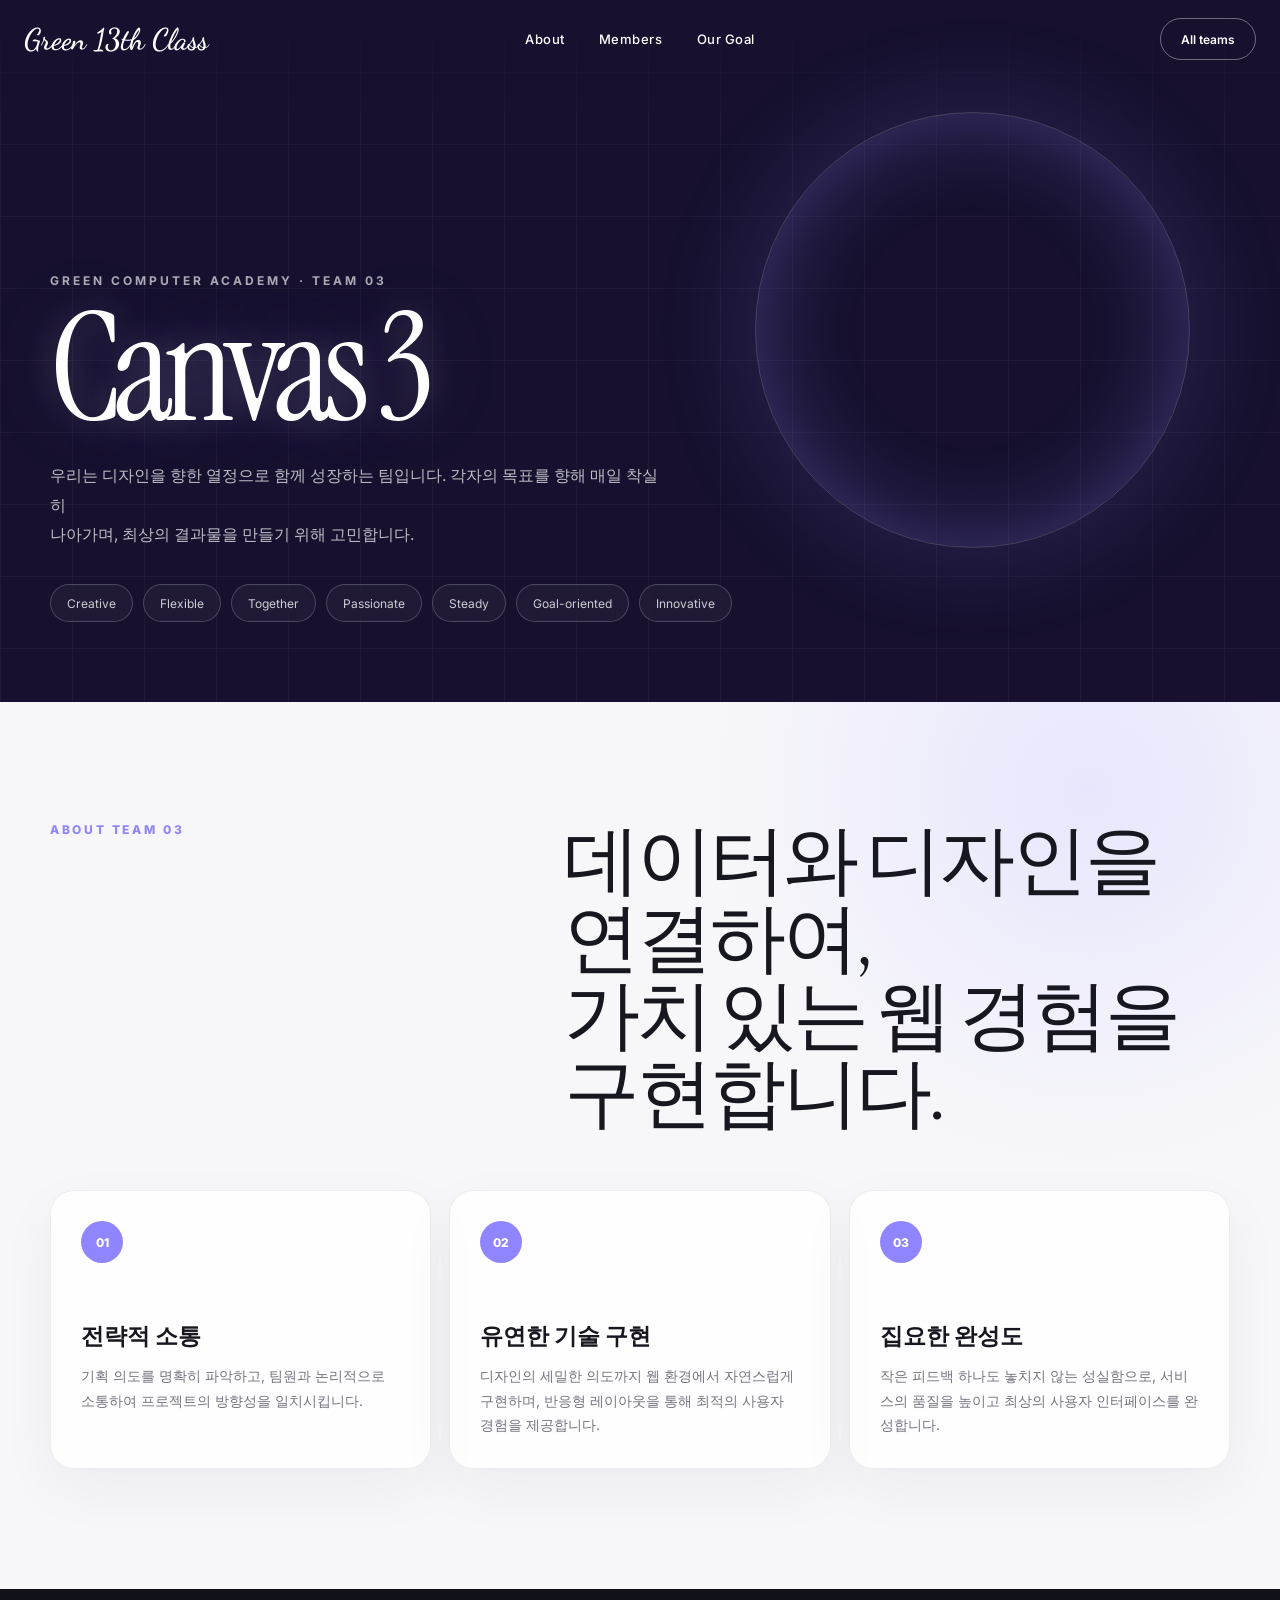
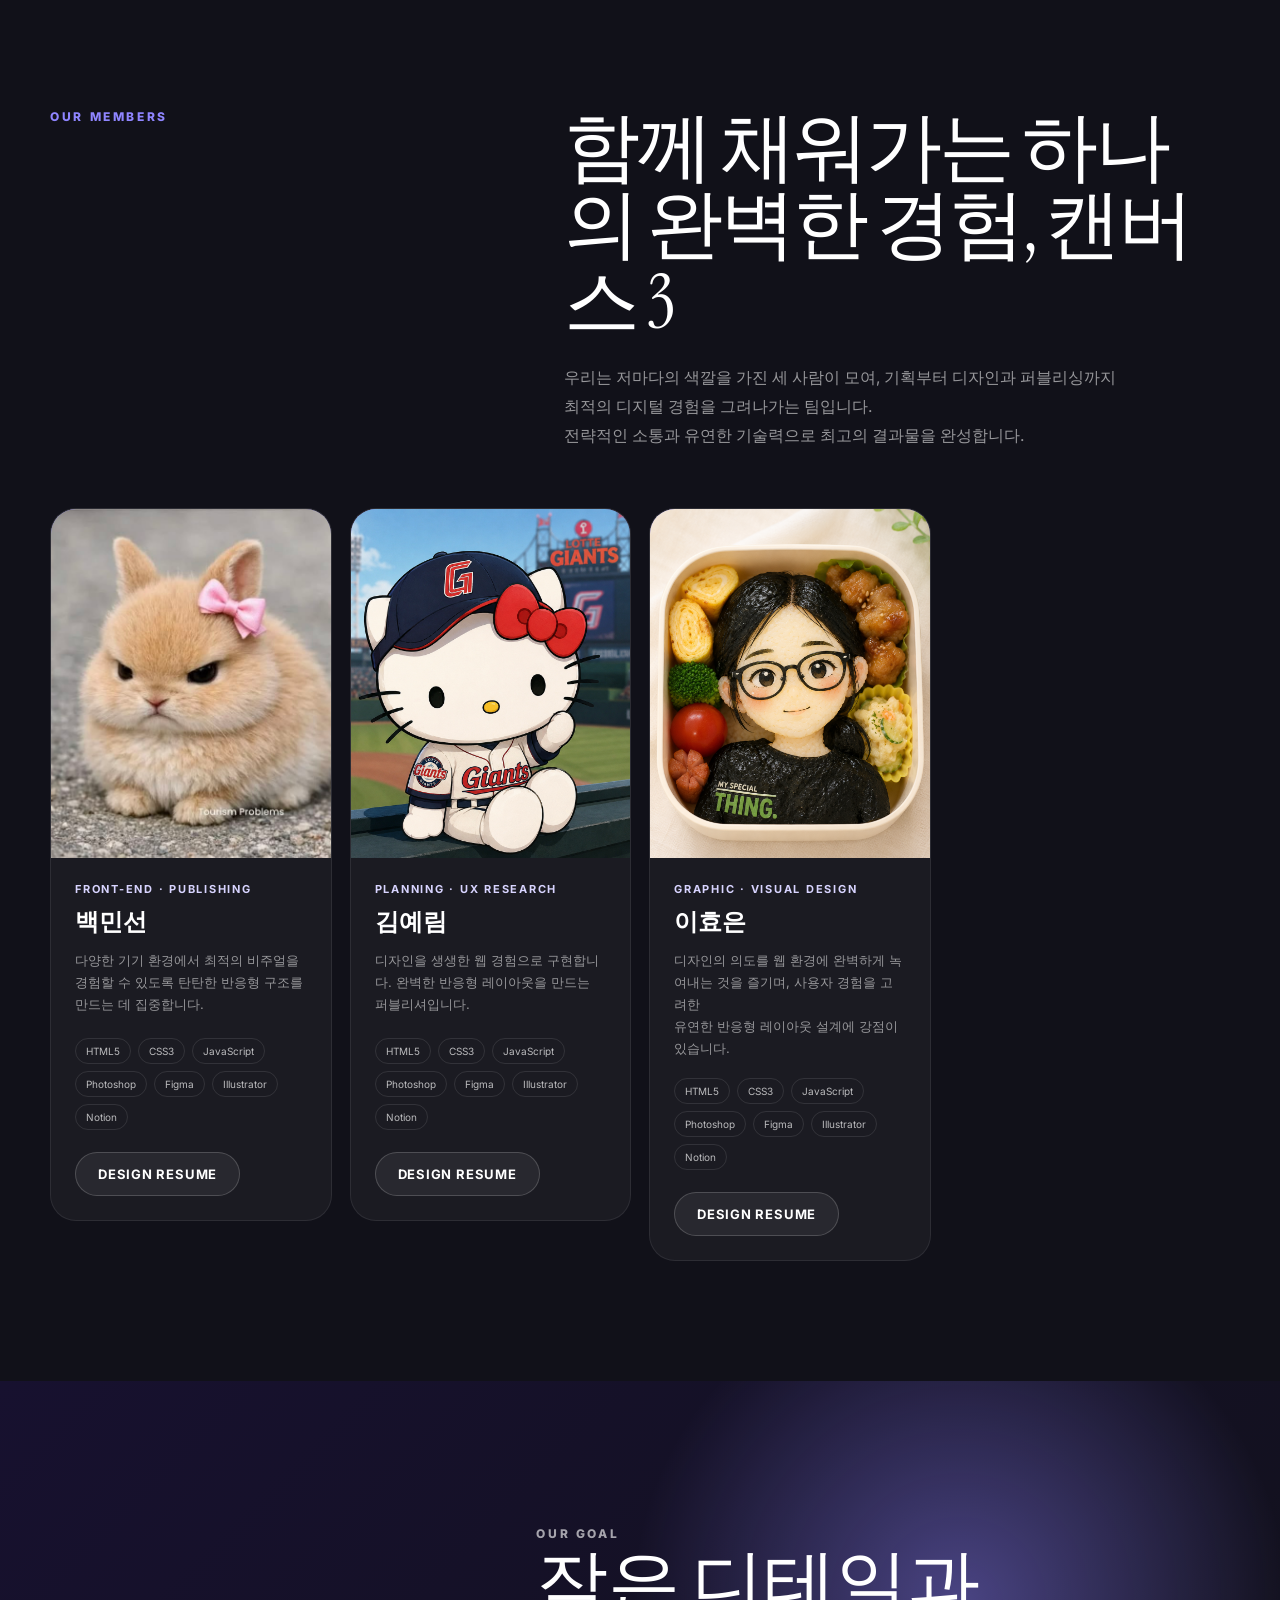
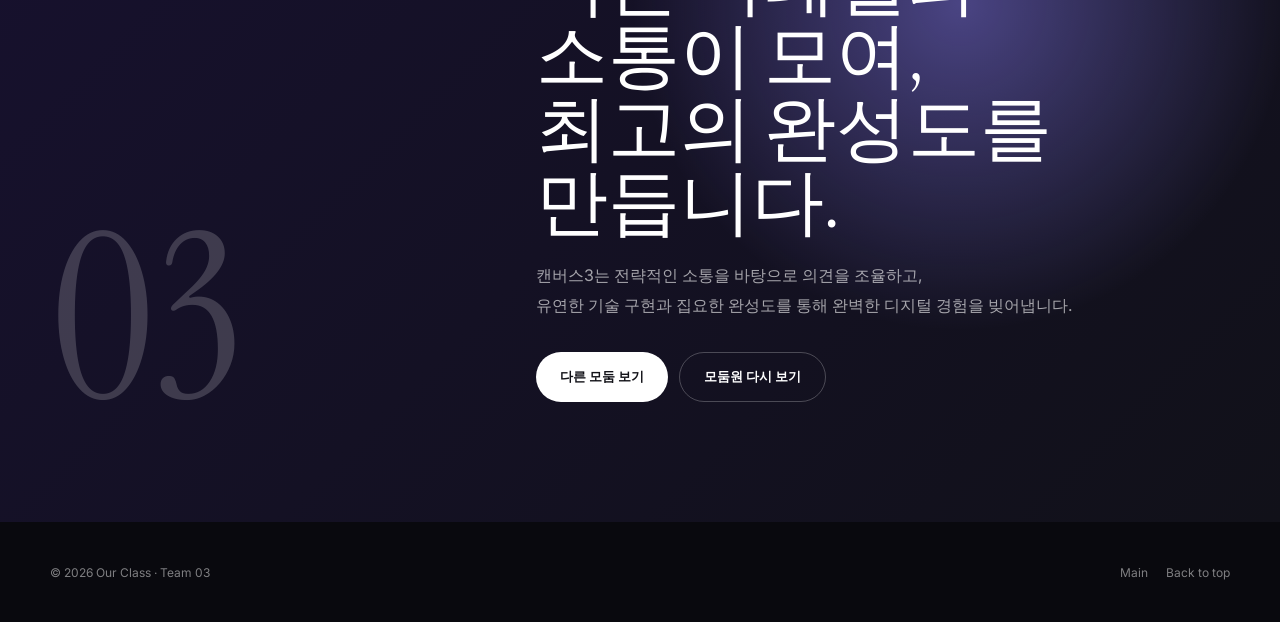
<file: team3/index.html>
<!DOCTYPE html>
<html lang="ko">
<head>
  <meta charset="UTF-8">
  <meta name="viewport" content="width=device-width, initial-scale=1.0">

  <meta
    name="description"
    content="3모둠의 구성원과 프로젝트 방향을 소개하는 페이지입니다."
  >

  <title>3모둠 소개 | Our Class</title>

  <link rel="preconnect" href="https://fonts.googleapis.com">
  <link rel="preconnect" href="https://fonts.gstatic.com" crossorigin>
  <link
    href="https://fonts.googleapis.com/css2?family=Dancing+Script:wght@400;500;600;700&family=Instrument+Serif:ital@0;1&family=Inter:wght@300;400;500;600;700;800;900&display=swap"
    rel="stylesheet"
  >

  <!-- 루트 공통 스타일 -->
  <link rel="stylesheet" href="../css/reset.css">
  <link rel="stylesheet" href="../css/style.css">
  <link rel="stylesheet" href="../css/team-common.css">

  <!-- 1모둠 개별 스타일 -->
  <link rel="stylesheet" href="./css/team3.css">
  <script src="../js/team.js" defer></script>
</head>

<body class="team-page team3-page">
  <!-- 공통 헤더 -->
  <header class="team-header">
    <div class="team-header-inner">
      <a href="../index.html" class="team-brand">
        Green 13th Class
      </a>

      <nav class="team-nav" aria-label="3모둠 주요 메뉴">
        <a href="#about">About</a>
        <a href="#members">Members</a>
        <a href="#goal">Our Goal</a>
      </nav>

      <a href="../index.html#teams" class="home-button">
        All teams
      </a>

      <button
        type="button"
        class="team-menu-button"
        aria-label="모바일 메뉴 열기"
        aria-expanded="false"
      >
        <span></span>
        <span></span>
        <span></span>
      </button>
    </div>
  </header>

  <div class="team-menu-overlay" aria-hidden="true"></div>

  <aside class="team-mobile-menu" aria-hidden="true">
    <a href="#about">About</a>
    <a href="#members">Members</a>
    <a href="#goal">Our Goal</a>
    <a href="../index.html#teams">All teams</a>
  </aside>

  <main>
    <!-- 히어로 배너 -->
    <section class="team-hero">
      <video class="team-hero-video" src="./video/team3.mov" autoplay muted loop playsinline aria-hidden="true"></video>
      <div class="team-inner">
        <div class="team-hero-content">
          <p class="team-eyebrow">
            GREEN COMPUTER ACADEMY · TEAM 03
          </p>

          <h1 class="team-hero-title">
            Canvas 3
          </h1>

          <p class="team-hero-copy">
            우리는 디자인을 향한 열정으로 함께 성장하는 팀입니다. 각자의 목표를 향해 매일 착실히 <br> 나아가며, 최상의 결과물을 만들기 위해 고민합니다.
          </p>

          <div class="team-hero-meta" aria-label="모둠 키워드">
            <span>Creative</span>
            <span>Flexible</span>
            <span>Together</span>
            <span>Passionate</span>
            <span>Steady</span>
            <span>Goal-oriented</span>
            <span>Innovative</span>
          </div>
        </div>
      </div>
    </section>

    <!-- 모둠 소개 -->
    <section class="team-section team-intro" id="about">
      <div class="team-inner">
        <div class="team-section-heading team-reveal">
          <p class="team-section-label">ABOUT TEAM 03</p>

          <div>
            <h2 class="team-section-title 1">
              데이터와 디자인을 <br> 연결하여, <br> 가치 있는 웹 경험을 <br> 구현합니다.
            </h2>

          
          </div>
        </div>

        <div class="team-intro-grid">
          <article class="team-value-card team-reveal">
            <span class="team-value-number">01</span>
            <h3>전략적 소통</h3>
            <p>
              기획 의도를 명확히 파악하고, 팀원과 논리적으로 소통하여 프로젝트의 방향성을 일치시킵니다.
            </p>
          </article>

          <article class="team-value-card team-reveal">
            <span class="team-value-number">02</span>
            <h3>유연한 기술 구현</h3>
            <p>
              디자인의 세밀한 의도까지 웹 환경에서 자연스럽게 구현하며, 반응형 레이아웃을 통해 최적의 사용자 경험을 제공합니다.
            </p>
          </article>

          <article class="team-value-card team-reveal">
            <span class="team-value-number">03</span>
            <h3>집요한 완성도</h3>
            <p>
              작은 피드백 하나도 놓치지 않는 성실함으로, 서비스의 품질을 높이고 최상의 사용자 인터페이스를 완성합니다.
            </p>
          </article>
        </div>
      </div>
    </section>

    <!-- 모둠원 소개 -->
    <section class="team-section members-section" id="members">
      <div class="team-inner">
        <div class="team-section-heading team-reveal">
          <p class="team-section-label">OUR MEMBERS</p>

          <div>
            <h2 class="team-section-title">
              함께 채워가는 하나의 완벽한 경험, 캔버스 3
            </h2>

            <p class="team-section-description">
              우리는 저마다의 색깔을 가진 세 사람이 모여, 기획부터 디자인과 퍼블리싱까지 <br> 최적의  디지털 경험을  그려나가는 팀입니다. <br> 전략적인 소통과 유연한 기술력으로 최고의 결과물을 완성합니다.
              
            </p>
          </div>
        </div>

        <div class="member-grid">

          
   

              <a class="member-card-link" href="./members/index.html#bms" aria-label="백민선 소개 페이지로 이동">
            <article class="member-card team-reveal">
              <div class="member-photo">
                <img src="./images/bms.jpg" alt="백민선">
                <!-- 예: <img src="./images/member2.jpg" alt="이코딩 프로필 사진"> -->
              </div>

              <div class="member-info">
                <p class="member-role">FRONT-END · PUBLISHING</p>
                <h3 class="member-name">백민선</h3>
                <p class="member-copy">
                     다양한 기기 환경에서 최적의 비주얼을 <br> 경험할 수 있도록 탄탄한 반응형 구조를 <br>만드는 데 집중합니다.

                </p>
                <div class="member-skills">
                 <span>HTML5</span>
                <span>CSS3</span>
                <span>JavaScript</span>
                <span>Photoshop</span>
                <span>Figma</span>
                <span>Illustrator</span>
                <span>Notion</span>
                </div>
                <span class="member-resume-link">Design Resume</span>
              </div>
            </article>
          </a>

          <a class="member-card-link" href="./members/index.html#kyr" aria-label="김예림 소개 페이지로 이동">
            <article class="member-card team-reveal">
              <div class="member-photo">
                <img src="./images/kyr.png" alt="김예림">
                <!-- 예: <img src="./images/member3.jpg" alt="박기획 프로필 사진"> -->
              </div>

              <div class="member-info">
                <p class="member-role">PLANNING · UX RESEARCH</p>
                <h3 class="member-name">김예림</h3>
                <p class="member-copy">
                    디자인을 생생한 웹 경험으로 구현합니다. 완벽한 반응형 레이아웃을 만드는 퍼블리셔입니다.

                </p>
                <div class="member-skills">
                <span>HTML5</span>
                <span>CSS3</span>
                <span>JavaScript</span>
                <span>Photoshop</span>
                <span>Figma</span>
                <span>Illustrator</span>
                <span>Notion</span>
                </div>
                <span class="member-resume-link">Design Resume</span>
              </div>
            </article>
          </a>

          <a class="member-card-link" href="./members/index2.html#lhy" aria-label="이효은 소개 페이지로 이동">
            <article class="member-card team-reveal">
              <div class="member-photo">
                <img src="./images/lhe.png" alt="이효은">
                <!-- 예: <img src="./images/member4.jpg" alt="최그래픽 프로필 사진"> -->
              </div>

              <div class="member-info">
                <p class="member-role">GRAPHIC · VISUAL DESIGN</p>
                <h3 class="member-name">이효은</h3>
                <p class="member-copy">
                  디자인의 의도를 웹 환경에 완벽하게 녹여내는 것을 즐기며, 사용자 경험을 고려한 <br> 유연한 반응형 레이아웃 설계에 강점이 있습니다.
                </p>
                <div class="member-skills">
                  <span>HTML5</span>
                <span>CSS3</span>
                <span>JavaScript</span>
                <span>Photoshop</span>
                <span>Figma</span>
                <span>Illustrator</span>
                <span>Notion</span>
                </div>
                <span class="member-resume-link">Design Resume</span>
              </div>
            </article>
          </a>


<!--         
          <article class="member-card team-reveal">
            <div class="member-photo">
              <img src="./images/bms.jpg" alt="백민선 프로필 사진">
            </div>

            <div class="member-info">
              <p class="member-role"> VISUAL DESIGN · PUBLISHING</p>
              <h3 class="member-name">백민선</h3>
              <p class="member-copy">
                기획한 디자인을 웹상에서 가장 자연스럽게 구현하는 과정을 즐깁니다. <br> 다양한 기기 환경에서 최적의 비주얼을 <br> 경험할 수 있도록 탄탄한 반응형 구조를 <br>만드는 데 집중합니다.
              </p>
              <div class="member-skills">
                <span>HTML5</span>
                <span>CSS3</span>
                <span>JavaScript</span>
                <span>Photoshop</span>
                <span>Figma</span>
                <span>Illustrator</span>
                <span>Notion</span>
              </div>
            </div>
          </article> -->

          <!-- <article class="member-card team-reveal">
            <div class="member-photo">
              <img src="./images/kyr.png" alt="김예림 프로필 사진">
            </div>

            <div class="member-info">
              <p class="member-role">PLANNING · UIUX RESEARCH</p>
              <h3 class="member-name">김예림</h3>
              <p class="member-copy">
                디자인을 생생한 웹 경험으로 구현합니다. 완벽한 반응형 레이아웃을 만드는 퍼블리셔입니다.
              </p>
              <div class="member-skills">
                <span>HTML5</span>
                <span>CSS3</span>
                <span>JavaScript</span>
                <span>Photoshop</span>
                <span>Figma</span>
                <span>Illustrator</span>
                <span>Notion</span>
              </div>
            </div>
          </article>

          <article class="member-card team-reveal">
            <div class="member-photo">
              <img src="./images/lhe.png" alt="이효은 프로필 사진">
            </div>

            <div class="member-info">
              <p class="member-role">GRAPHIC · VISUAL DESIGN</p>
              <h3 class="member-name">이효은</h3>
              <p class="member-copy">
                디자인의 의도를 웹 환경에 완벽하게 녹여내는 것을 즐기며, 사용자 경험을 고려한 <br> 유연한 반응형 레이아웃 설계에 강점이 있습니다.
              </p>
              <div class="member-skills">
                 <span>HTML5</span>
                <span>CSS3</span>
                <span>JavaScript</span>
                <span>Photoshop</span>
                <span>Figma</span>
                <span>Illustrator</span>
                <span>Notion</span>
              </div>
            </div>
          </article> -->
        </div>
      </div>
    </section>

    <!-- 모둠 목표 -->
    <section class="team-section goal-section" id="goal">
      <div class="team-inner goal-box">
        <p class="goal-number team-reveal">03</p>

        <div class="goal-content team-reveal">
          <p class="team-section-label">OUR GOAL</p>

          <h2>
            작은 디테일과 <br>소통이 모여, <br> 최고의 완성도를 <br> 만듭니다.
          </h2>

          <p>
            캔버스3는 전략적인 소통을 바탕으로 의견을 조율하고, <br> 유연한 기술 구현과 집요한 완성도를 통해 완벽한 디지털 경험을 빚어냅니다.
           
          </p>

          <div class="goal-actions">
            <a href="../index.html#teams" class="primary-link">
              다른 모둠 보기
            </a>
            <a href="#members" class="line-link">
              모둠원 다시 보기
            </a>
          </div>
        </div>
      </div>
    </section>
  </main>

  <footer class="team-footer">
    <p>© 2026 Our Class · Team 03</p>

    <div class="team-footer-links">
      <a href="../index.html">Main</a>
      <a href="#top" onclick="window.scrollTo({ top: 0, behavior: 'smooth' }); return false;">
        Back to top
      </a>
    </div>
  </footer>
</body>
</html>
</file>
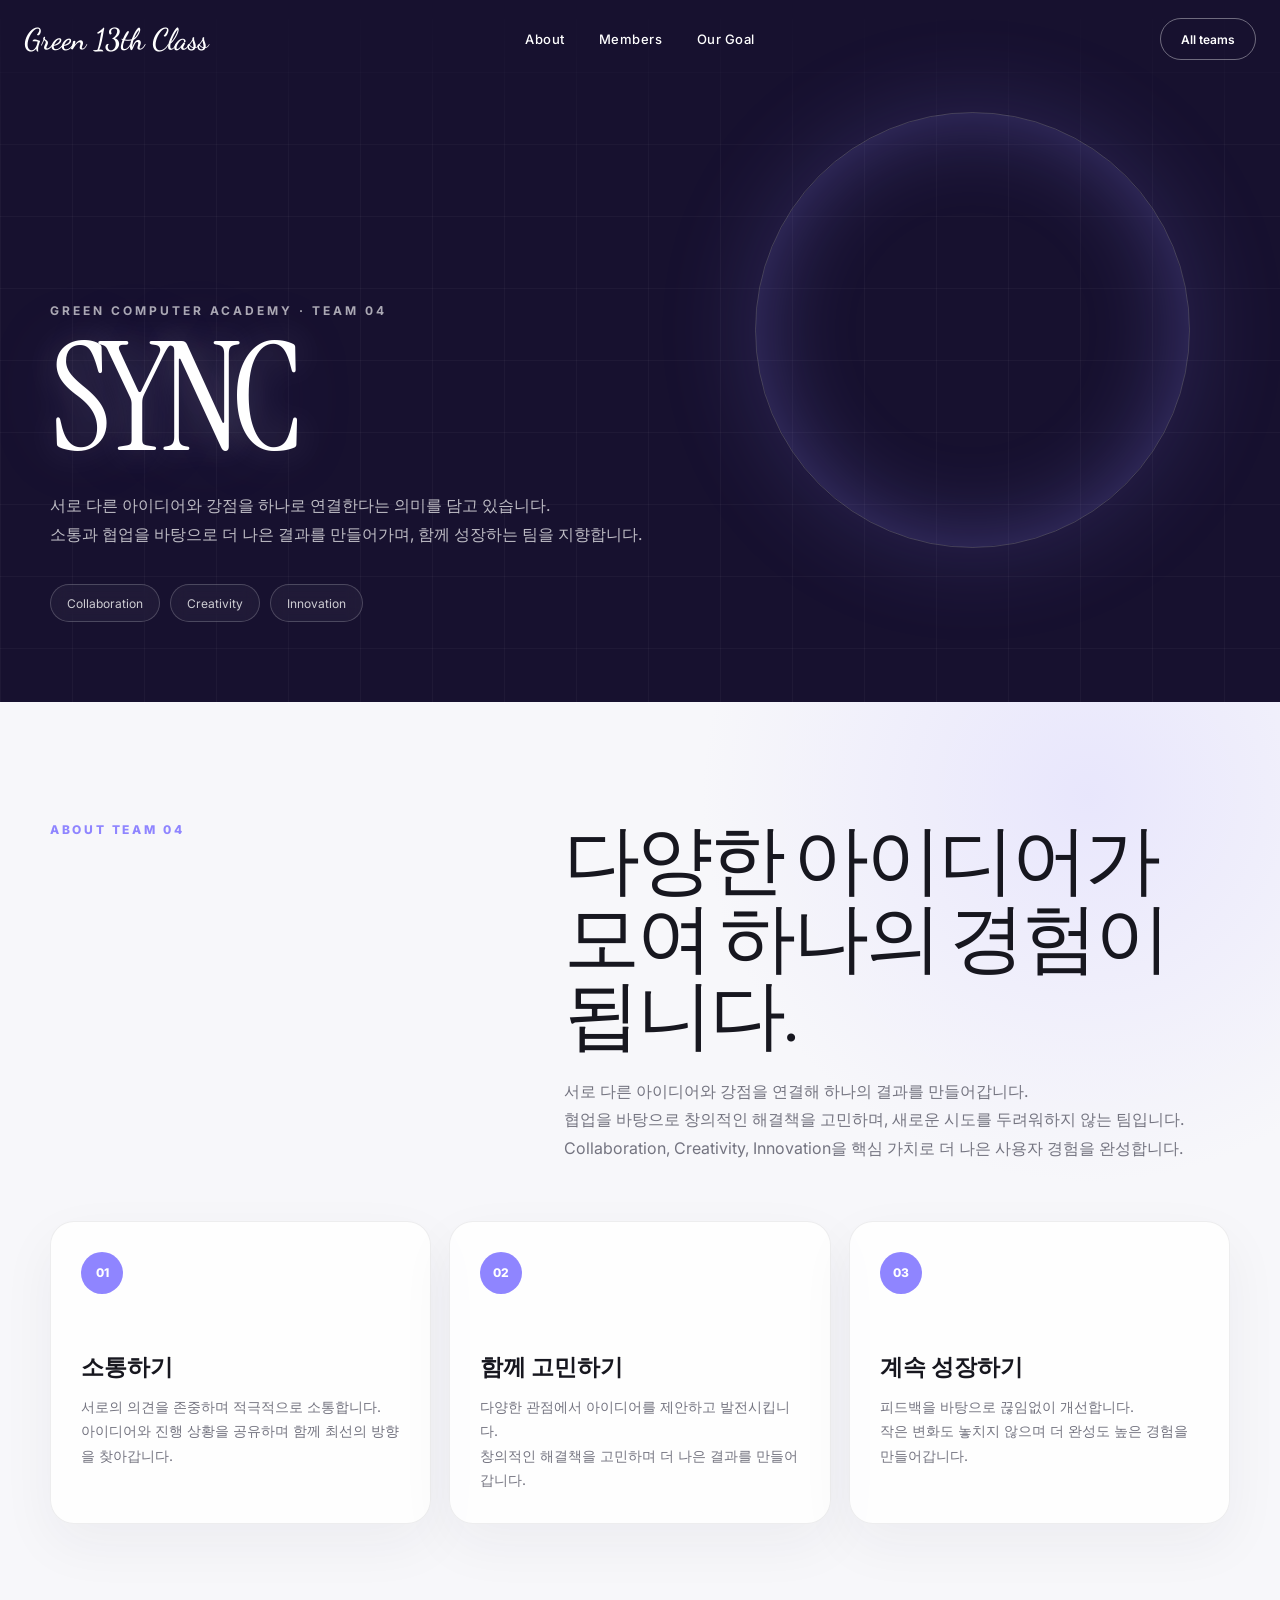
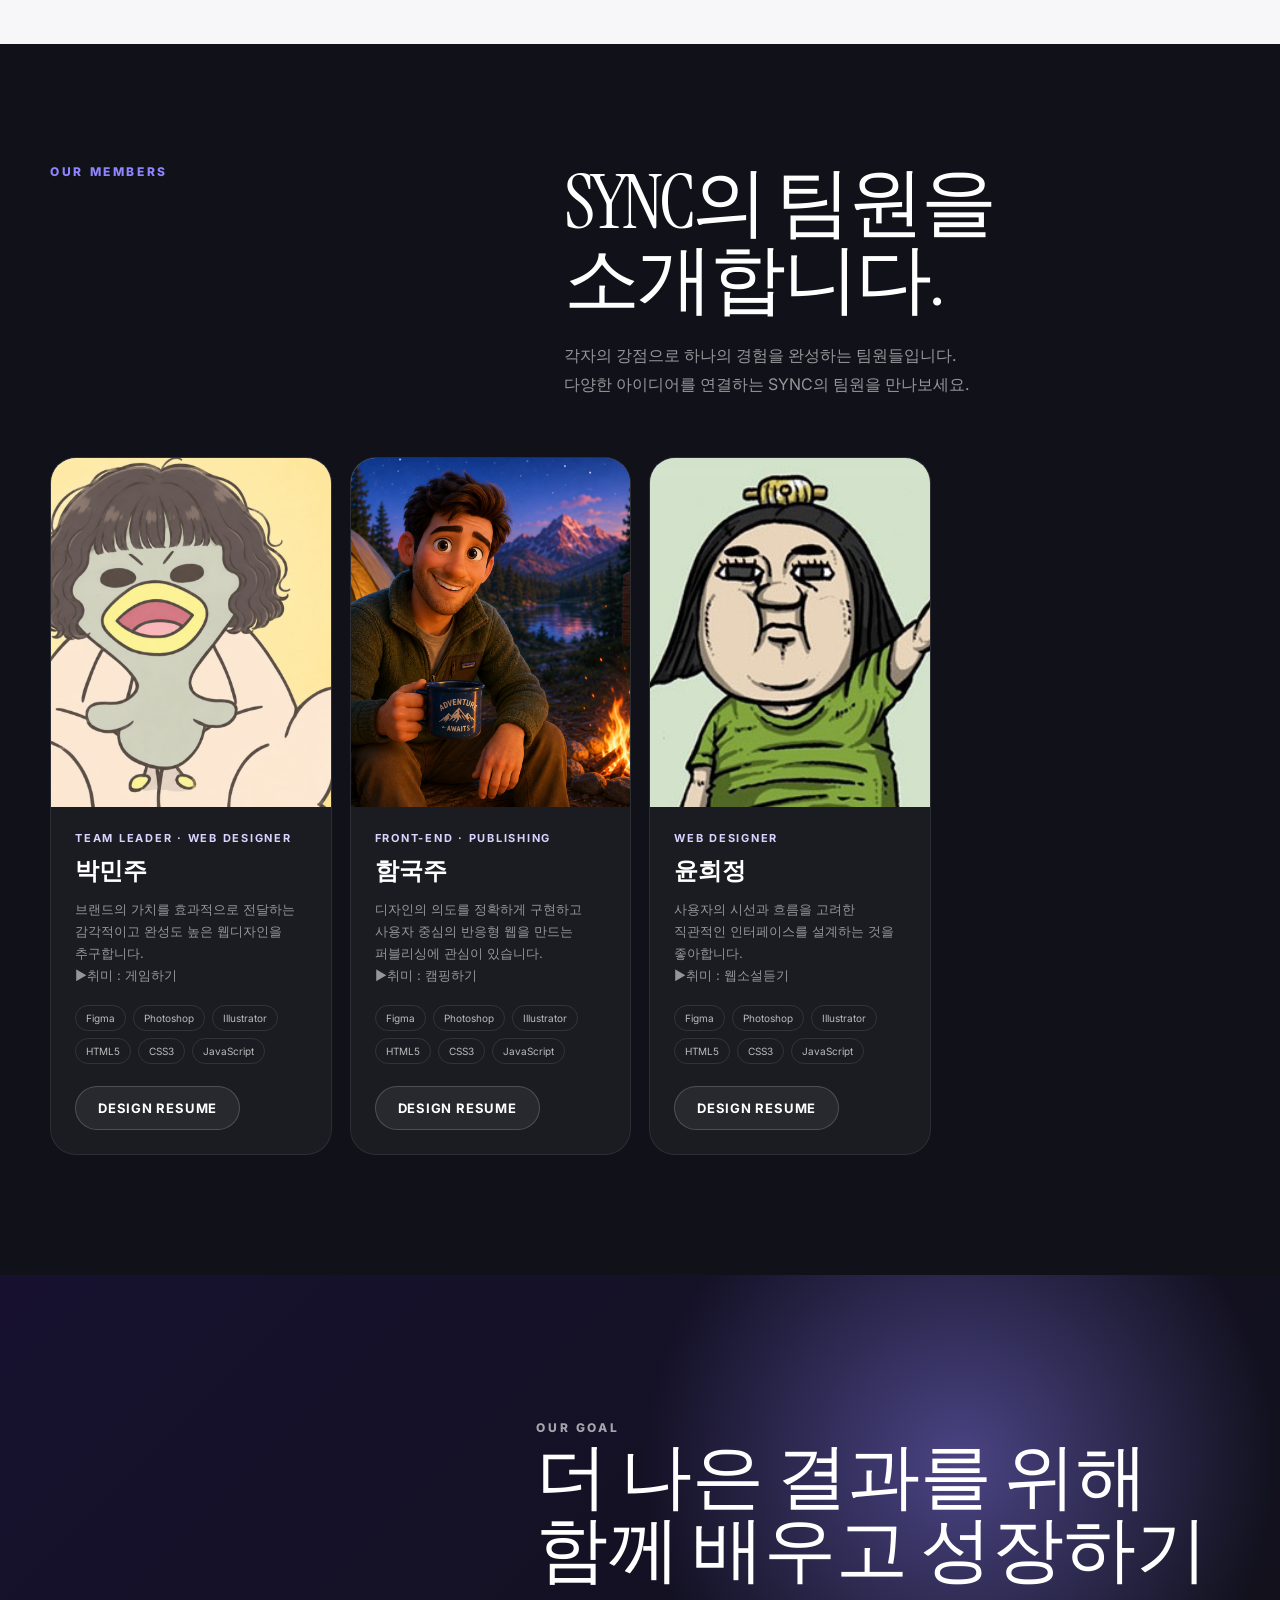
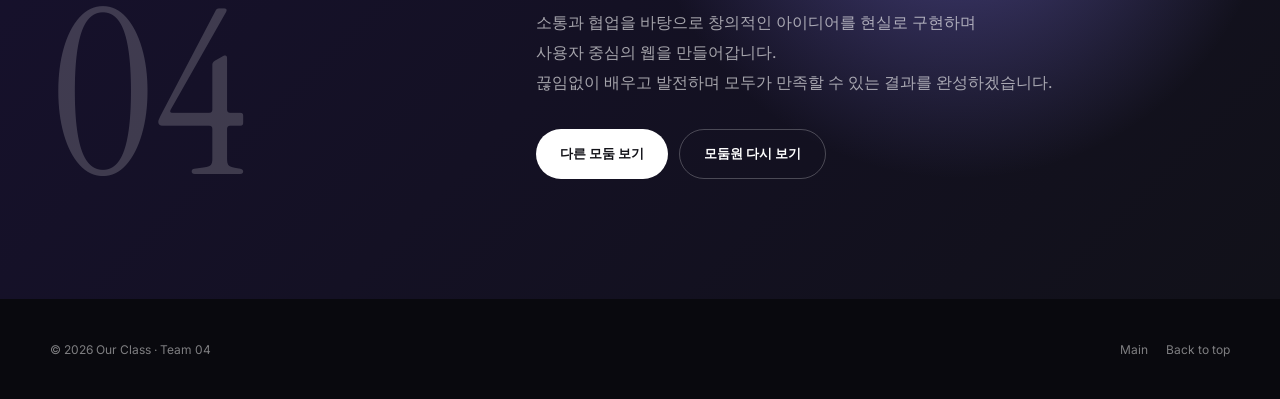
<file: team4/index.html>
<!DOCTYPE html>
<html lang="ko">
<head>
  <meta charset="UTF-8">
  <meta name="viewport" content="width=device-width, initial-scale=1.0">

  <meta
    name="description"
    content="4모둠의 구성원과 프로젝트 방향을 소개하는 페이지입니다."
  >

  <title>4모둠 소개 | Our Class</title>

  <link rel="preconnect" href="https://fonts.googleapis.com">
  <link rel="preconnect" href="https://fonts.gstatic.com" crossorigin>
  <link
    href="https://fonts.googleapis.com/css2?family=Dancing+Script:wght@400;500;600;700&family=Instrument+Serif:ital@0;1&family=Inter:wght@300;400;500;600;700;800;900&display=swap"
    rel="stylesheet"
  >

  <!-- 루트 공통 스타일 -->
  <link rel="stylesheet" href="../css/reset.css">
  <link rel="stylesheet" href="../css/style.css">
  <link rel="stylesheet" href="../css/team-common.css">

  <!-- 4모둠 개별 스타일 -->
  <link rel="stylesheet" href="./css/team4.css">

  <script src="../js/team.js" defer></script>
</head>

<body class="team-page team1-page">
  <!-- 공통 헤더 -->
  <header class="team-header">
    <div class="team-header-inner">
      <a href="../index.html" class="team-brand">
        Green 13th Class
      </a>

      <nav class="team-nav" aria-label="4모둠 주요 메뉴">
        <a href="#about">About</a>
        <a href="#members">Members</a>
        <a href="#goal">Our Goal</a>
      </nav>

      <a href="../index.html#teams" class="home-button">
        All teams
      </a>

      <button
        type="button"
        class="team-menu-button"
        aria-label="모바일 메뉴 열기"
        aria-expanded="false"
      >
        <span></span>
        <span></span>
        <span></span>
      </button>
    </div>
  </header>

  <div class="team-menu-overlay" aria-hidden="true"></div>

  <aside class="team-mobile-menu" aria-hidden="true">
    <a href="#about">About</a>
    <a href="#members">Members</a>
    <a href="#goal">Our Goal</a>
    <a href="../index.html#teams">All teams</a>
  </aside>

  <main>
    <!-- 히어로 배너 -->
    <section class="team-hero">
      <video
        class="team-hero-video"
        src="./video/IMG_6874.mov"
        autoplay
        muted
        playsinline
        preload="auto"
        aria-hidden="true"
      ></video>

      <div class="team-inner">
        <div class="team-hero-content">
          <p class="team-eyebrow">
            GREEN COMPUTER ACADEMY · TEAM 04
          </p>

          <h1 class="team-hero-title">
            SYNC
          </h1>

          <p class="team-hero-copy">
            서로 다른 아이디어와 강점을 하나로 연결한다는 의미를 담고 있습니다. <br>
            소통과 협업을 바탕으로 더 나은 결과를 만들어가며, 함께 성장하는 팀을 지향합니다.
          </p>

          <div class="team-hero-meta" aria-label="모둠 키워드">
            <span>Collaboration</span>
            <span>Creativity</span>
            <span>Innovation</span>
          </div>
        </div>
      </div>
    </section>

    <!-- 모둠 소개 -->
    <section class="team-section team-intro" id="about">
      <div class="team-inner">
        <div class="team-section-heading team-reveal">
          <p class="team-section-label">ABOUT TEAM 04</p>

          <div>
            <h2 class="team-section-title">
              다양한 아이디어가<br> 모여
              하나의 경험이<br> 됩니다.
            </h2>

            <p class="team-section-description">
              서로 다른 아이디어와 강점을 연결해 하나의 결과를 만들어갑니다. <br>
              협업을 바탕으로 창의적인 해결책을 고민하며, 새로운 시도를 두려워하지 않는 팀입니다. <br>
              Collaboration, Creativity, Innovation을 핵심 가치로 더 나은 사용자 경험을 완성합니다.
            </p>
          </div>
        </div>

        <div class="team-intro-grid">
          <article class="team-value-card team-reveal">
            <span class="team-value-number">01</span>
            <h3>소통하기</h3>
            <p>
              서로의 의견을 존중하며 적극적으로 소통합니다. <br>
              아이디어와 진행 상황을 공유하며 함께 최선의 방향을 찾아갑니다.
            </p>
          </article>

          <article class="team-value-card team-reveal">
            <span class="team-value-number">02</span>
            <h3>함께 고민하기</h3>
            <p>
              다양한 관점에서 아이디어를 제안하고 발전시킵니다. <br>
              창의적인 해결책을 고민하며 더 나은 결과를 만들어갑니다.
            </p>
          </article>

          <article class="team-value-card team-reveal">
            <span class="team-value-number">03</span>
            <h3>계속 성장하기</h3>
            <p>
              피드백을 바탕으로 끊임없이 개선합니다. <br>
              작은 변화도 놓치지 않으며 더 완성도 높은 경험을 만들어갑니다.
            </p>
          </article>
        </div>
      </div>
    </section>

    <!-- 모둠원 소개 -->
    <section class="team-section members-section" id="members">
      <div class="team-inner">
        <div class="team-section-heading team-reveal">
          <p class="team-section-label">OUR MEMBERS</p>

          <div>
            <h2 class="team-section-title">
              SYNC의 팀원을<br> 소개합니다.
            </h2>

            <p class="team-section-description">
              각자의 강점으로 하나의 경험을 완성하는 팀원들입니다. <br>
              다양한 아이디어를 연결하는 SYNC의 팀원을 만나보세요.
            </p>
          </div>
        </div>

        <div class="member-grid">
          <article class="member-card team-reveal">
            <div class="member-photo">
              <img src="./images/member1.jpg" alt="박민주 프로필 사진">
            </div>

            <div class="member-info">
              <p class="member-role">TEAM LEADER · WEB DESIGNER</p>
              <h3 class="member-name">박민주</h3>
              <p class="member-copy">
                브랜드의 가치를 효과적으로 전달하는<br>
                감각적이고 완성도 높은 웹디자인을 <br>추구합니다. <br>
                ▶취미 : 게임하기
              </p>
              <div class="member-skills">
                <span>Figma</span>
                <span>Photoshop</span>
                <span>Illustrator</span>
                <span>HTML5</span>
                <span>CSS3</span>
                <span>JavaScript</span>
              </div>
              <a href="./members/index.html#park-design"><span class="member-resume-link">Design Resume</span></a>
            </div>
          </article>

          <article class="member-card team-reveal">
            <div class="member-photo">
              <img src="./images/member2.png" alt="함국주 프로필 사진">
            </div>

            <div class="member-info">
              <p class="member-role">FRONT-END · PUBLISHING</p>
              <h3 class="member-name">함국주</h3>
              <p class="member-copy">
                디자인의 의도를 정확하게 구현하고<br>
                사용자 중심의 반응형 웹을 만드는 <br> 퍼블리싱에 관심이 있습니다. <br>
                ▶취미 : 캠핑하기
              </p>
              <div class="member-skills">
                <span>Figma</span>
                <span>Photoshop</span>
                <span>Illustrator</span>
                <span>HTML5</span>
                <span>CSS3</span>
                <span>JavaScript</span>
              </div>
              <a href="./members/index.html#ham-coding"><span class="member-resume-link">Design Resume</span></a>
            </div>
          </article>

          <article class="member-card team-reveal">
            <div class="member-photo">
              <img src="./images/member3.jpg" alt="윤희정 프로필 사진">
            </div>

            <div class="member-info">
              <p class="member-role">WEB DESIGNER</p>
              <h3 class="member-name">윤희정</h3>
              <p class="member-copy">
                사용자의 시선과 흐름을 고려한 <br>
                직관적인 인터페이스를 설계하는 것을 <br>좋아합니다.<br>
                ▶취미 : 웹소설듣기
              </p>
              <div class="member-skills">
                <span>Figma</span>
                <span>Photoshop</span>
                <span>Illustrator</span>
                <span>HTML5</span>
                <span>CSS3</span>
                <span>JavaScript</span>
              </div>
              <a href="./members/index.html#yoon-design"><span class="member-resume-link">Design Resume</span></a>
            </div>
          </article>
  

        </div>
      </div>
    </section>

    <!-- 모둠 목표 -->
    <section class="team-section goal-section" id="goal">
      <div class="team-inner goal-box">
        <p class="goal-number team-reveal">04</p>

        <div class="goal-content team-reveal">
          <p class="team-section-label">OUR GOAL</p>

          <h2>
            더 나은 결과를 위해<br>
            함께 배우고 성장하기
          </h2>

          <p>
            소통과 협업을 바탕으로 창의적인 아이디어를 현실로 구현하며 <br>
            사용자 중심의 웹을 만들어갑니다. <br>
            끊임없이 배우고 발전하며 모두가 만족할 수 있는 결과를 완성하겠습니다.
          </p>

          <div class="goal-actions">
            <a href="../index.html#teams" class="primary-link">
              다른 모둠 보기
            </a>
            <a href="#members" class="line-link">
              모둠원 다시 보기
            </a>
          </div>
        </div>
      </div>
    </section>
  </main>

  <footer class="team-footer">
    <p>© 2026 Our Class · Team 04</p>

    <div class="team-footer-links">
      <a href="../index.html">Main</a>
      <a href="#top" onclick="window.scrollTo({ top: 0, behavior: 'smooth' }); return false;">
        Back to top
      </a>
    </div>
  </footer>
</body>
</html>
</file>
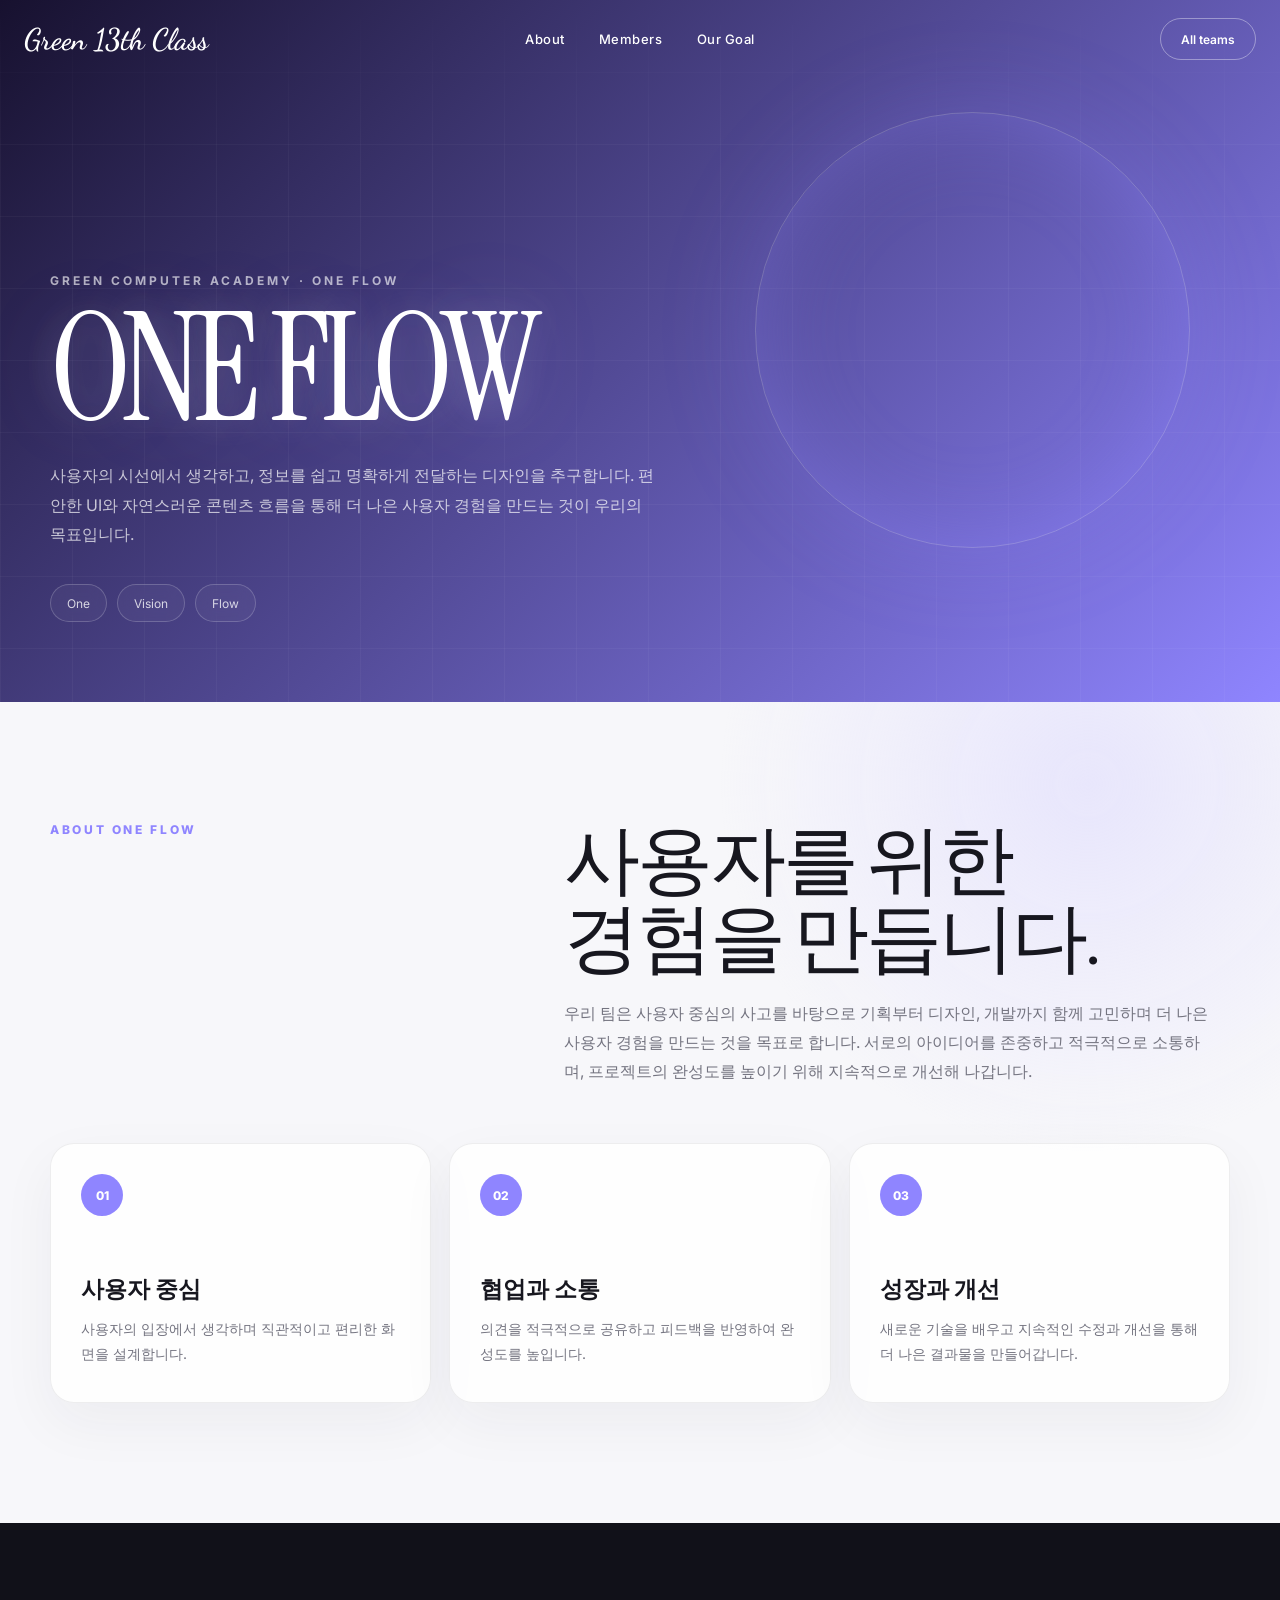
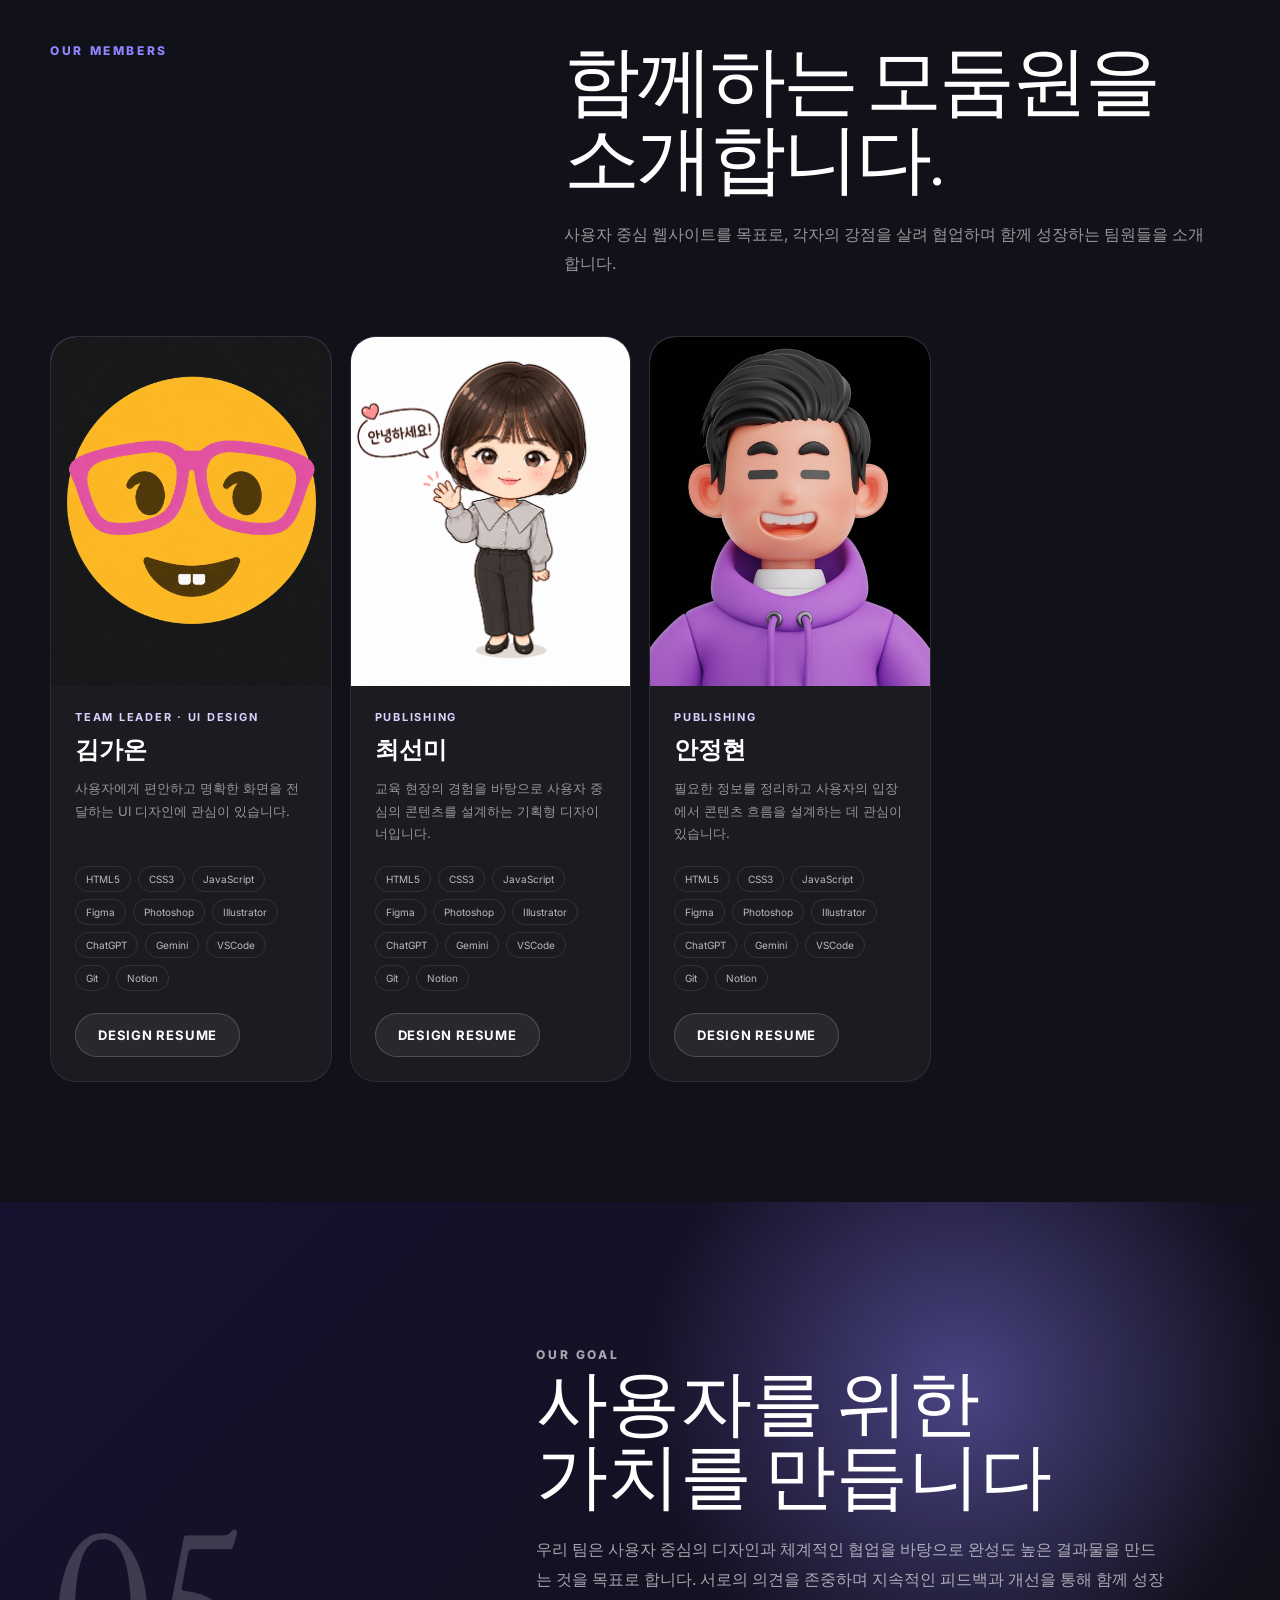
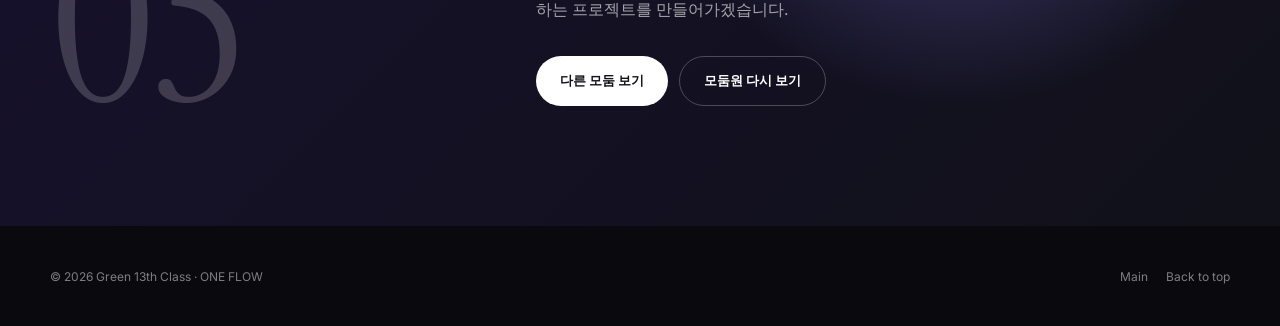
<file: team5/index.html>
<!DOCTYPE html>
<html lang="ko">
<head>
  <meta charset="UTF-8">
  <meta name="viewport" content="width=device-width, initial-scale=1.0">

  <meta
    name="description"
    content="5모둠의 구성원과 프로젝트 방향을 소개하는 페이지입니다."
  >

  <title>5모둠 소개 | Green 13th Class</title>

  <link rel="preconnect" href="https://fonts.googleapis.com">
  <link rel="preconnect" href="https://fonts.gstatic.com" crossorigin>
  <link
    href="https://fonts.googleapis.com/css2?family=Dancing+Script:wght@400;500;600;700&family=Instrument+Serif:ital@0;1&family=Inter:wght@300;400;500;600;700;800;900&display=swap"
    rel="stylesheet"
  >

  <!-- 루트 공통 스타일 -->
  <link rel="stylesheet" href="../css/reset.css">
  <link rel="stylesheet" href="../css/style.css">
  <link rel="stylesheet" href="../css/team-common.css">

  <!-- 1모둠 개별 스타일 -->
  <link rel="stylesheet" href="./css/team5.css">

  <script src="../js/team.js" defer></script>
</head>

<body class="team-page team1-page">
  <!-- 공통 헤더 -->
  <header class="team-header">
    <div class="team-header-inner">
      <a href="../index.html" class="team-brand">
        Green 13th Class
      </a>

      <nav class="team-nav" aria-label="1모둠 주요 메뉴">
        <a href="#about">About</a>
        <a href="#members">Members</a>
        <a href="#goal">Our Goal</a>
      </nav>

      <a href="../index.html#teams" class="home-button">
        All teams
      </a>

      <button
        type="button"
        class="team-menu-button"
        aria-label="모바일 메뉴 열기"
        aria-expanded="false"
      >
        <span></span>
        <span></span>
        <span></span>
      </button>
    </div>
  </header>

  <div class="team-menu-overlay" aria-hidden="true"></div>

  <aside class="team-mobile-menu" aria-hidden="true">
    <a href="#about">About</a>
    <a href="#members">Members</a>
    <a href="#goal">Our Goal</a>
    <a href="../index.html#teams">All teams</a>
  </aside>

  <main>
    <!-- 히어로 배너 -->
    <section class="team-hero">
      <video
        class="team-hero-video"
        src="./video/IMG_5516.mov"
        autoplay
        muted
        loop
        playsinline
        aria-hidden="true"
      ></video>
      <div class="team-inner">
        <div class="team-hero-content">
          <p class="team-eyebrow">
            GREEN COMPUTER ACADEMY · ONE FLOW
          </p>

          <h1 class="team-hero-title">
            ONE FLOW
          </h1>

          <p class="team-hero-copy">
            사용자의 시선에서 생각하고, 정보를 쉽고 명확하게 전달하는 디자인을 추구합니다. 편안한 UI와 자연스러운 콘텐츠 흐름을 통해 더 나은 사용자 경험을 만드는 것이 우리의 목표입니다.
          </p>

          <div class="team-hero-meta" aria-label="모둠 키워드">
            <span>One</span>
            <span>Vision</span>
            <span>Flow</span>
          </div>
        </div>
      </div>
    </section>

    <!-- 모둠 소개 -->
    <section class="team-section team-intro" id="about">
      <div class="team-inner">
        <div class="team-section-heading team-reveal">
          <p class="team-section-label">ABOUT ONE FLOW</p>

          <div>
            <h2 class="team-section-title">
              사용자를 위한<br>
              경험을 만듭니다.
            </h2>

            <p class="team-section-description">
              우리 팀은 사용자 중심의 사고를 바탕으로 기획부터 디자인, 개발까지 함께 고민하며 더 나은 사용자 경험을 만드는 것을 목표로 합니다. 서로의 아이디어를 존중하고 적극적으로 소통하며, 프로젝트의 완성도를 높이기 위해 지속적으로 개선해 나갑니다.
            </p>
          </div>
        </div>

        <div class="team-intro-grid">
          <article class="team-value-card team-reveal">
            <span class="team-value-number">01</span>
            <h3>사용자 중심</h3>
            <p>
              사용자의 입장에서 생각하며 직관적이고 편리한 화면을 설계합니다.
            </p>
          </article>

          <article class="team-value-card team-reveal">
            <span class="team-value-number">02</span>
            <h3>협업과 소통</h3>
            <p>
              의견을 적극적으로 공유하고 피드백을 반영하여 완성도를 높입니다.
            </p>
          </article>

          <article class="team-value-card team-reveal">
            <span class="team-value-number">03</span>
            <h3>성장과 개선</h3>
            <p>
              새로운 기술을 배우고 지속적인 수정과 개선을 통해 더 나은 결과물을 만들어갑니다.
            </p>
          </article>
        </div>
      </div>
    </section>

    <!-- 모둠원 소개 -->
    <section class="team-section members-section" id="members">
      <div class="team-inner">
        <div class="team-section-heading team-reveal">
          <p class="team-section-label">OUR MEMBERS</p>

          <div>
            <h2 class="team-section-title">
              함께하는 모둠원을<br>
              소개합니다.
            </h2>

            <p class="team-section-description">
              사용자 중심 웹사이트를 목표로, 각자의 강점을 살려 협업하며 함께 성장하는 팀원들을 소개합니다.
            </p>
          </div>
        </div>

        <div class="member-grid">
          <a class="member-card-link" href="./members/index.html#kgo" aria-label="팀 소개 페이지로 이동">
          <article class="member-card team-reveal">
            <div class="member-photo">
              <!-- 예: <img src="./images/member1.jpg" alt="김디자인 프로필 사진"> -->
               <img src="./images/hero.png" alt="김가온 프로필 사진">
            </div>

            <div class="member-info">
              <p class="member-role">TEAM LEADER · UI DESIGN</p>
              <h3 class="member-name">김가온</h3>
              <p class="member-copy">
                사용자에게 편안하고 명확한 화면을 전달하는
                UI 디자인에 관심이 있습니다.
              </p>
              <div class="member-skills">
                <span>HTML5</span>
                <span>CSS3</span>
                <span>JavaScript</span>
                <span>Figma</span>
                <span>Photoshop</span>
                <span>Illustrator</span>
                <span>ChatGPT</span>
                <span>Gemini</span>
                <span>VSCode</span>
                <span>Git</span>
                <span>Notion</span>
              </div>
              <span class="member-resume-link">Design Resume</span>
            </div>
          </article>
        </a>

        <a class="member-card-link" href="./members/index.html#csm" aria-label="팀 소개 페이지로 이동">
          <article class="member-card team-reveal">
            <div class="member-photo">
              <!-- 예: <img src="./images/member2.jpg" alt="이코딩 프로필 사진"> -->
               <img src="./images/member1.png" alt="최선미 프로필 사진">
            </div>

            <div class="member-info">
              <p class="member-role">PUBLISHING</p>
              <h3 class="member-name">최선미</h3>
              <p class="member-copy">
                교육 현장의 경험을 바탕으로 사용자 중심의 콘텐츠를 설계하는 기획형
                디자이너입니다.
              </p>
              <div class="member-skills">
                <span>HTML5</span>
                <span>CSS3</span>
                <span>JavaScript</span>
                <span>Figma</span>
                <span>Photoshop</span>
                <span>Illustrator</span>
                <span>ChatGPT</span>
                <span>Gemini</span>
                <span>VSCode</span>
                <span>Git</span>
                <span>Notion</span>
              </div>
              <span class="member-resume-link">Design Resume</span>
            </div>
          </article>
          </a>

          <a class="member-card-link" href="./members/index.html#ajh" aria-label="팀 소개 페이지로 이동">
          <article class="member-card team-reveal">
            <div class="member-photo">
               <img src="./images/member2.jpg" alt="안정현 프로필 사진">
            </div>

            <div class="member-info">
              <p class="member-role">PUBLISHING</p>
              <h3 class="member-name">안정현</h3>
              <p class="member-copy">
                필요한 정보를 정리하고 사용자의 입장에서
                콘텐츠 흐름을 설계하는 데 관심이 있습니다.
              </p>
              <div class="member-skills">
                <span>HTML5</span>
                <span>CSS3</span>
                <span>JavaScript</span>
                <span>Figma</span>
                <span>Photoshop</span>
                <span>Illustrator</span>
                <span>ChatGPT</span>
                <span>Gemini</span>
                <span>VSCode</span>
                <span>Git</span>
                <span>Notion</span>
              </div>
              <span class="member-resume-link">Design Resume</span>
            </div>
          </article>
          </a>
          
        </div>
      </div>
    </section>

    <!-- 모둠 목표 -->
    <section class="team-section goal-section" id="goal">
      <div class="team-inner goal-box">
        <p class="goal-number team-reveal">05</p>

        <div class="goal-content team-reveal">
          <p class="team-section-label">OUR GOAL</p>

          <h2>
            사용자를 위한<br>가치를 만듭니다
          </h2>

          <p>
            우리 팀은 사용자 중심의 디자인과 체계적인 협업을 바탕으로 완성도 높은 결과물을 만드는 것을 목표로 합니다. 서로의 의견을 존중하며 지속적인 피드백과 개선을 통해 함께 성장하는 프로젝트를 만들어가겠습니다.
          </p>

          <div class="goal-actions">
            <a href="../index.html#teams" class="primary-link">
              다른 모둠 보기
            </a>
            <a href="#members" class="line-link">
              모둠원 다시 보기
            </a>
          </div>
        </div>
      </div>
    </section>
  </main>

  <footer class="team-footer">
    <p>© 2026 Green 13th Class · ONE FLOW</p>

    <div class="team-footer-links">
      <a href="../index.html">Main</a>
      <a href="#top" onclick="window.scrollTo({ top: 0, behavior: 'smooth' }); return false;">
        Back to top
      </a>
    </div>
  </footer>
</body>
</html>
</file>
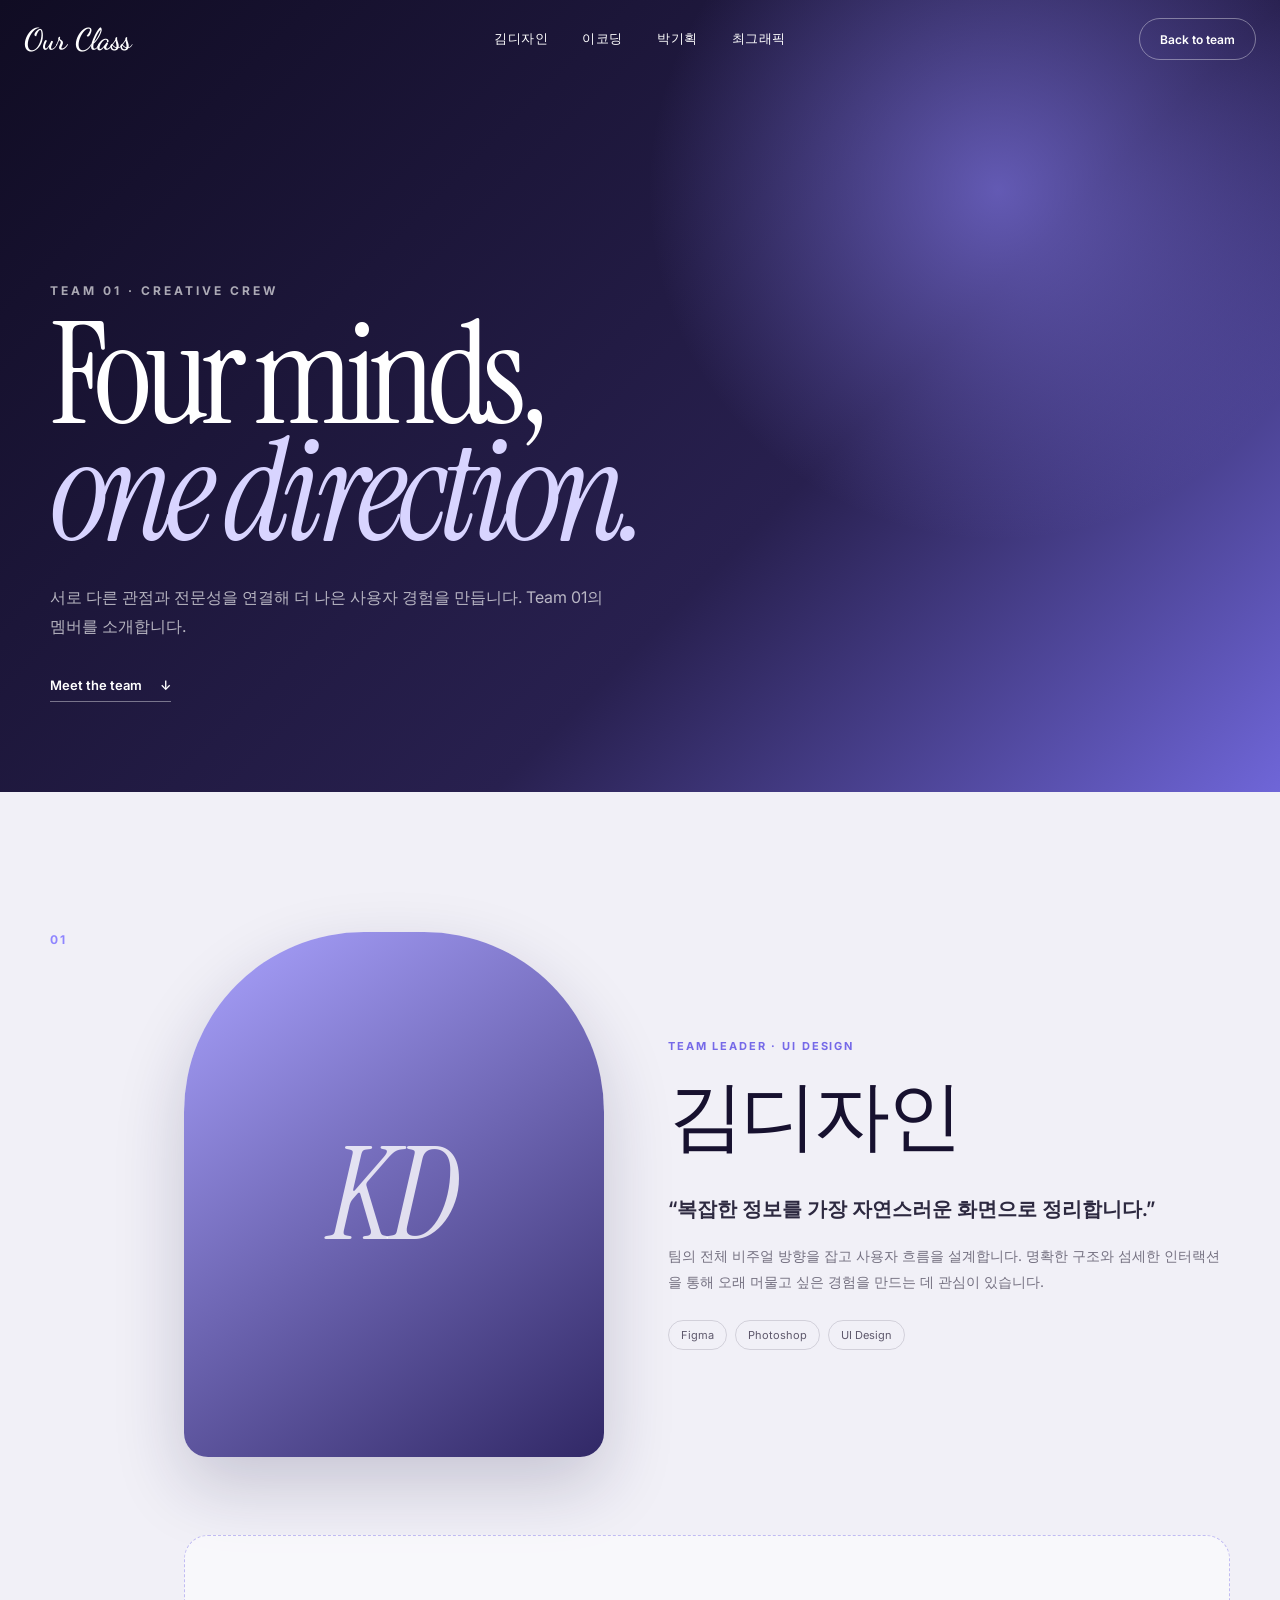
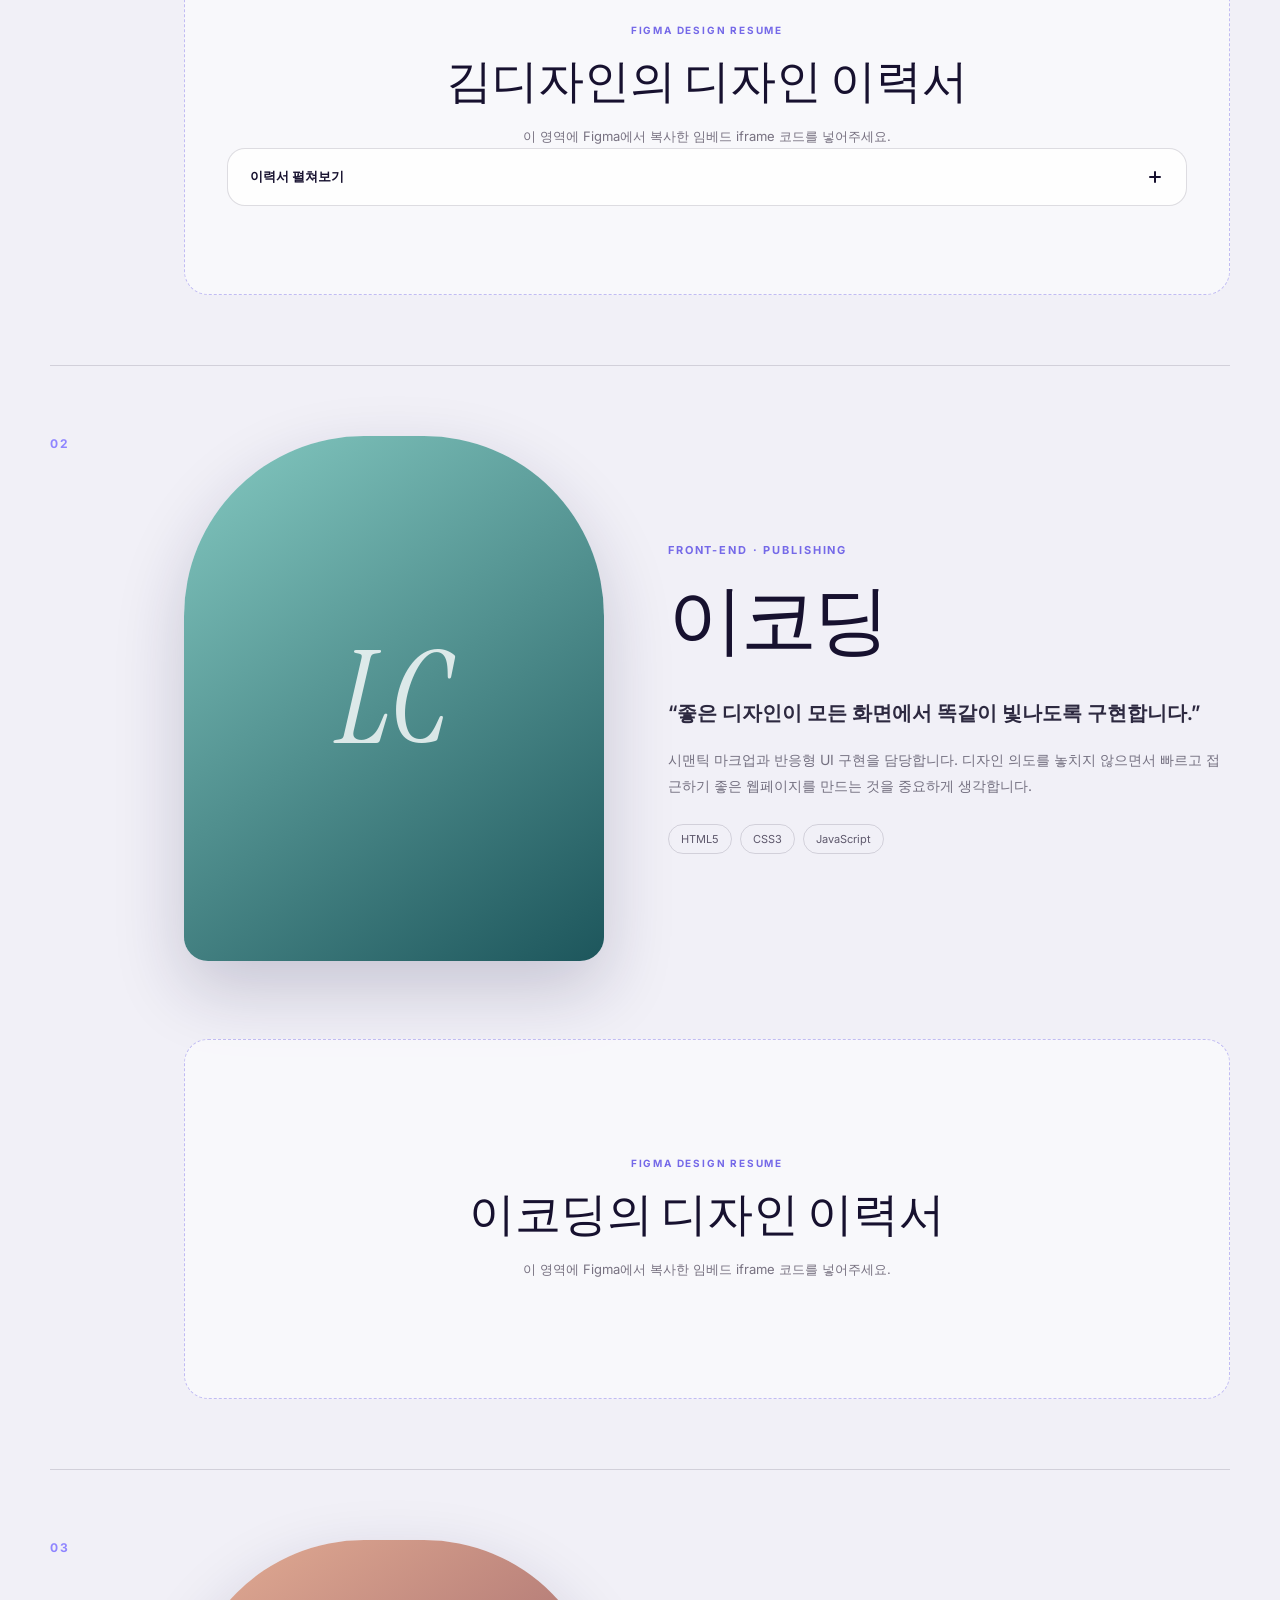
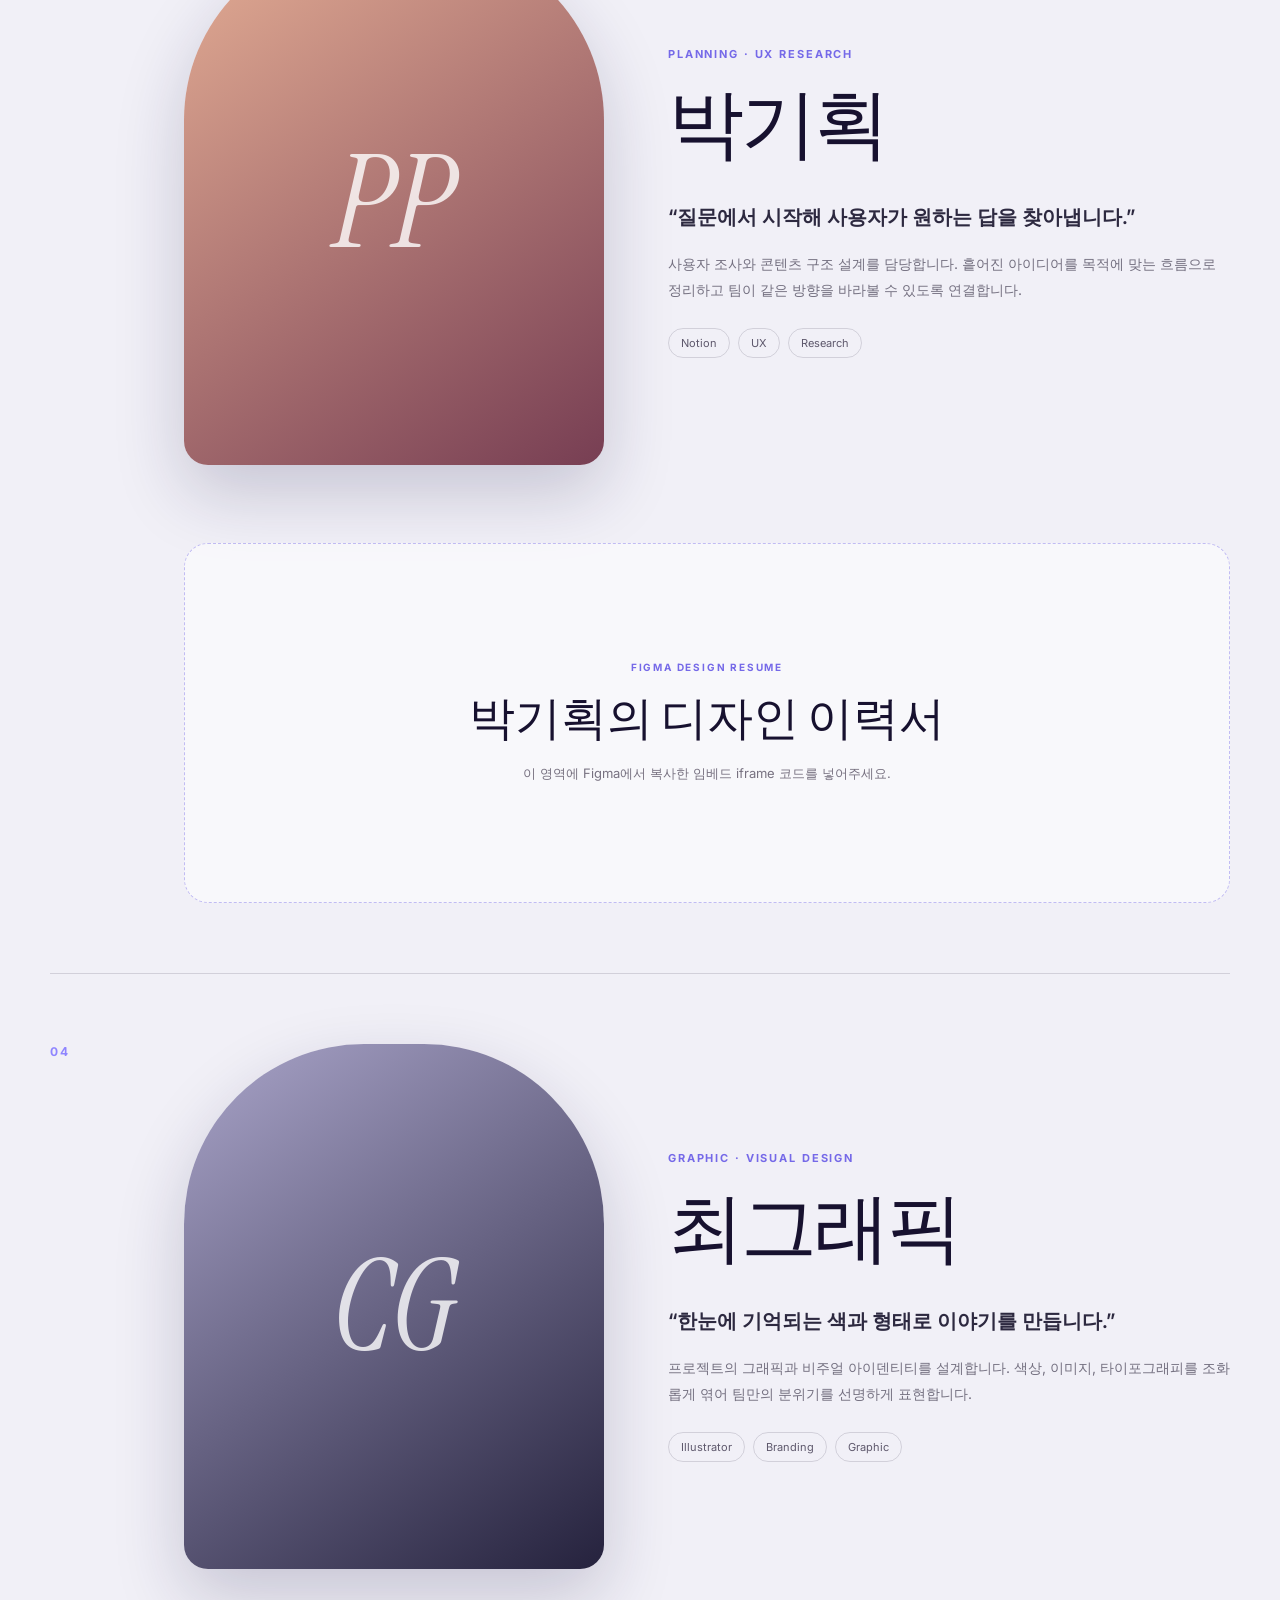
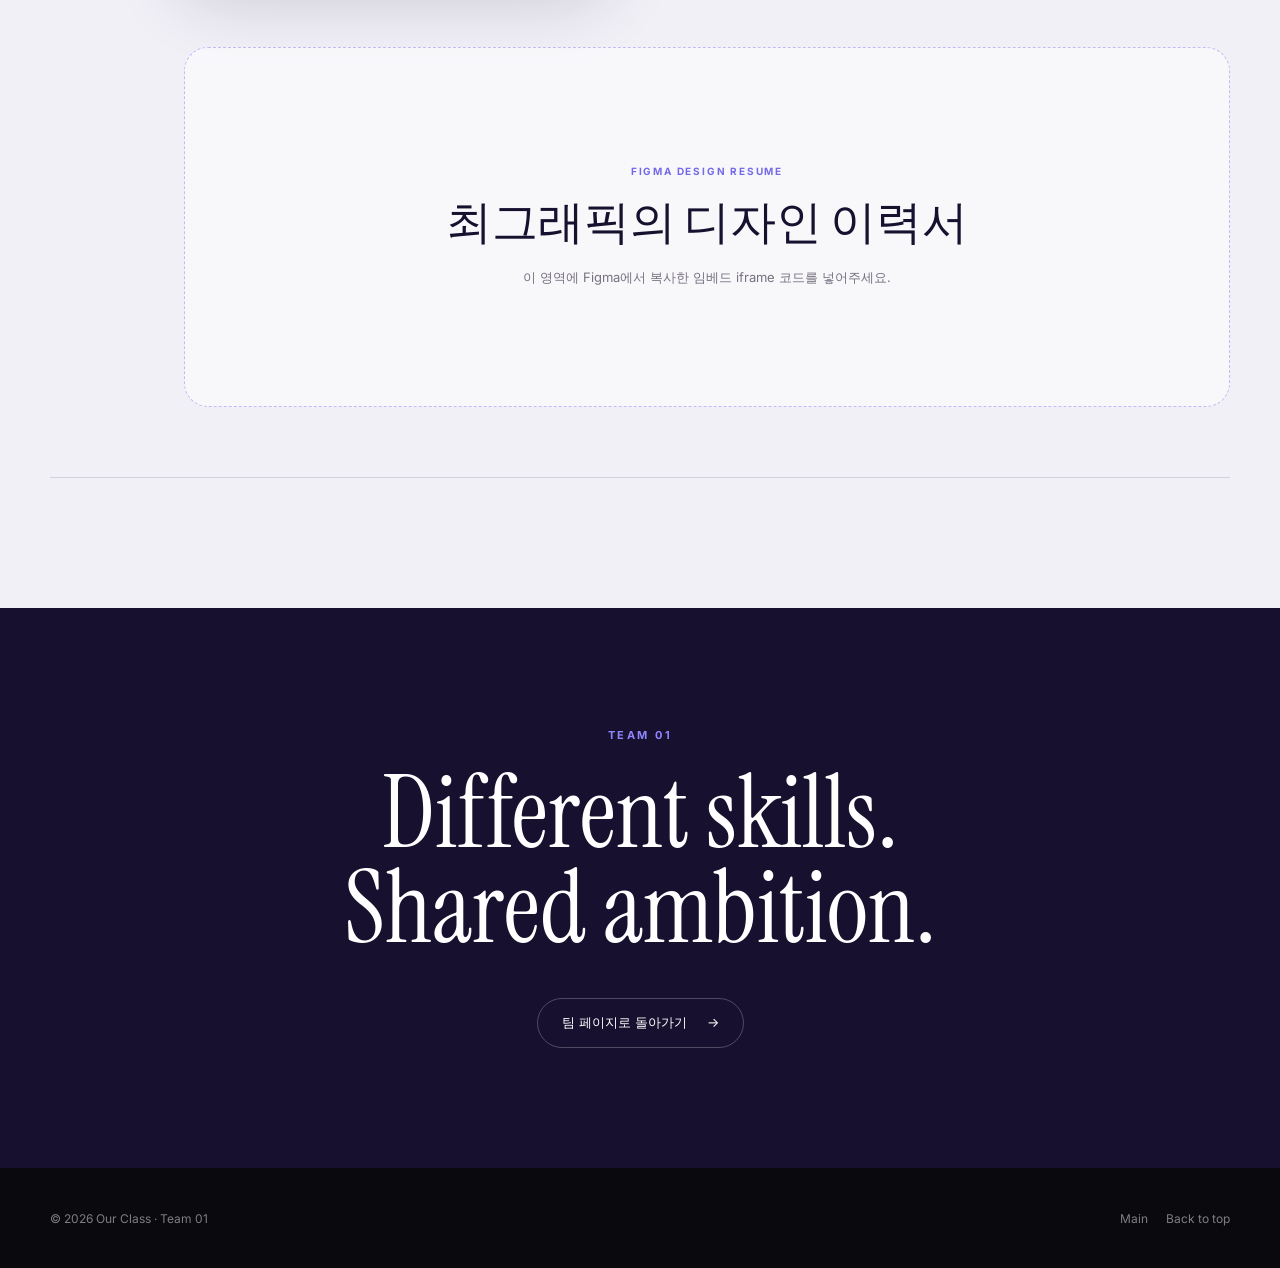
<file: team/members/index.html>
<!DOCTYPE html>
<html lang="ko">
<head>
  <meta charset="UTF-8">
  <meta name="viewport" content="width=device-width, initial-scale=1.0">
  <meta name="description" content="Team 01 모둠원들의 역할과 강점을 소개합니다.">
  <title>Team 01 | Member Resume</title>
  <link rel="preconnect" href="https://fonts.googleapis.com">
  <link rel="preconnect" href="https://fonts.gstatic.com" crossorigin>
  <link href="https://fonts.googleapis.com/css2?family=Dancing+Script:wght@500;600&family=Instrument+Serif:ital@0;1&family=Inter:wght@400;500;600;700&display=swap" rel="stylesheet">
  <link rel="stylesheet" href="../../css/reset.css">
  <link rel="stylesheet" href="../../css/style.css">
  <link rel="stylesheet" href="../../css/team-common.css">
  <link rel="stylesheet" href="../css/team1.css">
  <script src="../../js/team.js" defer></script>
</head>
<body id="top" class="team-page team1-page member-resume-page">
  <header class="team-header">
    <div class="team-header-inner">
      <a href="../index.html" class="team-brand">Our Class</a>
      <nav class="team-nav" aria-label="모둠원 바로가기">
        <a href="#kim-design">김디자인</a>
        <a href="#lee-coding">이코딩</a>
        <a href="#park-planning">박기획</a>
        <a href="#choi-graphic">최그래픽</a>
      </nav>
      <a href="../index.html#members" class="home-button">Back to team</a>
      <button type="button" class="team-menu-button" aria-label="모바일 메뉴 열기" aria-expanded="false">
        <span></span><span></span><span></span>
      </button>
    </div>
  </header>

  <div class="team-menu-overlay" aria-hidden="true"></div>
  <aside class="team-mobile-menu" aria-hidden="true">
    <a href="#kim-design">김디자인</a>
    <a href="#lee-coding">이코딩</a>
    <a href="#park-planning">박기획</a>
    <a href="#choi-graphic">최그래픽</a>
    <a href="../index.html#members">Back to team</a>
  </aside>

  <main>
    <section class="resume-hero">
      <div class="team-inner resume-hero-inner">
        <p class="team-eyebrow">TEAM 01 · CREATIVE CREW</p>
        <h1>Four minds,<br><em>one direction.</em></h1>
        <p>서로 다른 관점과 전문성을 연결해 더 나은 사용자 경험을 만듭니다. Team 01의 멤버를 소개합니다.</p>
        <a class="resume-scroll-link" href="#kim-design">Meet the team <span aria-hidden="true">↓</span></a>
      </div>
    </section>

    <section class="resume-list" aria-label="모둠원 소개">
      <article class="resume-profile" id="kim-design">
        <div class="resume-number">01</div>
        <div class="resume-portrait" aria-label="김디자인 프로필 이미지 자리"><span>KD</span></div>
          <div class="resume-content">
          <p class="resume-role">TEAM LEADER · UI DESIGN</p>
          <h2>김디자인</h2>
          <p class="resume-quote">“복잡한 정보를 가장 자연스러운 화면으로 정리합니다.”</p>
          <p class="resume-description">팀의 전체 비주얼 방향을 잡고 사용자 흐름을 설계합니다. 명확한 구조와 섬세한 인터랙션을 통해 오래 머물고 싶은 경험을 만드는 데 관심이 있습니다.</p>
            <div class="resume-meta"><span>Figma</span><span>Photoshop</span><span>UI Design</span></div>
          </div>
          <div class="figma-resume-embed">
            <div class="figma-embed-placeholder">
              <span class="figma-embed-label">FIGMA DESIGN RESUME</span>
              <strong>김디자인의 디자인 이력서</strong>
              <p>이 영역에 Figma에서 복사한 임베드 iframe 코드를 넣어주세요.</p>
              <!-- 김디자인 Figma embed iframe 삽입 위치 -->
               <iframe style="border: 1px solid rgba(0, 0, 0, 0.1);" width="800" height="450" src="https://embed.figma.com/proto/fBt9DgGdz5FS99ryBnDmly/%EC%A0%9C%EB%AA%A9-%EC%97%86%EC%9D%8C?node-id=1-2&viewport=340%2C164%2C0.39&scaling=min-zoom&content-scaling=fixed&page-id=0%3A1&embed-host=share" allowfullscreen></iframe>
            </div>
          </div>
        </article>

      <article class="resume-profile" id="lee-coding">
        <div class="resume-number">02</div>
        <div class="resume-portrait resume-portrait-alt" aria-label="이코딩 프로필 이미지 자리"><span>LC</span></div>
          <div class="resume-content">
          <p class="resume-role">FRONT-END · PUBLISHING</p>
          <h2>이코딩</h2>
          <p class="resume-quote">“좋은 디자인이 모든 화면에서 똑같이 빛나도록 구현합니다.”</p>
          <p class="resume-description">시맨틱 마크업과 반응형 UI 구현을 담당합니다. 디자인 의도를 놓치지 않으면서 빠르고 접근하기 좋은 웹페이지를 만드는 것을 중요하게 생각합니다.</p>
            <div class="resume-meta"><span>HTML5</span><span>CSS3</span><span>JavaScript</span></div>
          </div>
          <div class="figma-resume-embed">
            <div class="figma-embed-placeholder">
              <span class="figma-embed-label">FIGMA DESIGN RESUME</span>
              <strong>이코딩의 디자인 이력서</strong>
              <p>이 영역에 Figma에서 복사한 임베드 iframe 코드를 넣어주세요.</p>
              <!-- 이코딩 Figma embed iframe 삽입 위치 -->
            </div>
          </div>
        </article>

      <article class="resume-profile" id="park-planning">
        <div class="resume-number">03</div>
        <div class="resume-portrait resume-portrait-warm" aria-label="박기획 프로필 이미지 자리"><span>PP</span></div>
          <div class="resume-content">
          <p class="resume-role">PLANNING · UX RESEARCH</p>
          <h2>박기획</h2>
          <p class="resume-quote">“질문에서 시작해 사용자가 원하는 답을 찾아냅니다.”</p>
          <p class="resume-description">사용자 조사와 콘텐츠 구조 설계를 담당합니다. 흩어진 아이디어를 목적에 맞는 흐름으로 정리하고 팀이 같은 방향을 바라볼 수 있도록 연결합니다.</p>
            <div class="resume-meta"><span>Notion</span><span>UX</span><span>Research</span></div>
          </div>
          <div class="figma-resume-embed">
            <div class="figma-embed-placeholder">
              <span class="figma-embed-label">FIGMA DESIGN RESUME</span>
              <strong>박기획의 디자인 이력서</strong>
              <p>이 영역에 Figma에서 복사한 임베드 iframe 코드를 넣어주세요.</p>
              <!-- 박기획 Figma embed iframe 삽입 위치 -->
            </div>
          </div>
        </article>

      <article class="resume-profile" id="choi-graphic">
        <div class="resume-number">04</div>
        <div class="resume-portrait resume-portrait-deep" aria-label="최그래픽 프로필 이미지 자리"><span>CG</span></div>
          <div class="resume-content">
          <p class="resume-role">GRAPHIC · VISUAL DESIGN</p>
          <h2>최그래픽</h2>
          <p class="resume-quote">“한눈에 기억되는 색과 형태로 이야기를 만듭니다.”</p>
          <p class="resume-description">프로젝트의 그래픽과 비주얼 아이덴티티를 설계합니다. 색상, 이미지, 타이포그래피를 조화롭게 엮어 팀만의 분위기를 선명하게 표현합니다.</p>
            <div class="resume-meta"><span>Illustrator</span><span>Branding</span><span>Graphic</span></div>
          </div>
          <div class="figma-resume-embed">
            <div class="figma-embed-placeholder">
              <span class="figma-embed-label">FIGMA DESIGN RESUME</span>
              <strong>최그래픽의 디자인 이력서</strong>
              <p>이 영역에 Figma에서 복사한 임베드 iframe 코드를 넣어주세요.</p>
              <!-- 최그래픽 Figma embed iframe 삽입 위치 -->
            </div>
          </div>
        </article>
    </section>

    <section class="resume-closing">
      <p>TEAM 01</p>
      <h2>Different skills.<br>Shared ambition.</h2>
      <a href="../index.html#members">팀 페이지로 돌아가기 <span aria-hidden="true">→</span></a>
    </section>
  </main>

  <footer class="team-footer">
    <p>© 2026 Our Class · Team 01</p>
    <div class="team-footer-links">
      <a href="../../index.html">Main</a>
      <a href="#top">Back to top</a>
    </div>
  </footer>
</body>
</html>
</file>
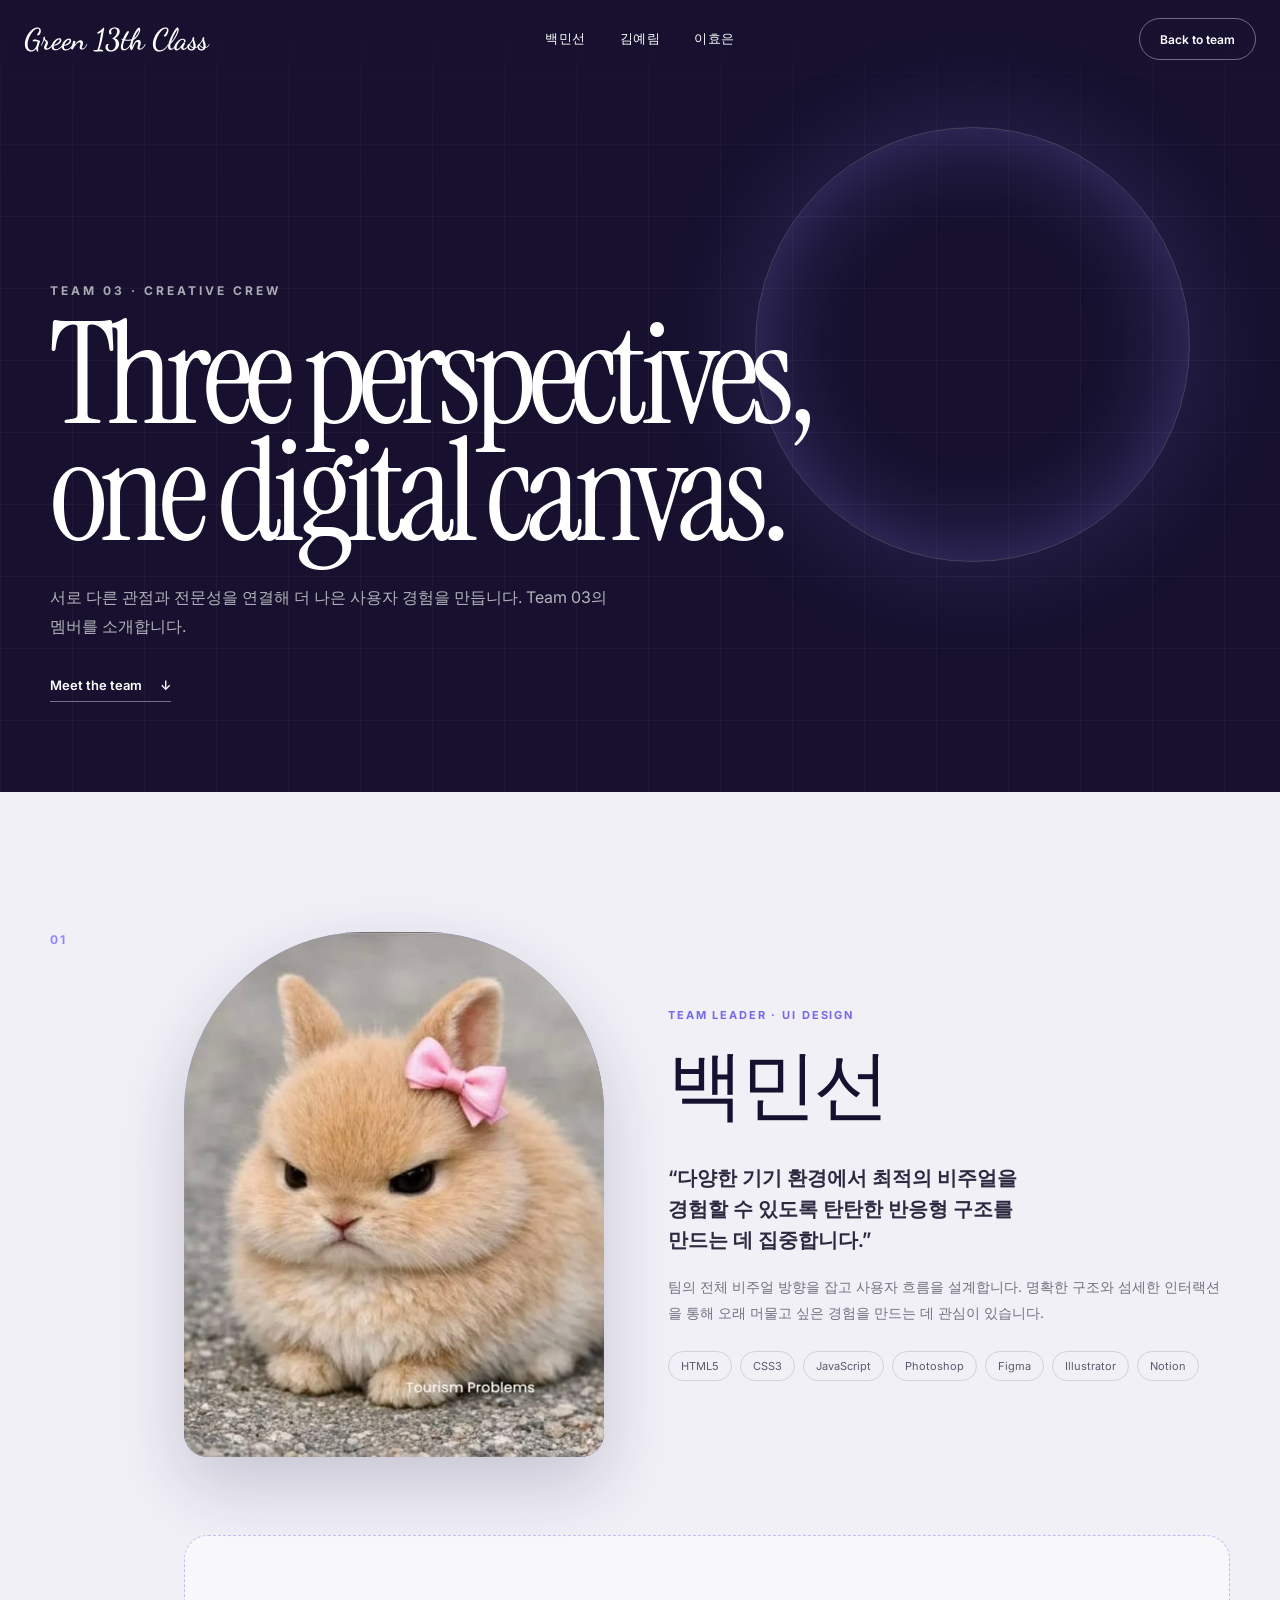
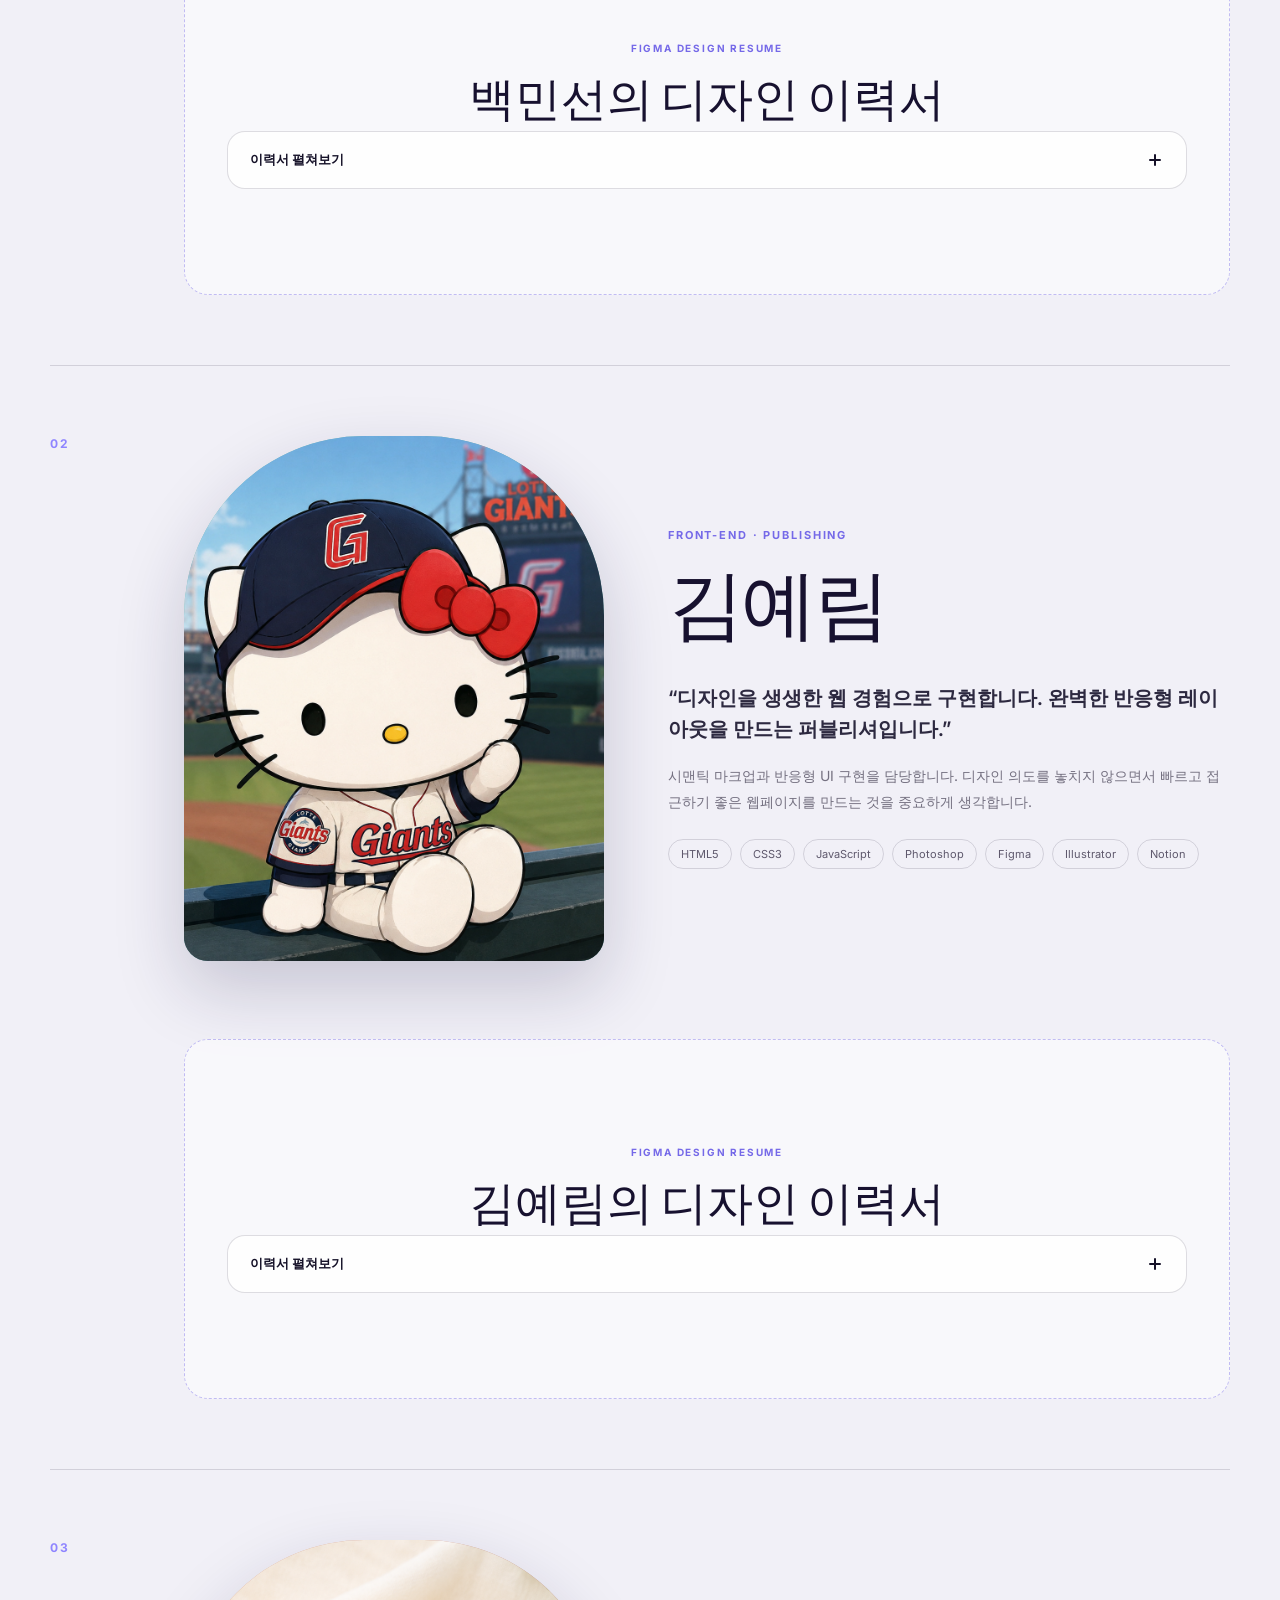
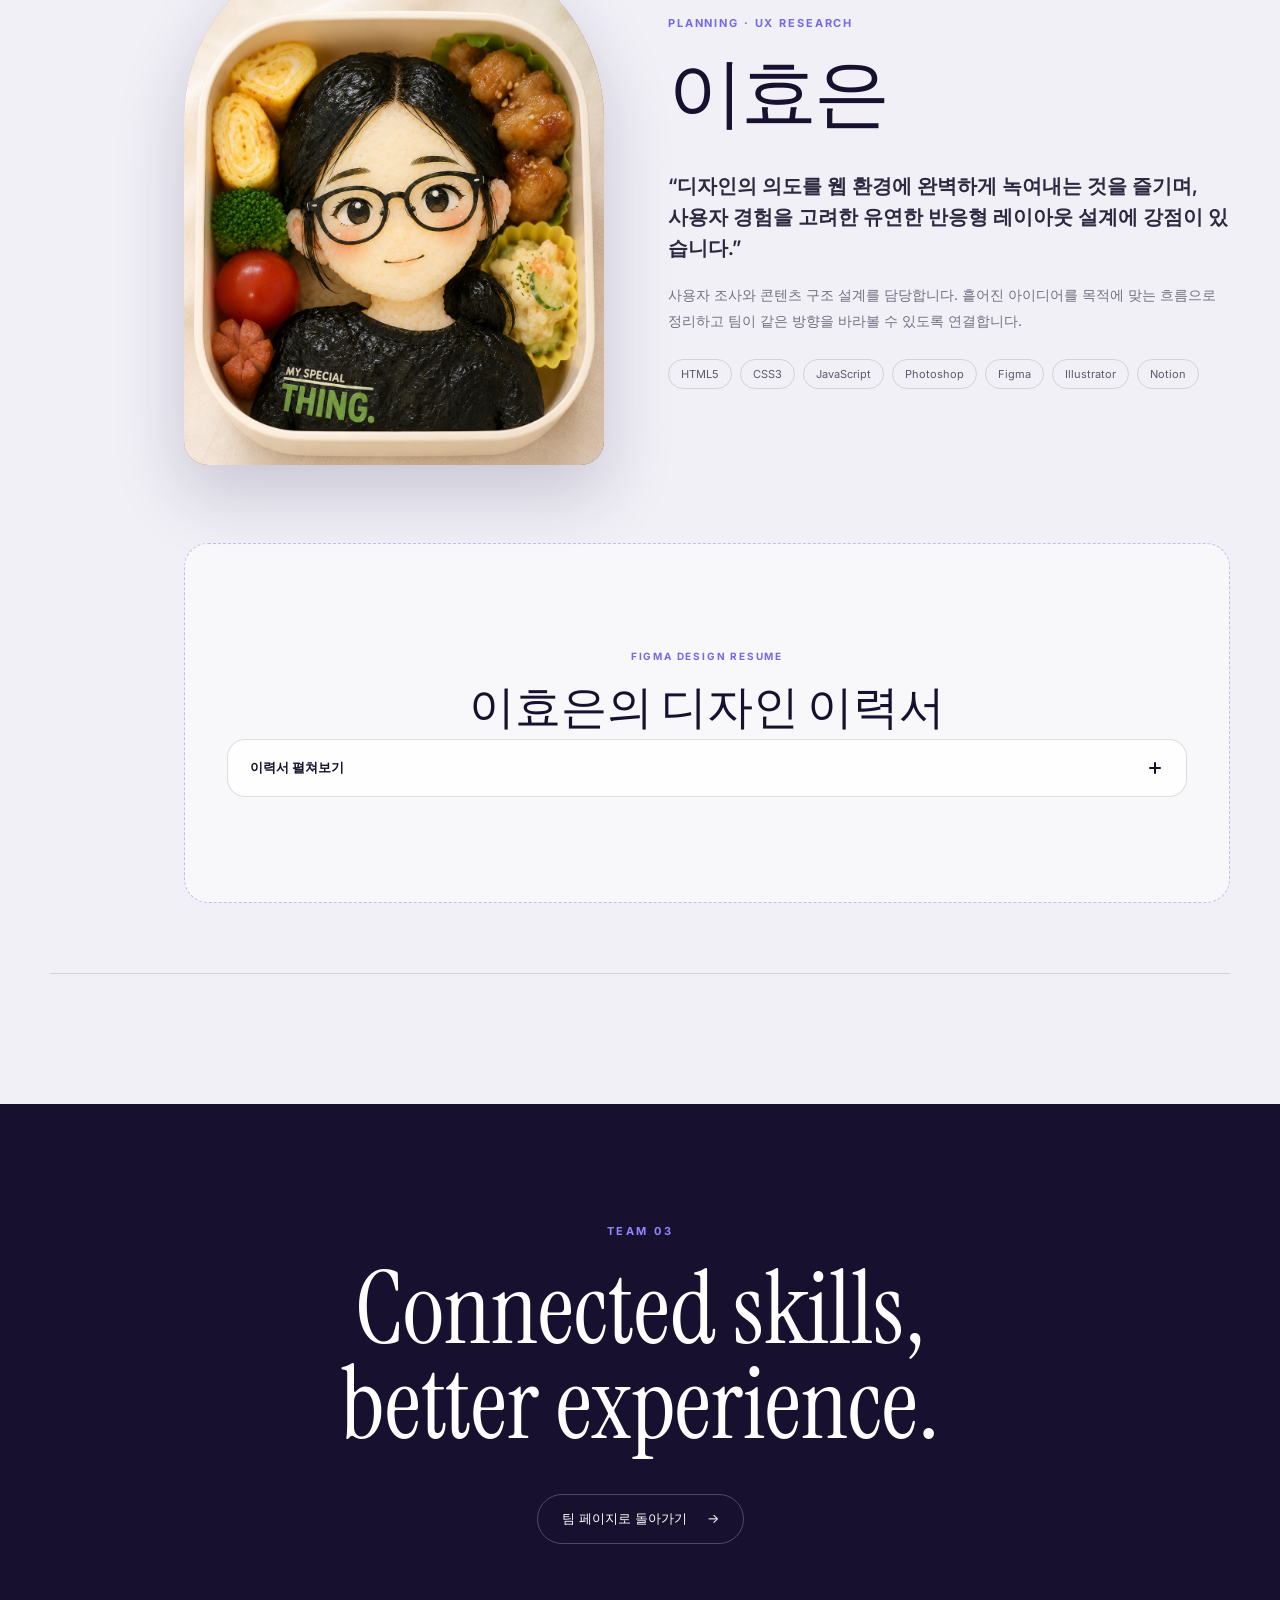
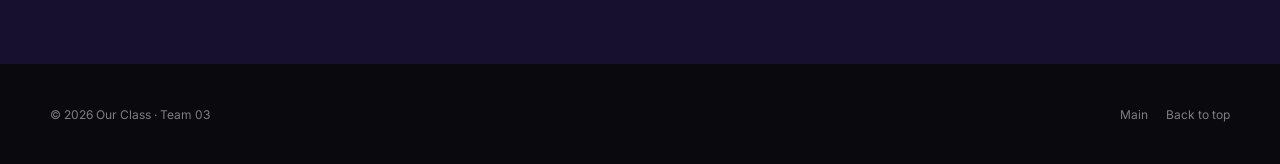
<file: team3/members/index.html>
<!DOCTYPE html>
<html lang="ko">
<head>
  <meta charset="UTF-8">
  <meta name="viewport" content="width=device-width, initial-scale=1.0">
  <meta name="description" content="Team 01 모둠원들의 역할과 강점을 소개합니다.">
  <title>Team 01 | Member Resume</title>
  <link rel="preconnect" href="https://fonts.googleapis.com">
  <link rel="preconnect" href="https://fonts.gstatic.com" crossorigin>
  <link href="https://fonts.googleapis.com/css2?family=Dancing+Script:wght@500;600&family=Instrument+Serif:ital@0;1&family=Inter:wght@400;500;600;700&display=swap" rel="stylesheet">
  <link rel="stylesheet" href="../../css/reset.css">
  <link rel="stylesheet" href="../../css/style.css">
  <link rel="stylesheet" href="../../css/team-common.css">
  <link rel="stylesheet" href="../css/team3.css">
  <script src="../../js/team.js" defer></script>
</head>
<body id="top" class="team-page team1-page member-resume-page">
  <header class="team-header">
    <div class="team-header-inner">
      <a href="../index.html" class="team-brand">Green 13th Class</a>
      <nav class="team-nav" aria-label="모둠원 바로가기">
        <a href="#bms">백민선</a>
        <a href="#kyr">김예림</a>
        <a href="#lhy">이효은</a>
      </nav>
      <a href="../index.html#members" class="home-button">Back to team</a>
      <button type="button" class="team-menu-button" aria-label="모바일 메뉴 열기" aria-expanded="false">
        
      </button>
    </div>
  </header>

  <div class="team-menu-overlay" aria-hidden="true"></div>
  <aside class="team-mobile-menu" aria-hidden="true">
        <a href="#bms">백민선</a>
        <a href="#kyr">김예림</a>
        <a href="#lhy">이효은</a>
    
    <a href="../index.html#members">Back to team</a>
  </aside>

  <main>
    <section class="resume-hero">
      <video class="resume-hero-video" src="../video/team3.mov" autoplay muted loop playsinline aria-hidden="true"></video>
      <div class="team-inner resume-hero-inner">
        <p class="team-eyebrow">TEAM 03 · CREATIVE CREW</p>
        <h1>Three perspectives,<br>one digital canvas.</h1>
        <p>서로 다른 관점과 전문성을 연결해 더 나은 사용자 경험을 만듭니다. Team 03의 멤버를 소개합니다.</p>
        <a class="resume-scroll-link" href="#kim-design">Meet the team <span aria-hidden="true">↓</span></a>
      </div>
    </section>

    <section class="resume-list" aria-label="모둠원 소개">
      <article class="resume-profile" id="bms">
        <div class="resume-number">01</div>
        <div class="resume-portrait" aria-label="백민선 프로필 이미지 자리">
          <img src="../images/bms.jpg" alt="bms">
          </div>
          <div class="resume-content">
          <p class="resume-role">TEAM LEADER · UI DESIGN</p>
          <h2>백민선</h2>
          <p class="resume-quote">“다양한 기기 환경에서 최적의 비주얼을 <br> 경험할 수 있도록 탄탄한 반응형 구조를 <br>만드는 데 집중합니다.”</p>
          <p class="resume-description">팀의 전체 비주얼 방향을 잡고 사용자 흐름을 설계합니다. 명확한 구조와 섬세한 인터랙션을 통해 오래 머물고 싶은 경험을 만드는 데 관심이 있습니다.</p>
            <div class="resume-meta">
                <span>HTML5</span>
                <span>CSS3</span>
                <span>JavaScript</span>
                <span>Photoshop</span>
                <span>Figma</span>
                <span>Illustrator</span>
                <span>Notion</span></div>
          </div>
          <div class="figma-resume-embed">
            <div class="figma-embed-placeholder">
              <span class="figma-embed-label">FIGMA DESIGN RESUME</span>
              <strong>백민선의 디자인 이력서</strong>
              <iframe style="border: 1px solid rgba(0, 0, 0, 0.1);" width="800" height="450" src="https://embed.figma.com/proto/Nz0yeOEns6GNCFoODN2hfy/%EC%A0%9C%EB%AA%A9-%EC%97%86%EC%9D%8C?page-id=0%3A1&node-id=1-31&p=f&viewport=214%2C252%2C0.28&scaling=min-zoom&content-scaling=fixed&embed-host=share" allowfullscreen></iframe>
              
              <!-- 김디자인 Figma embed iframe 삽입 위치 -->
            </div>
          </div>
        </article>

      <article class="resume-profile" id="kyr">
        <div class="resume-number">02</div>
        <div class="resume-portrait resume-portrait-alt" aria-label="김예림 프로필 이미지 자리">
          <img src="../images/kyr.png" alt="kyr"></div>
          <div class="resume-content">
          <p class="resume-role">FRONT-END · PUBLISHING</p>
          <h2>김예림</h2>
          <p class="resume-quote">“디자인을 생생한 웹 경험으로 구현합니다. 완벽한 반응형 레이아웃을 만드는 퍼블리셔입니다.”</p>
          <p class="resume-description">시맨틱 마크업과 반응형 UI 구현을 담당합니다. 디자인 의도를 놓치지 않으면서 빠르고 접근하기 좋은 웹페이지를 만드는 것을 중요하게 생각합니다.</p>
            <div class="resume-meta">
                <span>HTML5</span>
                <span>CSS3</span>
                <span>JavaScript</span>
                <span>Photoshop</span>
                <span>Figma</span>
                <span>Illustrator</span>
                <span>Notion</span>
              </div>
          </div>
          <div class="figma-resume-embed">
            <div class="figma-embed-placeholder">
              <span class="figma-embed-label">FIGMA DESIGN RESUME</span>
              <strong>김예림의 디자인 이력서</strong>
              <iframe style="border: 1px solid rgba(0, 0, 0, 0.1);" width="800" height="450" src="https://embed.figma.com/proto/ZdpuAvqPYauiGBt9xpHFkI/제목-없음?node-id=1-2&viewport=985%2C63%2C0.48&scaling=min-zoom&content-scaling=fixed&page-id=0%3A1&embed-host=share" allowfullscreen></iframe>
              <!-- 이코딩 Figma embed iframe 삽입 위치 -->
            </div>
          </div>
        </article>

      <article class="resume-profile" id="lhy">
        <div class="resume-number">03</div>
        <div class="resume-portrait resume-portrait-warm" aria-label="이효은 프로필 이미지 자리">
          <img src="../images/lhe.png" alt="ihe"><span>PP</span></div>
          <div class="resume-content">
          <p class="resume-role">PLANNING · UX RESEARCH</p>
          <h2>이효은</h2>
          <p class="resume-quote">“디자인의 의도를 웹 환경에 완벽하게 녹여내는 것을 즐기며, <br> 사용자 경험을 고려한 유연한 반응형 레이아웃 설계에 강점이 있습니다.”</p>
          <p class="resume-description">사용자 조사와 콘텐츠 구조 설계를 담당합니다. 흩어진 아이디어를 목적에 맞는 흐름으로 정리하고 팀이 같은 방향을 바라볼 수 있도록 연결합니다.</p>
            <div class="resume-meta">
                <span>HTML5</span>
                <span>CSS3</span>
                <span>JavaScript</span>
                <span>Photoshop</span>
                <span>Figma</span>
                <span>Illustrator</span>
                <span>Notion</span></div>
          </div>
          <div class="figma-resume-embed">
            <div class="figma-embed-placeholder">
              <span class="figma-embed-label">FIGMA DESIGN RESUME</span>
              <strong>이효은의 디자인 이력서</strong>
              <iframe style="border: 1px solid rgba(0, 0, 0, 0.1);" width="800" height="450" src="https://embed.figma.com/proto/6dQ35X9fLLARMIgtjIyxFL/디자인-이력서?node-id=1-2&p=f&viewport=627%2C428%2C0.15&scaling=min-zoom&content-scaling=fixed&page-id=0%3A1&embed-host=share" allowfullscreen></iframe>
              <!-- 박기획 Figma embed iframe 삽입 위치 -->
            </div>
          </div>
        </article>
<!-- 
      <article class="resume-profile" id="choi-graphic">
        <div class="resume-number">04</div>
        <div class="resume-portrait resume-portrait-deep" aria-label="최그래픽 프로필 이미지 자리"><span>CG</span></div>
          <div class="resume-content">
          <p class="resume-role">GRAPHIC · VISUAL DESIGN</p>
          <h2>최그래픽</h2>
          <p class="resume-quote">“한눈에 기억되는 색과 형태로 이야기를 만듭니다.”</p>
          <p class="resume-description">프로젝트의 그래픽과 비주얼 아이덴티티를 설계합니다. 색상, 이미지, 타이포그래피를 조화롭게 엮어 팀만의 분위기를 선명하게 표현합니다.</p>
            <div class="resume-meta"><span>Illustrator</span><span>Branding</span><span>Graphic</span></div>
          </div>
          <div class="figma-resume-embed">
            <div class="figma-embed-placeholder">
              <span class="figma-embed-label">FIGMA DESIGN RESUME</span>
              <strong>최그래픽의 디자인 이력서</strong>
              <p>이 영역에 Figma에서 복사한 임베드 iframe 코드를 넣어주세요.</p>
              최그래픽 Figma embed iframe 삽입 위치
            </div>
          </div>
        </article> -->
    </section>

    <section class="resume-closing">
      <p>TEAM 03</p>
      <h2>Connected skills, <br>better experience.</h2>
      <a href="../index.html#members">팀 페이지로 돌아가기 <span aria-hidden="true">→</span></a>
    </section>
  </main>

  <footer class="team-footer">
    <p>© 2026 Our Class · Team 03</p>
    <div class="team-footer-links">
      <a href="../../index.html">Main</a>
      <a href="#top">Back to top</a>
    </div>
  </footer>
</body>
</html>
</file>
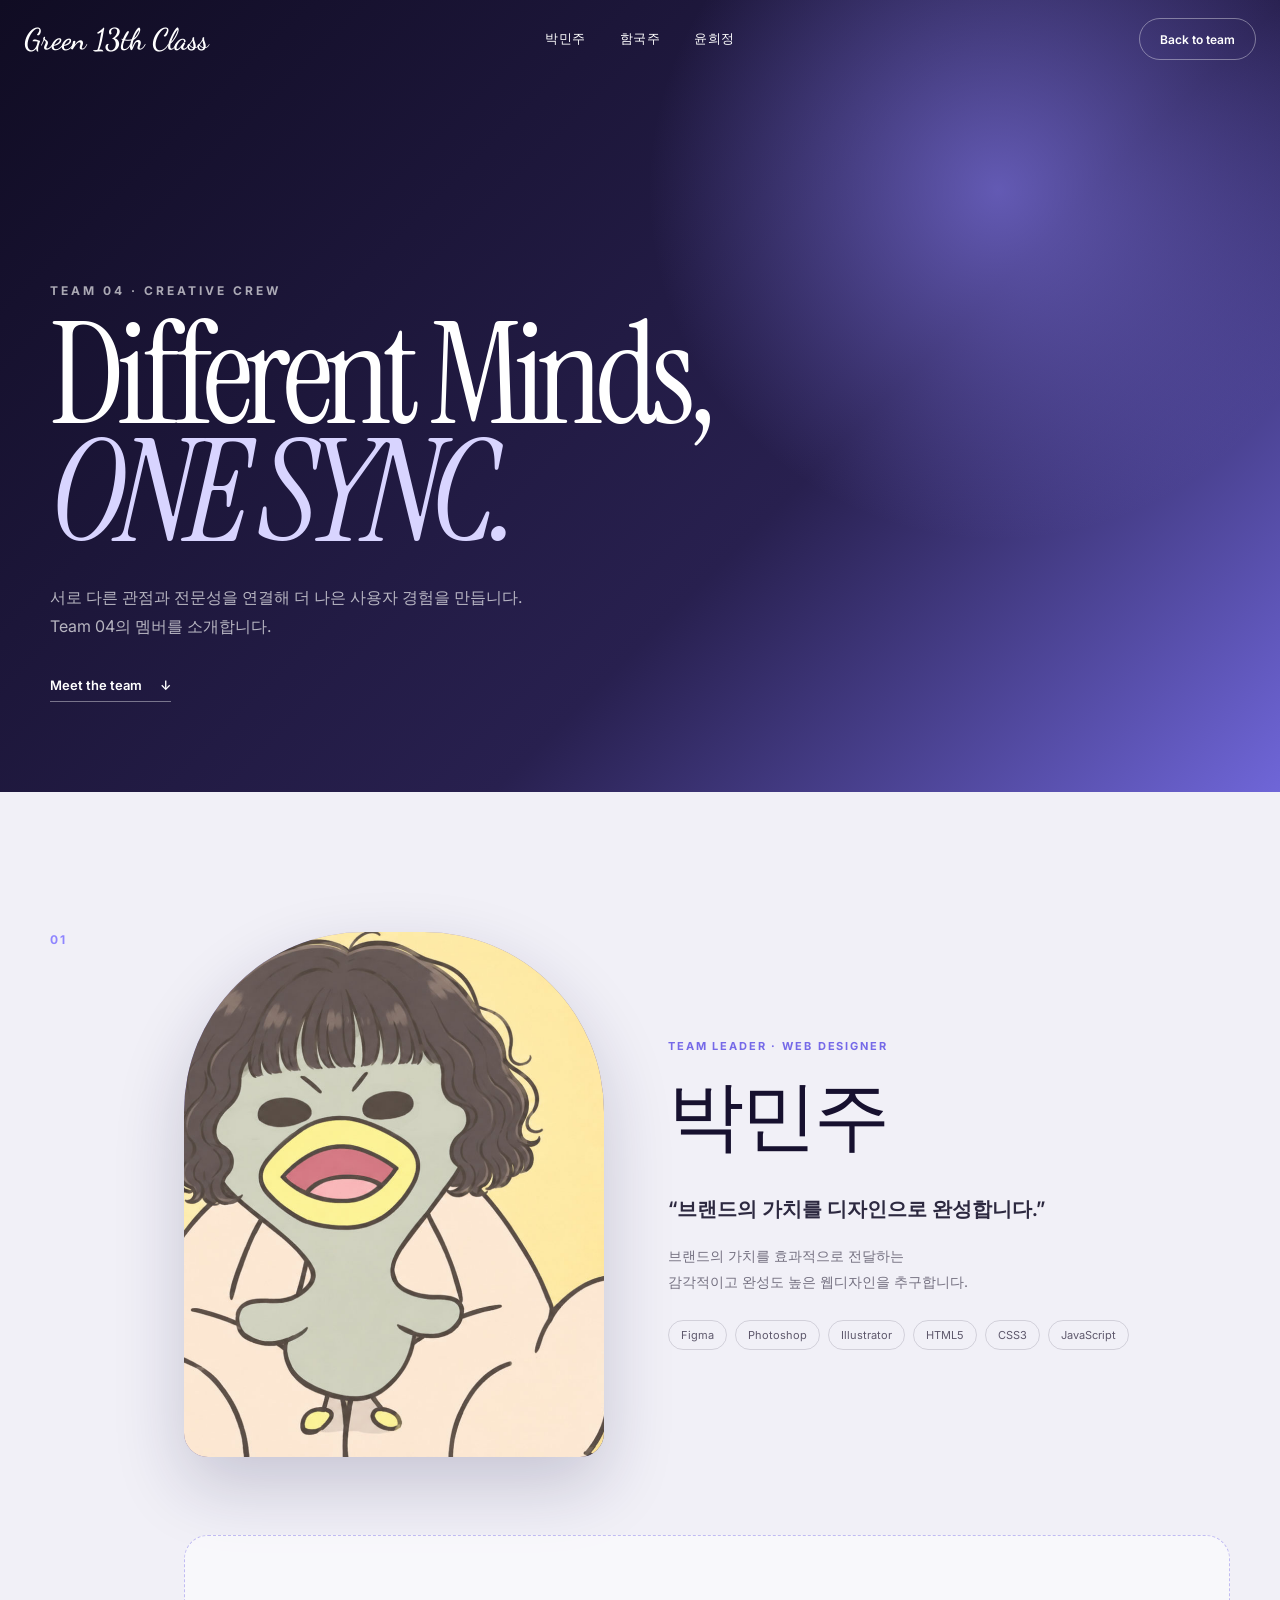
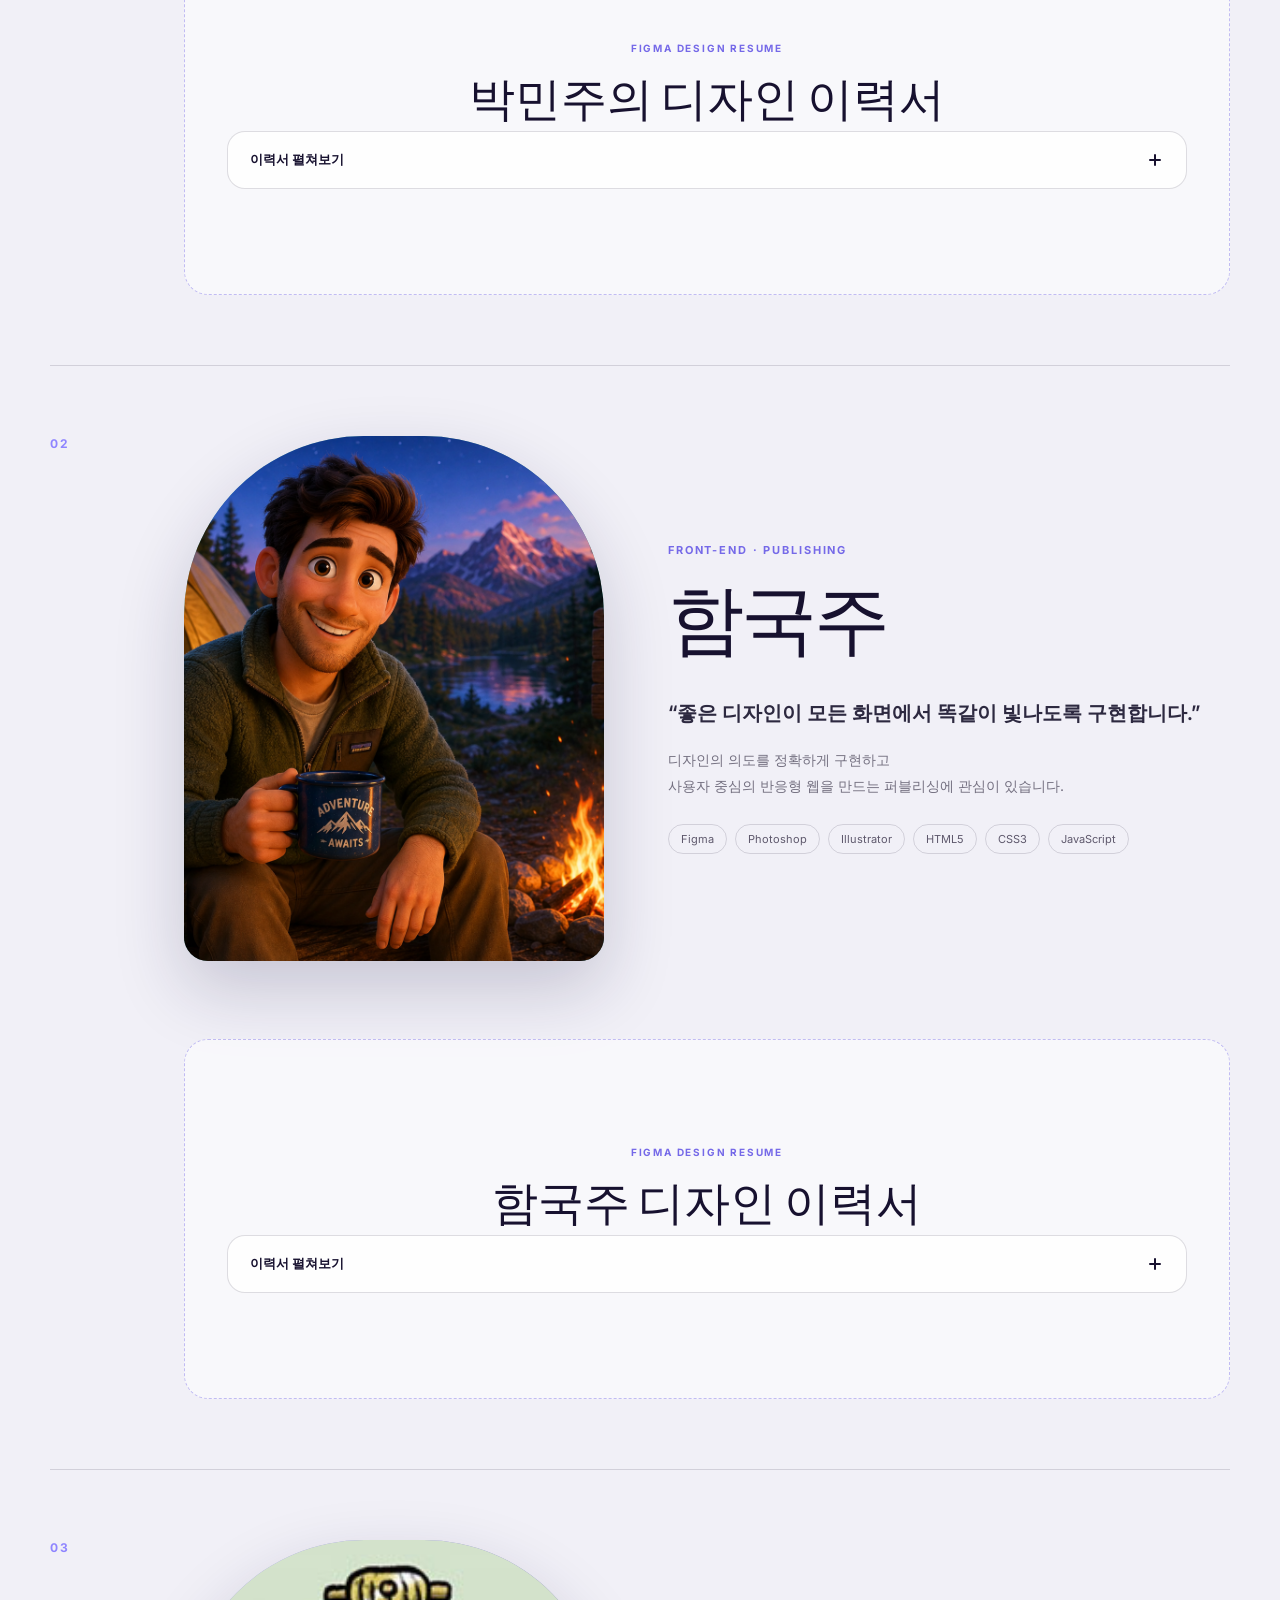
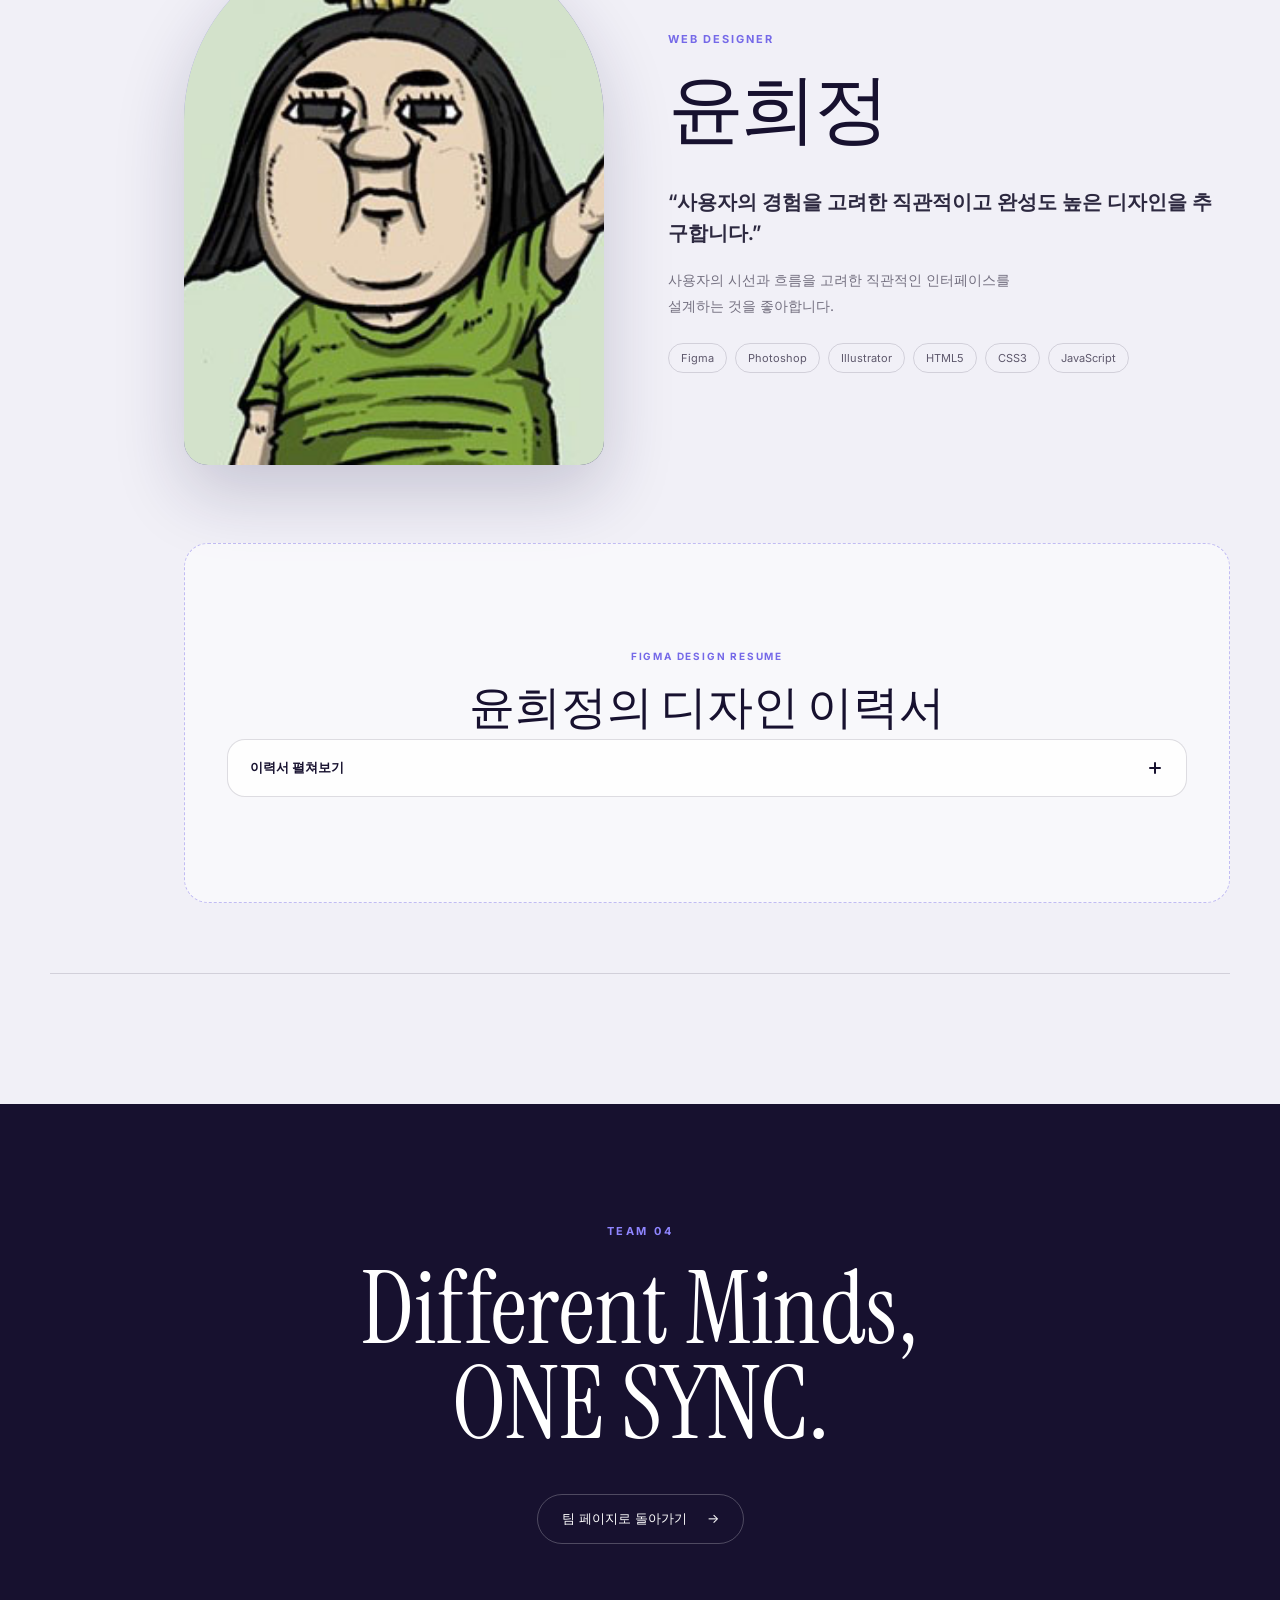
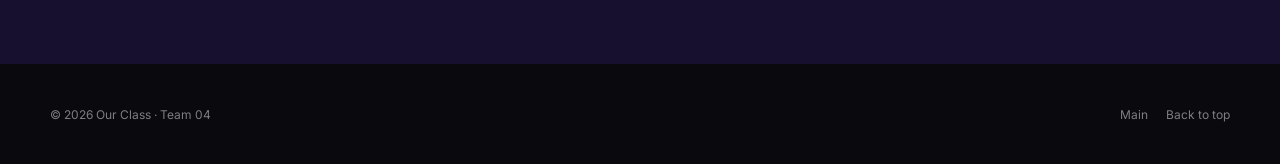
<file: team4/members/index.html>
<!DOCTYPE html>
<html lang="ko">
<head>
  <meta charset="UTF-8">
  <meta name="viewport" content="width=device-width, initial-scale=1.0">
  <meta name="description" content="Team 04 모둠원들의 역할과 강점을 소개합니다.">
  <title>Team 04 | Member Resume</title>
  <link rel="preconnect" href="https://fonts.googleapis.com">
  <link rel="preconnect" href="https://fonts.gstatic.com" crossorigin>
  <link href="https://fonts.googleapis.com/css2?family=Dancing+Script:wght@500;600&family=Instrument+Serif:ital@0;1&family=Inter:wght@400;500;600;700&display=swap" rel="stylesheet">
  <link rel="stylesheet" href="../../css/reset.css">
  <link rel="stylesheet" href="../../css/style.css">
  <link rel="stylesheet" href="../../css/team-common.css">
  <link rel="stylesheet" href="../css/team4.css">
  <script src="../../js/team.js" defer></script>
</head>
<body id="top" class="team-page team1-page member-resume-page">
  <header class="team-header">
    <div class="team-header-inner">
      <a href="../index.html" class="team-brand">Green 13th Class</a>
      <nav class="team-nav" aria-label="모둠원 바로가기">
        <a href="#park-design">박민주</a>
        <a href="#ham-coding">함국주</a>
        <a href="#yoon-design">윤희정</a>
      </nav>
      <a href="../index.html#members" class="home-button">Back to team</a>
      <button type="button" class="team-menu-button" aria-label="모바일 메뉴 열기" aria-expanded="false">
        <span></span><span></span><span></span>
      </button>
    </div>
  </header>

  <div class="team-menu-overlay" aria-hidden="true"></div>
  <aside class="team-mobile-menu" aria-hidden="true">
    <a href="#park-design">박민주</a>
    <a href="#ham-coding">함국주</a>
    <a href="#yoon-design">윤희정</a>
    <a href="../index.html#members">Back to team</a>
  </aside>

  <main>
    <section class="resume-hero">
      <figure class="video">
      <video
        class="team-hero-video"
        src="../video/IMG_6874.mov"
        autoplay
        muted
        playsinline
        preload="auto"
        aria-hidden="true"
      ></video>
      </figure>
      
      <div class="team-inner resume-hero-inner">
        <p class="team-eyebrow">TEAM 04 · CREATIVE CREW</p>
        <h1>Different Minds,<br><em>ONE SYNC.</em></h1>
        <p>서로 다른 관점과 전문성을 연결해 더 나은 사용자 경험을 만듭니다. <br>Team 04의 멤버를 소개합니다.</p>
        <a class="resume-scroll-link" href="#kim-design">Meet the team <span aria-hidden="true">↓</span></a>
      </div>
    </section>

    <section class="resume-list" aria-label="모둠원 소개">
      <article class="resume-profile" id="park-design">
        <div class="resume-number">01</div>
        <div class="resume-portrait" aria-label="박민주 프로필 이미지 자리">
          <span>
            <img src="../images/member1.jpg" alt="minju">
          </span>
        </div>
          <div class="resume-content">
          <p class="resume-role">TEAM LEADER · WEB DESIGNER</p>
          <h2>박민주</h2>
          <p class="resume-quote">“브랜드의 가치를 디자인으로 완성합니다.”</p>
          <p class="resume-description">브랜드의 가치를 효과적으로 전달하는<br>
                감각적이고 완성도 높은 웹디자인을 추구합니다.</p>
            <div class="resume-meta">
              <span>Figma</span>
              <span>Photoshop</span>
              <span>Illustrator</span>
              <span>HTML5</span>
              <span>CSS3</span>
              <span>JavaScript</span>
            </div>
          </div>
          <div class="figma-resume-embed">
            <div class="figma-embed-placeholder">
              <span class="figma-embed-label">FIGMA DESIGN RESUME</span>
              <strong>박민주의 디자인 이력서</strong>
              <iframe style="border: 1px solid rgba(0, 0, 0, 0.1);" width="800" height="450" src="https://embed.figma.com/proto/ndi5nu8KY8yi5irzC22aKW/%EB%94%94%EC%9E%90%EC%9D%B8%EC%9D%B4%EB%A0%A5%EC%84%9C?node-id=3-2&viewport=332%2C280%2C0.18&scaling=min-zoom&content-scaling=fixed&page-id=0%3A1&embed-host=share" allowfullscreen></iframe>
              <!-- 박민주 Figma 이력서 링크 -->
            </div>
          </div>
        </article>


      <article class="resume-profile" id="ham-coding">
        <div class="resume-number">02</div>
        <div class="resume-portrait resume-portrait-alt" aria-label="함국주프로필 이미지 자리">
          <span><img src="../images/member2.png" alt="함국주"></span>
        </div>
          <div class="resume-content">
          <p class="resume-role">FRONT-END · PUBLISHING</p>
          <h2>함국주</h2>
          <p class="resume-quote">“좋은 디자인이 모든 화면에서 똑같이 빛나도록 구현합니다.”</p>
          <p class="resume-description">디자인의 의도를 정확하게 구현하고<br>
                사용자 중심의 반응형 웹을 만드는 퍼블리싱에 관심이 있습니다.</p>
            <div class="resume-meta">
              <span>Figma</span>
              <span>Photoshop</span>
              <span>Illustrator</span>
              <span>HTML5</span>
              <span>CSS3</span>
              <span>JavaScript</span>
            </div>
          </div>
          <div class="figma-resume-embed">
            <div class="figma-embed-placeholder">
              <span class="figma-embed-label">FIGMA DESIGN RESUME</span>
              <strong>함국주 디자인 이력서</strong>
               <iframe style="border: 1px solid rgba(0, 0, 0, 0.1);" width="800" height="450" src="https://embed.figma.com/proto/PRBBWnkbvgaZYIZvRA4TFL/디자인-이력서?node-id=1-6&viewport=18%2C27%2C0.55&scaling=min-zoom&content-scaling=fixed&page-id=0%3A1&embed-host=share" allowfullscreen></iframe>
            </div>
          </div>
        </article>


       <article class="resume-profile" id="yoon-design">
        <div class="resume-number">03</div>
        <div class="resume-portrait" aria-label="윤희정 프로필 이미지 자리">
          <span><img src="../images/member3.jpg" alt="윤희정"></span>
        </div>
          <div class="resume-content">
          <p class="resume-role">WEB DESIGNER</p>
          <h2>윤희정</h2>
          <p class="resume-quote">“사용자의 경험을 고려한 직관적이고 완성도 높은 디자인을 추구합니다.”</p>
          <p class="resume-description">사용자의 시선과 흐름을 고려한 직관적인 인터페이스를<br> 설계하는 것을 좋아합니다.</p>
            <div class="resume-meta">
              <span>Figma</span>
              <span>Photoshop</span>
              <span>Illustrator</span>
              <span>HTML5</span>
              <span>CSS3</span>
              <span>JavaScript</span>
            </div>
          </div>
          <div class="figma-resume-embed">
            <div class="figma-embed-placeholder">
              <span class="figma-embed-label">FIGMA DESIGN RESUME</span>
              <strong>윤희정의 디자인 이력서</strong>
              <iframe style="border: 1px solid rgba(0, 0, 0, 0.1);" width="800" height="450" src="https://embed.figma.com/proto/GeRgon4dqlzoGPxBKtmfhN/디자인이력서?node-id=1-2&viewport=1455%2C731%2C1&scaling=min-zoom&content-scaling=fixed&page-id=0%3A1&embed-host=share" allowfullscreen></iframe>
              <!-- 윤희정 Figma 이력서 링크 -->
            </div>
          </div>
        </article>
    </section>
    

    <section class="resume-closing">
      <p>TEAM 04</p>
      <h2>Different Minds,<br>ONE SYNC.</h2>
      <a href="../index.html#members">팀 페이지로 돌아가기 <span aria-hidden="true">→</span></a>
    </section>
  </main>

  <footer class="team-footer">
    <p>© 2026 Our Class · Team 04</p>
    <div class="team-footer-links">
      <a href="../../index.html">Main</a>
      <a href="#top">Back to top</a>
    </div>
  </footer>
</body>
</html>
</file>
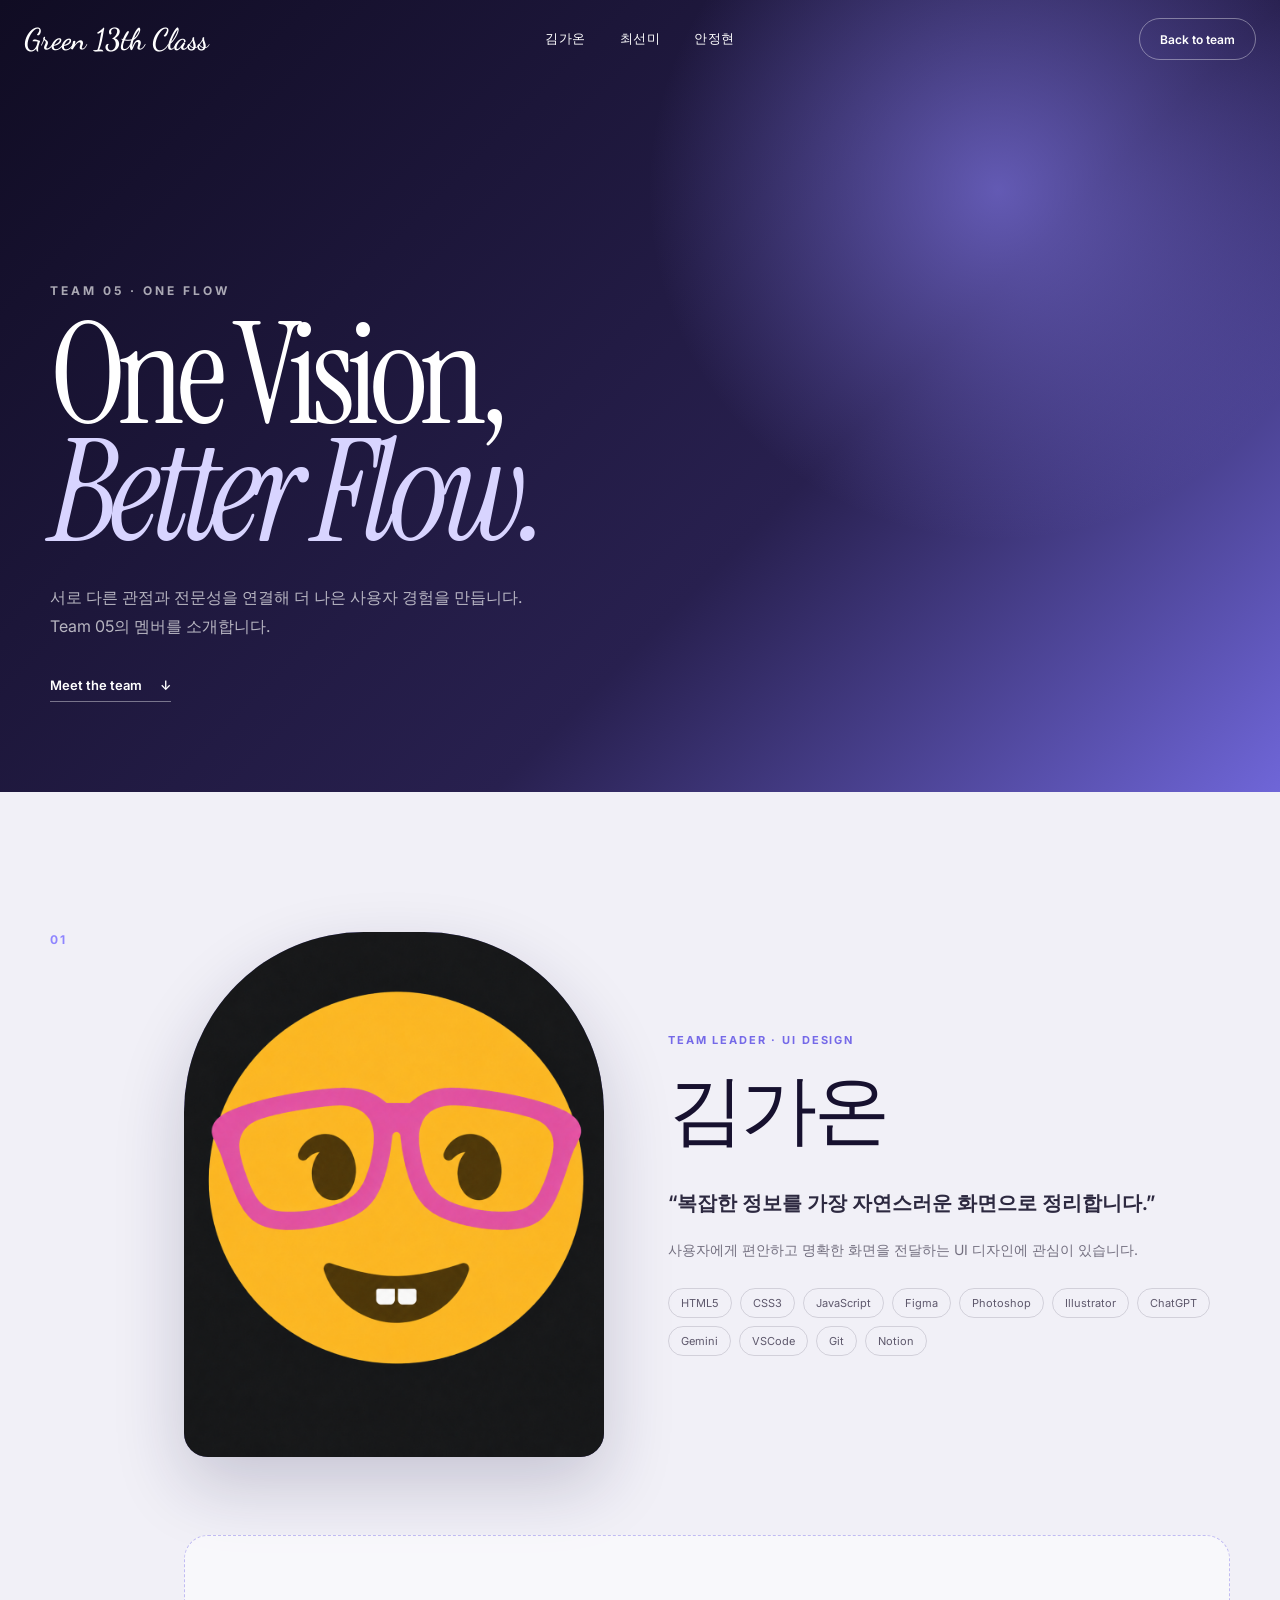
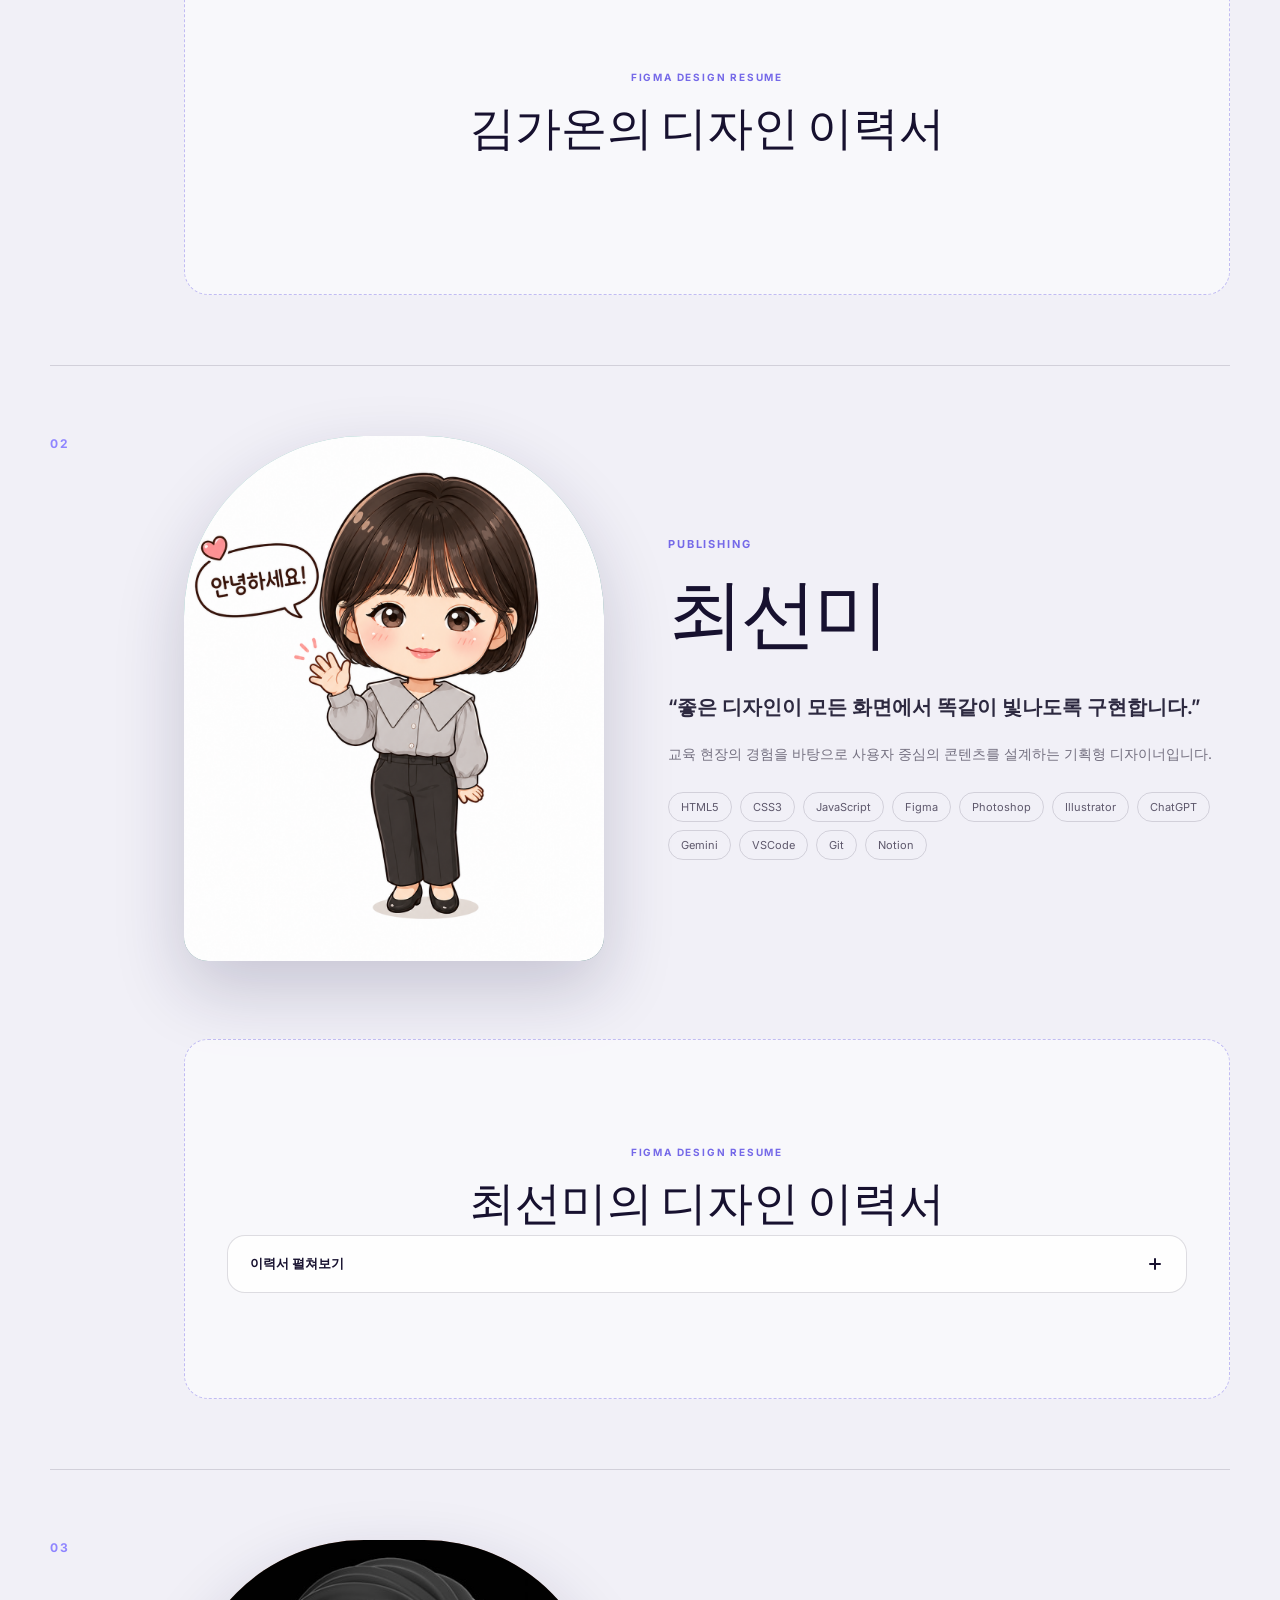
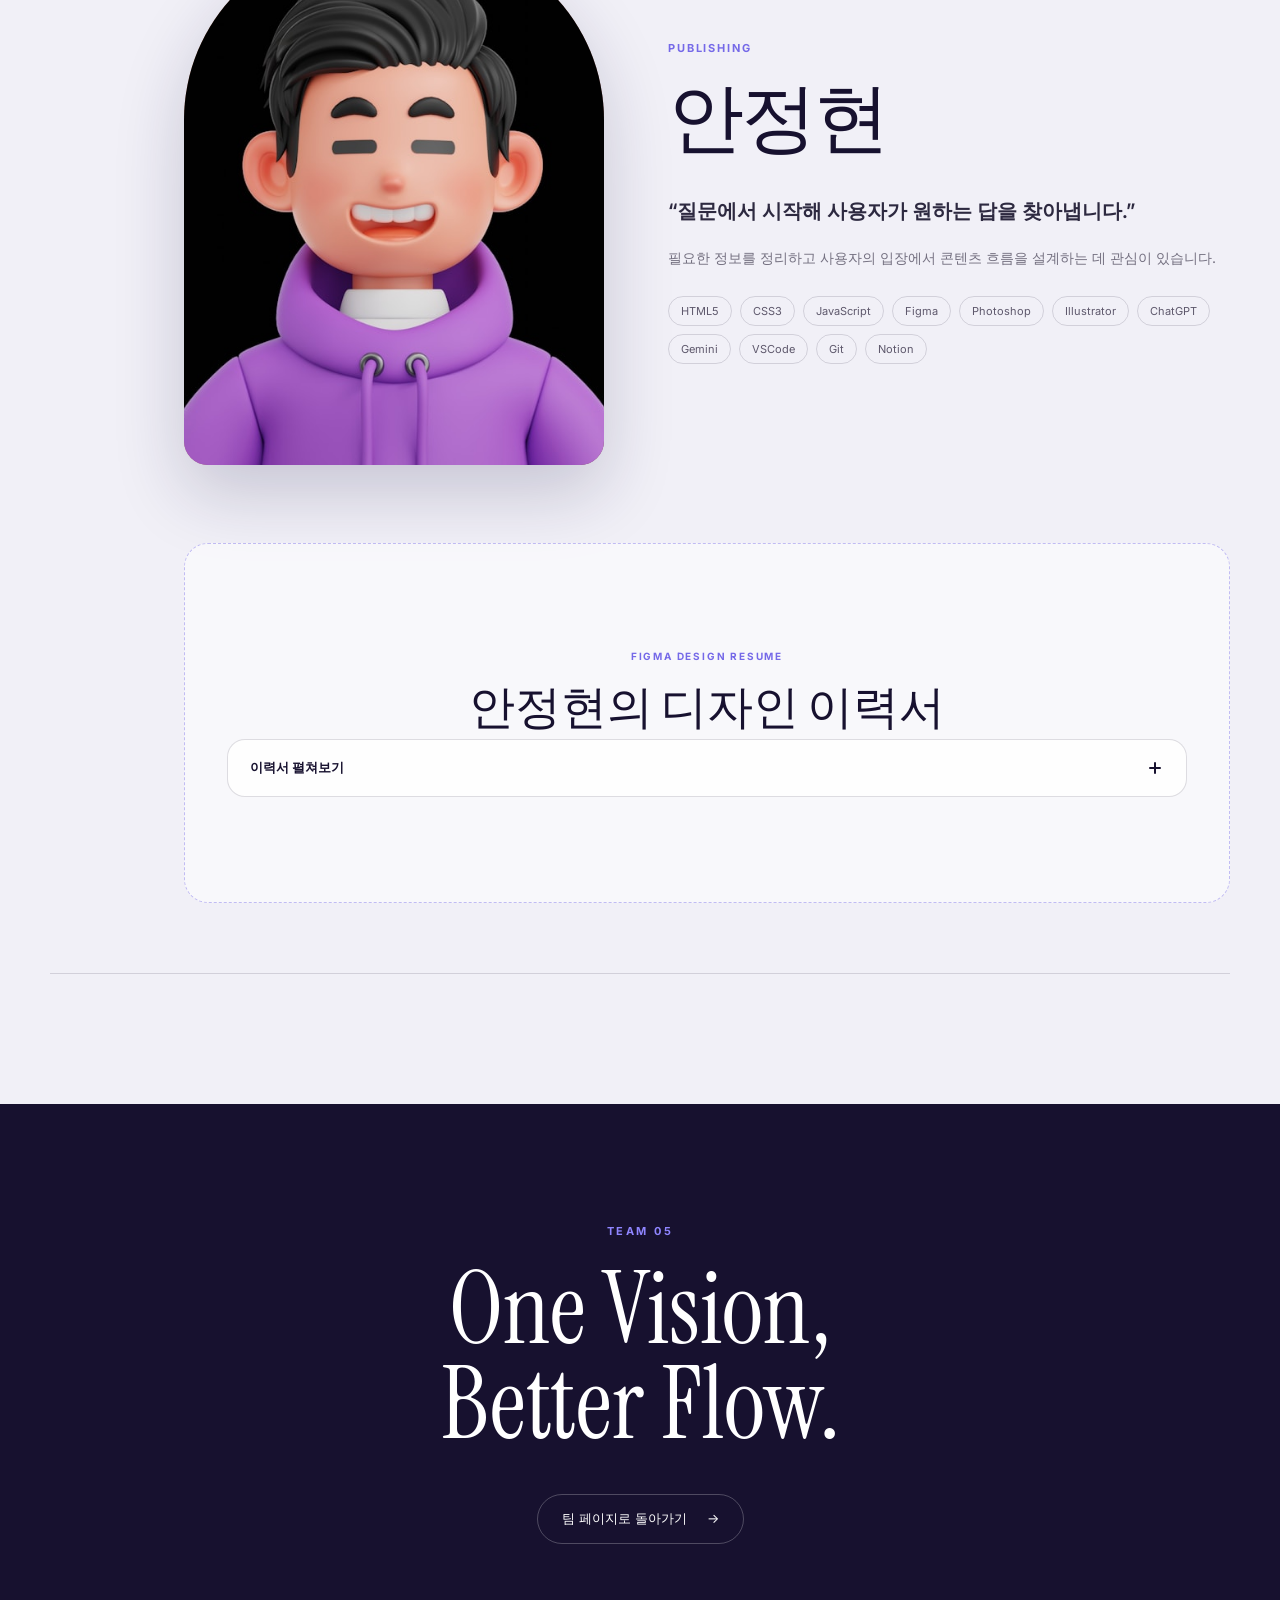
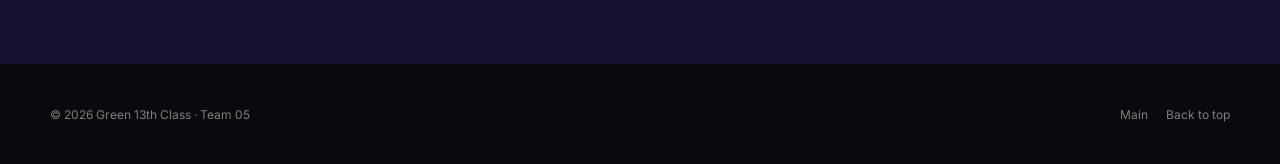
<file: team5/members/index.html>
<!DOCTYPE html>
<html lang="ko">
<head>
  <meta charset="UTF-8">
  <meta name="viewport" content="width=device-width, initial-scale=1.0">
  <meta name="description" content="Team 01 모둠원들의 역할과 강점을 소개합니다.">
  <title>Team 05 | Member Resume</title>
  <link rel="preconnect" href="https://fonts.googleapis.com">
  <link rel="preconnect" href="https://fonts.gstatic.com" crossorigin>
  <link href="https://fonts.googleapis.com/css2?family=Dancing+Script:wght@500;600&family=Instrument+Serif:ital@0;1&family=Inter:wght@400;500;600;700&display=swap" rel="stylesheet">
  <link rel="stylesheet" href="../../css/reset.css">
  <link rel="stylesheet" href="../../css/style.css">
  <link rel="stylesheet" href="../../css/team-common.css">
  <link rel="stylesheet" href="../css/member-resume.css">
  <script src="../../js/team.js" defer></script>
</head>
<body id="top" class="team-page team1-page member-resume-page">
  <header class="team-header">
    <div class="team-header-inner">
      <a href="../index.html" class="team-brand">Green 13th Class</a>
      <nav class="team-nav" aria-label="모둠원 바로가기">
        <a href="#kgo">김가온</a>
        <a href="#csm">최선미</a>
        <a href="#ajh">안정현</a>
      </nav>
      <a href="../index.html#members" class="home-button">Back to team</a>
      <button type="button" class="team-menu-button" aria-label="모바일 메뉴 열기" aria-expanded="false">
        <span></span><span></span><span></span>
      </button>
    </div>
  </header>

  <div class="team-menu-overlay" aria-hidden="true"></div>
  <aside class="team-mobile-menu" aria-hidden="true">
        <a href="#kgo">김가온</a>
        <a href="#csm">최선미</a>
        <a href="#ajh">안정현</a>
    <a href="../index.html#members">Back to team</a>
  </aside>

  <main>
    <section class="resume-hero">
        <video
        class="team-hero-video"
        src="../video/IMG_5516.mov"
        autoplay
        muted
        loop
        playsinline
        aria-hidden="true"
        ></video>
        <div class="team-inner resume-hero-inner">
          <p class="team-eyebrow">TEAM 05 · ONE FLOW</p>
          <h1>One Vision,<br><em>Better Flow.</em></h1>
          <p>서로 다른 관점과 전문성을 연결해 더 나은 사용자 경험을 만듭니다.<br> Team 05의 멤버를 소개합니다.</p>
        <a class="resume-scroll-link" href="#kgo">Meet the team <span aria-hidden="true">↓</span></a>
      </div>
    </section>

    <section class="resume-list" aria-label="모둠원 소개">
      <article class="resume-profile" id="kgo">
        <div class="resume-number">01</div>
        <div class="resume-portrait" aria-label="김가온 프로필 이미지 자리">
          <img src="../images/hero.png" alt="김가온 프로필 이미지">
        </div>
          <div class="resume-content">
          <p class="resume-role">TEAM LEADER · UI DESIGN</p>
          <h2>김가온</h2>
          <p class="resume-quote">“복잡한 정보를 가장 자연스러운 화면으로 정리합니다.”</p>
          <p class="resume-description">사용자에게 편안하고 명확한 화면을 전달하는 UI 디자인에 관심이 있습니다.</p>
            <div class="resume-meta">
                <span>HTML5</span>
                <span>CSS3</span>
                <span>JavaScript</span>
                <span>Figma</span>
                <span>Photoshop</span>
                <span>Illustrator</span>
                <span>ChatGPT</span>
                <span>Gemini</span>
                <span>VSCode</span>
                <span>Git</span>
                <span>Notion</span>
            </div>
          </div>
          <div class="figma-resume-embed">
            <div class="figma-embed-placeholder">
              <span class="figma-embed-label">FIGMA DESIGN RESUME</span>
              <strong>김가온의 디자인 이력서</strong>
              <!-- 김디자인 Figma embed iframe 삽입 위치 -->
            </div>
          </div>
        </article>

      <article class="resume-profile" id="csm">
        <div class="resume-number">02</div>
        <div class="resume-portrait resume-portrait-alt" aria-label="이코딩 프로필 이미지 자리">
          <img src="../images/member1.png" alt="최선미 프로필 이미지">
        </div>
          <div class="resume-content">
          <p class="resume-role">PUBLISHING</p>
          <h2>최선미</h2>
          <p class="resume-quote">“좋은 디자인이 모든 화면에서 똑같이 빛나도록 구현합니다.”</p>
          <p class="resume-description">교육 현장의 경험을 바탕으로 사용자 중심의 콘텐츠를 설계하는 기획형 디자이너입니다.</p>
            <div class="resume-meta">
                <span>HTML5</span>
                <span>CSS3</span>
                <span>JavaScript</span>
                <span>Figma</span>
                <span>Photoshop</span>
                <span>Illustrator</span>
                <span>ChatGPT</span>
                <span>Gemini</span>
                <span>VSCode</span>
                <span>Git</span>
                <span>Notion</span>
            </div>
          </div>
          <div class="figma-resume-embed">
            <div class="figma-embed-placeholder">
              <span class="figma-embed-label">FIGMA DESIGN RESUME</span>
              <strong>최선미의 디자인 이력서</strong>
              <iframe style="border: 1px solid rgba(0, 0, 0, 0.1);" width="800" height="450" src="https://embed.figma.com/proto/mamhI7DiLCVcoFD7fpbKMZ/디자인이력서?node-id=27-23&viewport=544%2C760%2C0.49&scaling=min-zoom&content-scaling=fixed&page-id=0%3A1&embed-host=share" allowfullscreen></iframe>
            </div>
          </div>
        </article>

      <article class="resume-profile" id="ajh">
        <div class="resume-number">03</div>
        <div class="resume-portrait resume-portrait-warm" aria-label="안정현 프로필 이미지 자리">
          <img src="../images/member2.jpg" alt="안정현 프로필 이미지">
        </div>
          <div class="resume-content">
          <p class="resume-role">PUBLISHING</p>
          <h2>안정현</h2>
          <p class="resume-quote">“질문에서 시작해 사용자가 원하는 답을 찾아냅니다.”</p>
          <p class="resume-description">필요한 정보를 정리하고 사용자의 입장에서 콘텐츠 흐름을 설계하는 데 관심이 있습니다.</p>
            <div class="resume-meta">
                <span>HTML5</span>
                <span>CSS3</span>
                <span>JavaScript</span>
                <span>Figma</span>
                <span>Photoshop</span>
                <span>Illustrator</span>
                <span>ChatGPT</span>
                <span>Gemini</span>
                <span>VSCode</span>
                <span>Git</span>
                <span>Notion</span>              
            </div>
          </div>
          <div class="figma-resume-embed">
            <div class="figma-embed-placeholder">
              <span class="figma-embed-label">FIGMA DESIGN RESUME</span>
              <strong>안정현의 디자인 이력서</strong>
              <iframe style="border: 1px solid rgba(0, 0, 0, 0.1);" width="800" height="450" src="https://embed.figma.com/proto/9nFCUfyEbo9iAQfVcUxwF4/%EB%94%94%EC%9E%90%EC%9D%B8%EC%9D%B4%EB%A0%A5%EC%84%9C?node-id=1-2&viewport=992%2C419%2C0.29&scaling=min-zoom&content-scaling=fixed&page-id=0%3A1&embed-host=share" allowfullscreen></iframe>
            </div>
          </div>
        </article>
    </section>

    <section class="resume-closing">
      <p>TEAM 05</p>
      <h2>One Vision,<br>Better Flow.</h2>
      <a href="../index.html#members">팀 페이지로 돌아가기 <span aria-hidden="true">→</span></a>
    </section>
  </main>

  <footer class="team-footer">
    <p>© 2026 Green 13th Class · Team 05</p>
    <div class="team-footer-links">
      <a href="../../index.html">Main</a>
      <a href="#top">Back to top</a>
    </div>
  </footer>
</body>
</html>
</file>
<file: css/style.css>
:root {
  --dark: #0a0608;
  --white: #ffffff;
  --header-height: 80px;
  --page-padding: clamp(20px, 4vw, 64px);
}

body {
  overflow-x: hidden;
  color: var(--white);
  background: var(--dark);
  font-family: "Pretendard", "Inter", sans-serif;
}

body.menu-open {
  overflow: hidden;
}

.site-wrap {
  background: var(--dark);
}

.font-instrument,
.hero-title {
  font-family: "Instrument Serif", serif;
}

.story-quote {
  font-family: "Pretendard", "Inter", sans-serif;
}

.text-glow {
  text-shadow:
    0 0 40px rgba(255, 255, 255, 0.4),
    0 0 80px rgba(255, 255, 255, 0.2),
    0 0 120px rgba(255, 255, 255, 0.1);
}

.button {
  display: inline-flex;
  align-items: center;
  justify-content: center;
  min-height: 52px;
  padding: 0 30px;
  border-radius: 999px;
  color: #090909;
  background: #ffffff;
  box-shadow:
    0 0 20px rgba(255, 255, 255, 0.3),
    0 0 40px rgba(255, 255, 255, 0.1);
  font-size: 14px;
  font-weight: 600;
  letter-spacing: 0.02em;
  transition:
    background-color 0.3s ease,
    transform 0.3s ease,
    box-shadow 0.3s ease;
}

.button:hover {
  background: rgba(255, 255, 255, 0.9);
  transform: translateY(-3px);
  box-shadow:
    0 10px 30px rgba(255, 255, 255, 0.2),
    0 0 50px rgba(255, 255, 255, 0.12);
}

.button-small {
  min-height: 46px;
  padding: 0 24px;
  font-size: 13px;
}

/* Header */
.site-header {
  position: fixed;
  inset: 0 0 auto;
  z-index: 100;
  height: var(--header-height);
  color: #ffffff;
  transition:
    background-color 0.35s ease,
    border-color 0.35s ease,
    backdrop-filter 0.35s ease;
}

.site-header.scrolled {
  border-bottom: 1px solid rgba(255, 255, 255, 0.08);
  background: rgba(10, 6, 8, 0.55);
  backdrop-filter: blur(18px);
  -webkit-backdrop-filter: blur(18px);
}

.header-inner {
  display: grid;
  grid-template-columns: 1fr auto 1fr;
  align-items: center;
  width: 100%;
  height: 100%;
  padding: 0 var(--page-padding);
}

.brand {
  justify-self: start;
  font-family: "Dancing Script", cursive;
  font-size: clamp(27px, 2.4vw, 36px);
  font-weight: 600;
  line-height: 1;
}

.desktop-nav {
  display: flex;
  align-items: center;
  gap: clamp(28px, 4vw, 52px);
}

.desktop-nav a {
  position: relative;
  color: rgba(255, 255, 255, 0.78);
  font-size: 13px;
  letter-spacing: 0.04em;
  transition: color 0.3s ease;
}

.desktop-nav a::after {
  position: absolute;
  right: 0;
  bottom: -8px;
  left: 0;
  height: 1px;
  background: #ffffff;
  transform: scaleX(0);
  transform-origin: right;
  transition: transform 0.35s cubic-bezier(0.22, 1, 0.36, 1);
  content: "";
}

.desktop-nav a:hover {
  color: #ffffff;
}

.desktop-nav a:hover::after {
  transform: scaleX(1);
  transform-origin: left;
}

.desktop-cta {
  justify-self: end;
}

.menu-button {
  display: none;
  position: relative;
  z-index: 120;
  justify-self: end;
  width: 34px;
  height: 28px;
  cursor: pointer;
}

.menu-button span {
  position: absolute;
  left: 0;
  width: 34px;
  height: 1.5px;
  background: #ffffff;
  transition:
    transform 0.55s cubic-bezier(0.22, 1, 0.36, 1),
    opacity 0.35s ease;
}

.menu-button span:nth-child(1) {
  top: 4px;
}

.menu-button span:nth-child(2) {
  top: 13px;
}

.menu-button span:nth-child(3) {
  top: 22px;
}

.menu-button.is-open span:nth-child(1) {
  transform: translateY(9px) rotate(45deg);
}

.menu-button.is-open span:nth-child(2) {
  opacity: 0;
  transform: scaleX(0);
}

.menu-button.is-open span:nth-child(3) {
  transform: translateY(-9px) rotate(-45deg);
}

/* Mobile menu */
.menu-overlay {
  position: fixed;
  inset: 0;
  z-index: 90;
  visibility: hidden;
  opacity: 0;
  background: rgba(0, 0, 0, 0.42);
  transition:
    opacity 0.4s ease,
    visibility 0.4s ease;
}

.menu-overlay.is-open {
  visibility: visible;
  opacity: 1;
}

.mobile-menu {
  position: fixed;
  top: 0;
  right: 0;
  z-index: 110;
  display: flex;
  flex-direction: column;
  justify-content: center;
  width: min(85%, 340px);
  height: 100dvh;
  padding: 110px 34px 40px;
  border-left: 1px solid rgba(255, 255, 255, 0.1);
  background: rgba(10, 6, 8, 0.95);
  backdrop-filter: blur(24px);
  -webkit-backdrop-filter: blur(24px);
  transform: translateX(105%);
  transition: transform 0.62s cubic-bezier(0.22, 1, 0.36, 1);
}

.mobile-menu.is-open {
  transform: translateX(0);
}

.mobile-menu-nav {
  display: flex;
  flex-direction: column;
  gap: 22px;
  margin-bottom: 50px;
}

.mobile-menu-nav a {
  opacity: 0;
  font-family: "Instrument Serif", serif;
  font-size: 34px;
  transform: translateX(45px);
  transition:
    opacity 0.5s ease,
    transform 0.55s cubic-bezier(0.22, 1, 0.36, 1);
}

.mobile-menu.is-open .mobile-menu-nav a {
  opacity: 1;
  transform: translateX(0);
  transition-delay: calc(150ms + var(--menu-index) * 75ms);
}

.mobile-menu-button {
  opacity: 0;
  transform: translateY(20px);
  transition:
    opacity 0.45s ease 450ms,
    transform 0.45s ease 450ms,
    background-color 0.3s ease;
}

.mobile-menu.is-open .mobile-menu-button {
  opacity: 1;
  transform: translateY(0);
}

/* Hero */
.hero-section {
  position: relative;
  display: grid;
  min-height: 100vh;
  min-height: 100svh;
  overflow: hidden;
  place-items: center;
  background: #130b10;
}

.hero-video,
.hero-fallback,
.hero-overlay {
  position: absolute;
  inset: 0;
  width: 100%;
  height: 100%;
}

.hero-video {
  z-index: 0;
  object-fit: cover;
}

.hero-fallback {
  z-index: -1;
  background:
    radial-gradient(circle at 30% 25%, rgba(158, 77, 103, 0.42), transparent 30%),
    linear-gradient(135deg, #12080d 0%, #40202c 45%, #09090c 100%);
}

.hero-overlay {
  z-index: 1;
  background:
    linear-gradient(180deg, rgba(0,0,0,0.28) 0%, rgba(0,0,0,0.12) 55%, rgba(0,0,0,0.4) 100%),
    rgba(0, 0, 0, 0.2);
}

.hero-content {
  position: relative;
  z-index: 3;
  display: flex;
  align-items: center;
  flex-direction: column;
  width: min(94%, 1100px);
  margin-top: -120px;
  text-align: center;
}

.hero-kicker {
  margin-bottom: 22px;
  color: rgba(255, 255, 255, 0.62);
  font-size: 11px;
  font-weight: 600;
  letter-spacing: 0.28em;
}

.hero-title {
  max-width: 1050px;
  font-size: clamp(48px, 8vw, 110px);
  font-weight: 400;
  line-height: 0.9;
  letter-spacing: -0.045em;
}

.hero-description {
  max-width: 630px;
  margin-top: 26px;
  color: rgba(255, 255, 255, 0.72);
  font-size: clamp(14px, 1.5vw, 16px);
  line-height: 1.8;
}

.hero-content .button {
  margin-top: 34px;
}

.reveal-hero {
  opacity: 0;
  transform: translateY(28px);
  animation: heroReveal 1s cubic-bezier(0.22, 1, 0.36, 1) forwards;
}

.hero-kicker.reveal-hero {
  animation-delay: 0.1s;
}

.hero-title.reveal-hero {
  animation-delay: 0.22s;
}

.hero-description.reveal-hero {
  animation-delay: 0.36s;
}

.hero-content .button.reveal-hero {
  animation-delay: 0.5s;
}

.sound-indicator {
  position: absolute;
  bottom: 32px;
  left: 32px;
  z-index: 4;
  display: flex;
  align-items: center;
  gap: 12px;
}

.sound-circle {
  display: grid;
  width: 40px;
  height: 40px;
  border: 1px solid rgba(255, 255, 255, 0.22);
  border-radius: 50%;
  place-items: center;
}

.sound-circle span {
  width: 14px;
  height: 2px;
  border-radius: 999px;
  background: rgba(255, 255, 255, 0.78);
  animation: soundPulse 1.4s ease-in-out infinite;
}

.sound-indicator p {
  color: rgba(255, 255, 255, 0.58);
  font-size: 11px;
  line-height: 1.45;
}

.scroll-indicator {
  position: absolute;
  right: 34px;
  bottom: 30px;
  z-index: 4;
  display: flex;
  align-items: center;
  flex-direction: column;
  gap: 12px;
  color: rgba(255, 255, 255, 0.58);
  font-size: 9px;
  letter-spacing: 0.24em;
}

.scroll-indicator i {
  display: block;
  position: relative;
  width: 1px;
  height: 54px;
  overflow: hidden;
  background: rgba(255, 255, 255, 0.18);
}

.scroll-indicator i::after {
  position: absolute;
  top: -50%;
  left: 0;
  width: 100%;
  height: 45%;
  background: #ffffff;
  animation: scrollLine 1.7s linear infinite;
  content: "";
}

/* Story section */
.story-section {
  position: relative;
  display: grid;
  min-height: 100vh;
  min-height: 100svh;
  overflow: hidden;
  padding: 130px 20px 90px;
  place-items: center;
  isolation: isolate;
}

.story-gradient {
  position: absolute;
  inset: 0;
  z-index: -4;
  background: linear-gradient(
    to bottom,
    #010a17 0%,
    #0a4267 30%,
    #20658e 60%,
    #6badc4 100%
  );
}

.rainbow-layer {
  position: absolute;
  top: 0;
  right: 0;
  left: 0;
  z-index: 30;
  width: 100%;
  pointer-events: none;
  will-change: transform;
}

.cloud-layer {
  position: absolute;
  z-index: 10;
  width: clamp(500px, 48vw, 650px);
  opacity: 0;
  pointer-events: none;
  will-change: transform, opacity;
}

.cloud-left {
  bottom: 10%;
  left: 0;
  margin-left: -50%;
}

.cloud-right {
  right: 0;
  bottom: 15%;
  margin-right: -75%;
  transform: scaleX(-1);
}

.story-content {
  position: relative;
  z-index: 20;
  width: min(92%, 980px);
  text-align: center;
}

.story-label {
  margin-bottom: 28px;
  color: rgba(255, 255, 255, 0.62);
  font-size: 11px;
  font-weight: 600;
  letter-spacing: 0.25em;
}

.story-quote {
    color: #ffffff;
    font-size: clamp(24px, 7.1vw, 70px);
    font-style: normal;
    line-height: 1.2;
    text-wrap: balance;
    font-weight: 800;
}

.story-author {
  margin-top: 30px;
  color: rgba(255, 255, 255, 0.78);
  font-size: 14px;
  letter-spacing: 0.05em;
}

.team-links {
    display: grid;
    grid-template-columns: repeat(2, 1fr);
    gap: 10px;
    margin-top: 48px;
}

.liquid-glass {
    padding: 0.7rem 0;
    position: relative;
    display: flex;
    align-items: center;
    justify-content: center;
    min-height: 48px;
    overflow: hidden;
    border-radius: 999px;
    background: rgba(255, 255, 255, 0.01);
    background-blend-mode: luminosity;
    box-shadow: inset 0 1px 1px rgba(255, 255, 255, 0.1);
    backdrop-filter: blur(4px);
    -webkit-backdrop-filter: blur(4px);
    color: rgba(255, 255, 255, 0.92);
    font-size: 12px;
    font-weight: 600;
    letter-spacing: 0.05em;
    transition: background-color 0.3s ease,
    transform 0.3s ease;
    flex-direction: column;
}

.liquid-glass::before {
  position: absolute;
  inset: 0;
  border-radius: inherit;
  padding: 1.4px;
  background: linear-gradient(
    180deg,
    rgba(255, 255, 255, 0.45) 0%,
    rgba(255, 255, 255, 0.15) 20%,
    rgba(255, 255, 255, 0) 40%,
    rgba(255, 255, 255, 0) 60%,
    rgba(255, 255, 255, 0.15) 80%,
    rgba(255, 255, 255, 0.45) 100%
  );
  pointer-events: none;
  content: "";
  -webkit-mask:
    linear-gradient(#fff 0 0) content-box,
    linear-gradient(#fff 0 0);
  -webkit-mask-composite: xor;
  mask-composite: exclude;
}

.liquid-glass:hover {
  background: rgba(255, 255, 255, 0.12);
  transform: translateY(-4px);
}

.team-note {
  margin-top: 18px;
  color: rgba(255, 255, 255, 0.56);
  font-size: 12px;
  line-height: 1.6;
}

/* Group activity section */
.activity-section {
  position: relative;
  display: grid;
  min-height: 100vh;
  min-height: 100svh;
  overflow: hidden;
  padding: 120px var(--page-padding);
  place-items: center;
  isolation: isolate;
  background: #080a0d;
}

.activity-video,
.activity-fallback,
.activity-overlay {
  position: absolute;
  inset: 0;
  width: 100%;
  height: 100%;
}

.activity-video {
  z-index: -3;
  object-fit: cover;
  filter: saturate(0.65) contrast(1.08) brightness(0.58) blur(1px);
  transform: scale(1.025);
}

.activity-fallback {
  z-index: -4;
  background:
    radial-gradient(circle at 22% 30%, rgba(255, 155, 72, 0.2), transparent 34%),
    radial-gradient(circle at 78% 68%, rgba(60, 118, 150, 0.22), transparent 38%),
    linear-gradient(135deg, #101318, #050607 70%);
}

.activity-overlay {
    z-index: -2;
    background: linear-gradient(180deg, rgba(2, 6, 10, 0.6), rgba(3, 5, 8, 0.28) 45%, rgba(2, 5, 8, 0.42)),
    linear-gradient(90deg, rgba(0, 0, 0, 0.25), transparent 40%, rgba(0, 0, 0, 0.32));
}

.activity-content {
  width: min(100%, 1080px);
  text-align: center;
  opacity: 0;
  transform: translateY(45px);
  transition: opacity 1s ease, transform 1.1s cubic-bezier(0.22, 1, 0.36, 1);
}

.activity-section.is-visible .activity-content {
  opacity: 1;
  transform: translateY(0);
}

.activity-eyebrow {
  margin-bottom: 26px;
  color: rgba(255, 255, 255, 0.58);
  font-size: 10px;
  font-weight: 600;
  letter-spacing: 0.32em;
}

.activity-title {
    font-family: "Pretendard", "Inter", sans-serif;
    font-size: clamp(58px, 9vw, 126px);
    font-weight: 100;
    line-height: 1;
    letter-spacing: 0;
    text-shadow: 0 8px 50px rgba(0, 0, 0, 0.6);
}

.activity-title em {
    color: #ffffff;
    font-style: normal;
    font-weight: 700;
}

.activity-description {
  max-width: 650px;
  margin: 38px auto 0;
  color: rgba(255, 255, 255, 0.72);
  font-size: clamp(14px, 1.35vw, 17px);
  line-height: 1.9;
}

.activity-meta {
  display: flex;
  align-items: center;
  justify-content: center;
  gap: 18px;
  margin-top: 40px;
  color: rgba(255, 255, 255, 0.78);
  font-size: 10px;
  font-weight: 600;
  letter-spacing: 0.2em;
  text-transform: uppercase;
}

.activity-meta i {
  width: 4px;
  height: 4px;
  border-radius: 50%;
  background: #ffd49b;
}

.activity-side-note {
  position: absolute;
  right: 24px;
  bottom: 50%;
  color: rgba(255, 255, 255, 0.35);
  font-size: 9px;
  letter-spacing: 0.25em;
  transform: translateY(50%) rotate(90deg);
  transform-origin: center;
}

/* Footer */
.footer {
  display: flex;
  align-items: center;
  justify-content: space-between;
  min-height: 100px;
  padding: 0 var(--page-padding);
  color: rgba(255, 255, 255, 0.56);
  background: #06101b;
  font-size: 12px;
}

.footer a {
  color: rgba(255, 255, 255, 0.82);
}

.blsp {
    display: block;
    font-size: 1.6rem;
}

/* Animations */
@keyframes heroReveal {
  to {
    opacity: 1;
    transform: translateY(0);
  }
}

@keyframes soundPulse {
  0%,
  100% {
    transform: scaleX(0.55);
  }

  50% {
    transform: scaleX(1);
  }
}

@keyframes scrollLine {
  to {
    top: 115%;
  }
}

/* Responsive */
@media (max-width: 960px) {
  .header-inner {
    grid-template-columns: 1fr auto;
  }

  .desktop-nav,
  .desktop-cta {
    display: none;
  }

  .menu-button {
    display: block;
  }

  .hero-content {
    margin-top: -80px;
  }

  .team-links {
    grid-template-columns: repeat(3, 1fr);
  }
}

@media (max-width: 640px) {
  :root {
    --header-height: 70px;
  }

  .hero-content {
    width: calc(100% - 32px);
    margin-top: -55px;
  }

  .hero-kicker {
    margin-bottom: 16px;
    font-size: 9px;
  }

  .hero-title {
    font-size: clamp(42px, 13vw, 62px);
    line-height: 0.94;
  }

  .hero-description {
    max-width: 480px;
    margin-top: 20px;
    font-size: 14px;
  }

  .hero-content .button {
    margin-top: 26px;
  }

  .sound-indicator {
    display: none;
  }

  .scroll-indicator {
    right: 20px;
    bottom: 20px;
  }

  .story-section {
    min-height: 110svh;
    padding: 110px 16px 70px;
  }

  .rainbow-layer {
    width: 160%;
    max-width: none;
    margin-left: -30%;
  }

  .cloud-layer {
    display: none;
  }

  .story-label {
    margin-bottom: 20px;
  }

  .story-quote {
    font-size: clamp(21px, 7vw, 30px);
    line-height: 1.48;
  }

  .story-author {
    margin-top: 22px;
    font-size: 12px;
  }

  .team-links {
    grid-template-columns: repeat(2, 1fr);
    gap: 8px;
    margin-top: 34px;
  }

  .liquid-glass {
    min-height: 44px;
    font-size: 11px;
  }

  .activity-section {
    min-height: 90svh;
    padding: 100px 20px;
  }

  .activity-title {
    font-size: clamp(48px, 15vw, 76px);
    line-height: 0.94;
  }

  .activity-description br {
    display: none;
  }

  .activity-side-note {
    display: none;
  }

  .footer {
    align-items: flex-start;
    flex-direction: column;
    justify-content: center;
    gap: 6px;
  }
}

@media (prefers-reduced-motion: reduce) {
  html {
    scroll-behavior: auto;
  }

  *,
  *::before,
  *::after {
    animation-duration: 0.01ms !important;
    animation-iteration-count: 1 !important;
    scroll-behavior: auto !important;
    transition-duration: 0.01ms !important;
  }
}
</file>
<file: css/team-common.css>
/* =========================================================
   TEAM PAGE COMMON STYLE
   팀 페이지 전체가 공유하는 레이아웃입니다.
   학생들은 이 파일보다 각 팀 폴더의 개별 CSS를 수정하는 것을 권장합니다.
========================================================= */

.team-page {
  --team-accent: #8f85ff;
  --team-accent-soft: #d8d4ff;
  --team-deep: #151128;
  --team-hero-image: none;

  min-width: 280px;
  color: #181820;
  background: #f7f7fa;
  font-family: "Inter", sans-serif;
}

.team-page.menu-open {
  overflow: hidden;
}

.team-page .team-header {
  position: fixed;
  inset: 0 0 auto;
  z-index: 100;
  height: 78px;
  color: #ffffff;
  transition:
    color 0.35s ease,
    background-color 0.35s ease,
    border-color 0.35s ease,
    backdrop-filter 0.35s ease;
}

.team-page .team-header.scrolled {
  color: #181820;
  border-bottom: 1px solid rgba(20, 20, 30, 0.08);
  background: rgba(255, 255, 255, 0.86);
  backdrop-filter: blur(18px);
  -webkit-backdrop-filter: blur(18px);
}

.team-page .team-header-inner {
  display: grid;
  grid-template-columns: 1fr auto 1fr;
  align-items: center;
  width: min(calc(100% - 48px), 1240px);
  height: 100%;
  margin: 0 auto;
}

.team-page .team-brand {
  justify-self: start;
  font-family: "Dancing Script", cursive;
  font-size: 30px;
  font-weight: 600;
}

.team-page .team-nav {
  display: flex;
  gap: 34px;
  align-items: center;
}

.team-page .team-nav a {
  position: relative;
  font-size: 13px;
  font-weight: 500;
  letter-spacing: 0.04em;
}

.team-page .team-nav a::after {
  position: absolute;
  right: 0;
  bottom: -8px;
  left: 0;
  height: 1px;
  background: currentColor;
  transform: scaleX(0);
  transform-origin: right;
  transition: transform 0.35s cubic-bezier(0.22, 1, 0.36, 1);
  content: "";
}

.team-page .team-nav a:hover::after {
  transform: scaleX(1);
  transform-origin: left;
}

.team-page .home-button {
  justify-self: end;
  display: inline-flex;
  align-items: center;
  min-height: 42px;
  padding: 0 20px;
  border: 1px solid rgba(255, 255, 255, 0.38);
  border-radius: 999px;
  font-size: 12px;
  font-weight: 600;
  transition:
    color 0.3s ease,
    background-color 0.3s ease,
    border-color 0.3s ease;
}

.team-page .team-header.scrolled .home-button {
  border-color: rgba(20, 20, 30, 0.16);
}

.team-page .home-button:hover {
  color: #111118;
  border-color: #ffffff;
  background: #ffffff;
}

.team-page .team-header.scrolled .home-button:hover {
  color: #ffffff;
  border-color: var(--team-accent);
  background: var(--team-accent);
}

.team-page .team-menu-button {
  display: none;
  position: relative;
  z-index: 130;
  justify-self: end;
  width: 34px;
  height: 28px;
  cursor: pointer;
}

.team-page .team-menu-button span {
  position: absolute;
  left: 0;
  width: 34px;
  height: 1.5px;
  background: currentColor;
  transition:
    transform 0.52s cubic-bezier(0.22, 1, 0.36, 1),
    opacity 0.3s ease;
}

.team-page .team-menu-button span:nth-child(1) {
  top: 4px;
}

.team-page .team-menu-button span:nth-child(2) {
  top: 13px;
}

.team-page .team-menu-button span:nth-child(3) {
  top: 22px;
}

.team-page .team-menu-button.is-open span:nth-child(1) {
  transform: translateY(9px) rotate(45deg);
}

.team-page .team-menu-button.is-open span:nth-child(2) {
  opacity: 0;
  transform: scaleX(0);
}

.team-page .team-menu-button.is-open span:nth-child(3) {
  transform: translateY(-9px) rotate(-45deg);
}

.team-page .team-mobile-menu {
  position: fixed;
  inset: 0 0 0 auto;
  z-index: 120;
  display: flex;
  flex-direction: column;
  justify-content: center;
  width: min(84%, 350px);
  height: 100dvh;
  padding: 100px 34px 40px;
  color: #ffffff;
  border-left: 1px solid rgba(255, 255, 255, 0.1);
  background: rgba(12, 10, 18, 0.96);
  backdrop-filter: blur(22px);
  -webkit-backdrop-filter: blur(22px);
  transform: translateX(104%);
  transition: transform 0.6s cubic-bezier(0.22, 1, 0.36, 1);
}

.team-page .team-mobile-menu.is-open {
  transform: translateX(0);
}

.team-page .team-mobile-menu a {
  margin-bottom: 21px;
  opacity: 0;
  font-family: "Instrument Serif", serif;
  font-size: 34px;
  transform: translateX(36px);
  transition:
    opacity 0.45s ease,
    transform 0.5s cubic-bezier(0.22, 1, 0.36, 1);
}

.team-page .team-mobile-menu.is-open a {
  opacity: 1;
  transform: translateX(0);
}

.team-page .team-mobile-menu.is-open a:nth-child(1) {
  transition-delay: 0.14s;
}

.team-page .team-mobile-menu.is-open a:nth-child(2) {
  transition-delay: 0.21s;
}

.team-page .team-mobile-menu.is-open a:nth-child(3) {
  transition-delay: 0.28s;
}

.team-page .team-mobile-menu.is-open a:nth-child(4) {
  transition-delay: 0.35s;
}

.team-page .team-menu-overlay {
  position: fixed;
  inset: 0;
  z-index: 110;
  visibility: hidden;
  opacity: 0;
  background: rgba(0, 0, 0, 0.46);
  transition:
    opacity 0.35s ease,
    visibility 0.35s ease;
}

.team-page .team-menu-overlay.is-open {
  visibility: visible;
  opacity: 1;
}

/* Hero */
.team-page .team-hero {
  position: relative;
  display: flex;
  align-items: flex-end;
  min-height: 78vh;
  min-height: 78svh;
  overflow: hidden;
  padding: 150px 0 80px;
  color: #ffffff;
  background:
    linear-gradient(
      90deg,
      rgba(7, 7, 13, 0.84) 0%,
      rgba(7, 7, 13, 0.42) 58%,
      rgba(7, 7, 13, 0.18) 100%
    ),
    var(--team-hero-image),
    linear-gradient(135deg, var(--team-deep), var(--team-accent));
  background-position: center;
  background-size: cover;
  isolation: isolate;
}

.team-page .team-hero::before {
  position: absolute;
  inset: 0;
  z-index: -1;
  opacity: 0.3;
  background-image:
    linear-gradient(rgba(255, 255, 255, 0.12) 1px, transparent 1px),
    linear-gradient(90deg, rgba(255, 255, 255, 0.12) 1px, transparent 1px);
  background-size: 72px 72px;
  mask-image: linear-gradient(to bottom, transparent 0%, #000 24%, #000 100%);
  content: "";
}

.team-page .team-hero::after {
  position: absolute;
  top: 16%;
  right: 7%;
  z-index: -1;
  width: clamp(240px, 34vw, 520px);
  aspect-ratio: 1;
  border: 1px solid rgba(255, 255, 255, 0.2);
  border-radius: 50%;
  box-shadow:
    inset 0 0 90px color-mix(in srgb, var(--team-accent) 32%, transparent),
    0 0 100px color-mix(in srgb, var(--team-accent) 18%, transparent);
  animation: teamOrb 8s ease-in-out infinite;
  content: "";
}

.team-page .team-inner {
  width: min(calc(100% - 48px), 1180px);
  margin: 0 auto;
}

.team-page .team-hero-content {
  position: relative;
  z-index: 2;
  width: min(100%, 800px);
}

.team-page .team-eyebrow {
  margin-bottom: 20px;
  color: rgba(255, 255, 255, 0.64);
  font-size: 12px;
  font-weight: 700;
  letter-spacing: 0.25em;
}

.team-page .team-hero-title {
  font-family: "Instrument Serif", serif;
  font-size: clamp(66px, 12vw, 150px);
  font-weight: 400;
  line-height: 0.82;
  letter-spacing: -0.06em;
  text-shadow:
    0 0 35px rgba(255, 255, 255, 0.2),
    0 0 90px color-mix(in srgb, var(--team-accent) 20%, transparent);
}

.team-page .team-hero-copy {
  max-width: 610px;
  margin-top: 30px;
  color: rgba(255, 255, 255, 0.72);
  font-size: 16px;
  line-height: 1.85;
}

.team-page .team-hero-meta {
  display: flex;
  flex-wrap: wrap;
  gap: 10px;
  margin-top: 34px;
}

.team-page .team-hero-meta span {
  display: inline-flex;
  align-items: center;
  min-height: 38px;
  padding: 0 16px;
  border: 1px solid rgba(255, 255, 255, 0.2);
  border-radius: 999px;
  background: rgba(255, 255, 255, 0.04);
  backdrop-filter: blur(8px);
  -webkit-backdrop-filter: blur(8px);
  color: rgba(255, 255, 255, 0.78);
  font-size: 12px;
}

/* Sections */
.team-page .team-section {
  padding: 120px 0;
}

.team-page .team-section-heading {
  display: grid;
  grid-template-columns: 0.8fr 1.2fr;
  gap: 70px;
  align-items: start;
  margin-bottom: 58px;
}

.team-page .team-section-label {
  color: var(--team-accent);
  font-size: 12px;
  font-weight: 800;
  letter-spacing: 0.22em;
}

.team-page .team-section-title {
  color: #17171f;
  font-family: "Instrument Serif", serif;
  font-size: clamp(44px, 6vw, 76px);
  font-weight: 400;
  line-height: 1.02;
  letter-spacing: -0.04em;
}

.team-page .team-section-description {
  max-width: 650px;
  margin-top: 22px;
  color: #747480;
  font-size: 16px;
  line-height: 1.8;
}

.team-page .team-intro {
  background:
    radial-gradient(
      circle at 85% 10%,
      color-mix(in srgb, var(--team-accent-soft) 48%, transparent),
      transparent 28%
    ),
    #f7f7fa;
}

.team-page .team-intro-grid {
  display: grid;
  grid-template-columns: repeat(3, 1fr);
  gap: 18px;
}

.team-page .team-value-card {
  min-height: 260px;
  padding: 30px;
  border: 1px solid rgba(20, 20, 30, 0.07);
  border-radius: 24px;
  background: rgba(255, 255, 255, 0.8);
  box-shadow: 0 20px 55px rgba(30, 30, 55, 0.05);
  transition:
    transform 0.35s ease,
    box-shadow 0.35s ease;
}

.team-page .team-value-card:hover {
  transform: translateY(-8px);
  box-shadow: 0 26px 65px rgba(30, 30, 55, 0.1);
}

.team-page .team-value-number {
  display: inline-flex;
  align-items: center;
  justify-content: center;
  width: 42px;
  height: 42px;
  margin-bottom: 58px;
  border-radius: 50%;
  color: #ffffff;
  background: var(--team-accent);
  font-size: 12px;
  font-weight: 800;
}

.team-page .team-value-card h3 {
  margin-bottom: 12px;
  color: #17171f;
  font-size: 23px;
}

.team-page .team-value-card p {
  color: #747480;
  font-size: 14px;
  line-height: 1.75;
}

/* Members */
.team-page .members-section {
  color: #ffffff;
  background: #111119;
}

.team-page .members-section .team-section-title {
  color: #ffffff;
}

.team-page .members-section .team-section-description {
  color: rgba(255, 255, 255, 0.56);
}

.team-page .member-grid {
  display: grid;
  grid-template-columns: repeat(4, 1fr);
  gap: 18px;
}

.team-page .member-resume-link {
  display: inline-flex;
  align-items: center;
  justify-content: center;
  min-height: 44px;
  padding: 0 22px;
  border: 1px solid rgba(255, 255, 255, 0.18);
  border-radius: 999px;
  color: #ffffff;
  background: rgba(255, 255, 255, 0.06);
  font-size: 13px;
  font-weight: 700;
  letter-spacing: 0.06em;
  text-transform: uppercase;
  transition: transform 0.25s ease, background-color 0.25s ease, border-color 0.25s ease;
}

.team-page .member-card .member-resume-link {
  margin-top: 22px;
}

.team-page .member-resume-link:hover {
  background: rgba(255, 255, 255, 0.18);
  border-color: rgba(255, 255, 255, 0.32);
  transform: translateY(-2px);
}

.team-page .member-card-link {
  display: block;
  color: inherit;
  text-decoration: none;
}

.team-page .member-card-link:hover .member-card {
  text-decoration: none;
}

.team-page .member-card {
  position: relative;
  overflow: hidden;
  border: 1px solid rgba(255, 255, 255, 0.08);
  border-radius: 26px;
  background: rgba(255, 255, 255, 0.045);
  transition:
    transform 0.4s cubic-bezier(0.22, 1, 0.36, 1),
    border-color 0.35s ease,
    box-shadow 0.35s ease;
}

.team-page .member-card:hover {
  border-color: color-mix(in srgb, var(--team-accent) 60%, transparent);
  box-shadow: 0 28px 70px rgba(0, 0, 0, 0.24);
  transform: translateY(-10px);
}

.team-page .member-profile {
  margin-top: 40px;
  padding: 34px;
  border: 1px solid rgba(255, 255, 255, 0.08);
  border-radius: 28px;
  background: rgba(255, 255, 255, 0.04);
}

.team-page .member-profile-header {
  display: grid;
  grid-template-columns: minmax(180px, 260px) 1fr;
  gap: 24px;
  align-items: start;
}

.team-page .member-profile-detail {
  margin-top: 28px;
  color: rgba(255, 255, 255, 0.72);
}

.team-page .member-profile-detail h4 {
  margin-bottom: 10px;
  color: #ffffff;
  font-size: 16px;
}

.team-page .member-profile-detail p {
  margin-bottom: 18px;
  line-height: 1.8;
}

.team-page .member-photo {
  position: relative;
  overflow: hidden;
  aspect-ratio: 4 / 5;
  background:
    linear-gradient(
      145deg,
      color-mix(in srgb, var(--team-accent) 80%, #ffffff),
      var(--team-deep)
    );
}

.team-page .member-photo::before {
  position: absolute;
  top: 50%;
  left: 50%;
  width: 45%;
  aspect-ratio: 1;
  border-radius: 50%;
  background: rgba(255, 255, 255, 0.78);
  transform: translate(-50%, -62%);
  content: "";
}

.team-page .member-photo::after {
  position: absolute;
  bottom: -18%;
  left: 50%;
  width: 72%;
  height: 62%;
  border-radius: 50% 50% 12% 12%;
  background: rgba(255, 255, 255, 0.7);
  transform: translateX(-50%);
  content: "";
}

.team-page .member-photo img {
  position: relative;
  z-index: 2;
  width: 100%;
  height: 100%;
  object-fit: cover;
  transition: transform 0.5s ease;
}

.team-page .member-card:hover .member-photo img {
  transform: scale(1.04);
}

.team-page .member-info {
  padding: 24px;
}

.team-page .member-role {
  margin-bottom: 10px;
  color: var(--team-accent-soft);
  font-size: 11px;
  font-weight: 700;
  letter-spacing: 0.16em;
}

.team-page .member-name {
  margin-bottom: 11px;
  font-size: 24px;
}

.team-page .member-copy {
  min-height: 70px;
  color: rgba(255, 255, 255, 0.54);
  font-size: 13px;
  line-height: 1.7;
}

.team-page .member-skills {
  display: flex;
  flex-wrap: wrap;
  gap: 7px;
  margin-top: 19px;
}

.team-page .member-skills span {
  padding: 6px 10px;
  border: 1px solid rgba(255, 255, 255, 0.1);
  border-radius: 999px;
  color: rgba(255, 255, 255, 0.7);
  font-size: 10px;
}

/* Goal */
.team-page .goal-section {
  overflow: hidden;
  color: #ffffff;
  background:
    radial-gradient(
      circle at 75% 30%,
      color-mix(in srgb, var(--team-accent) 44%, transparent),
      transparent 30%
    ),
    linear-gradient(135deg, var(--team-deep), #111119);
}

.team-page .goal-box {
  display: grid;
  grid-template-columns: 0.75fr 1.25fr;
  gap: 70px;
  align-items: end;
}

.team-page .goal-number {
  color: rgba(255, 255, 255, 0.18);
  font-family: "Instrument Serif", serif;
  font-size: clamp(110px, 18vw, 240px);
  line-height: 0.72;
}

.team-page .goal-content h2 {
  font-family: "Instrument Serif", serif;
  font-size: clamp(40px, 6vw, 72px);
  font-weight: 400;
  line-height: 1.02;
}

.team-page .goal-content p {
  max-width: 630px;
  margin-top: 22px;
  color: rgba(255, 255, 255, 0.62);
  line-height: 1.85;
}

.team-page .goal-actions {
  display: flex;
  flex-wrap: wrap;
  gap: 11px;
  margin-top: 32px;
}

.team-page .goal-actions a {
  display: inline-flex;
  align-items: center;
  justify-content: center;
  min-height: 50px;
  padding: 0 24px;
  border-radius: 999px;
  font-size: 13px;
  font-weight: 600;
}

.team-page .goal-actions .primary-link {
  color: #121218;
  background: #ffffff;
}

.team-page .goal-actions .line-link {
  border: 1px solid rgba(255, 255, 255, 0.24);
}

/* Footer */
.team-page .team-footer {
  display: flex;
  align-items: center;
  justify-content: space-between;
  min-height: 100px;
  padding: 0 max(24px, calc((100% - 1180px) / 2));
  color: rgba(255, 255, 255, 0.48);
  background: #09090e;
  font-size: 12px;
}

.team-page .team-footer-links {
  display: flex;
  gap: 18px;
}

/* Reveal animation */
.team-page .team-reveal {
  opacity: 0;
  transform: translateY(52px);
  transition:
    opacity 0.8s ease,
    transform 0.8s cubic-bezier(0.22, 1, 0.36, 1);
}

.team-page .team-reveal.is-visible {
  opacity: 1;
  transform: translateY(0);
}

@keyframes teamOrb {
  0%,
  100% {
    transform: translate3d(0, 0, 0);
  }

  50% {
    transform: translate3d(0, -24px, 0);
  }
}

@media (max-width: 980px) {
  .team-page .team-header-inner {
    grid-template-columns: 1fr auto;
  }

  .team-page .team-nav,
  .team-page .home-button {
    display: none;
  }

  .team-page .team-menu-button {
    display: block;
  }

  .team-page .team-section-heading,
  .team-page .goal-box {
    grid-template-columns: 1fr;
    gap: 30px;
  }

  .team-page .member-grid {
    grid-template-columns: repeat(2, 1fr);
  }

  .team-page .goal-number {
    font-size: 130px;
  }
}

@media (max-width: 720px) {
  .team-page .team-header {
    height: 70px;
  }

  .team-page .team-header-inner,
  .team-page .team-inner {
    width: min(calc(100% - 32px), 1180px);
  }

  .team-page .team-hero {
    min-height: 74svh;
    padding: 130px 0 58px;
  }

  .team-page .team-hero-title {
    font-size: clamp(62px, 22vw, 104px);
  }

  .team-page .team-hero-copy {
    font-size: 14px;
  }

  .team-page .team-section {
    padding: 85px 0;
  }

  .team-page .team-intro-grid,
  .team-page .member-grid {
    grid-template-columns: 1fr;
  }

  .team-page .team-value-card {
    min-height: auto;
  }

  .team-page .team-value-number {
    margin-bottom: 38px;
  }

  .team-page .member-copy {
    min-height: auto;
  }

  .team-page .goal-number {
    font-size: 105px;
  }

  .team-page .team-footer {
    align-items: flex-start;
    flex-direction: column;
    justify-content: center;
    gap: 8px;
    padding: 24px 16px;
  }
}

@media (prefers-reduced-motion: reduce) {
  .team-page *,
  .team-page *::before,
  .team-page *::after {
    animation-duration: 0.01ms !important;
    animation-iteration-count: 1 !important;
    transition-duration: 0.01ms !important;
  }

  .team-page .team-reveal {
    opacity: 1;
    transform: none;
  }
}

/* Figma resume accordion */
.member-resume-page .figma-resume-toggle {
  display: flex;
  width: 100%;
  min-height: 58px;
  padding: 0 22px;
  border: 1px solid rgba(23, 17, 47, 0.14);
  border-radius: 18px;
  align-items: center;
  justify-content: space-between;
  color: var(--team-deep, #17112f);
  background: rgba(255, 255, 255, 0.78);
  font: inherit;
  font-size: 13px;
  font-weight: 700;
  cursor: pointer;
  transition: border-color 0.2s ease, background-color 0.2s ease, transform 0.2s ease;
}

.member-resume-page .figma-resume-toggle:hover {
  border-color: var(--team-accent, #7569e8);
  background: #fff;
  transform: translateY(-1px);
}

.member-resume-page .figma-resume-toggle:focus-visible {
  outline: 3px solid color-mix(in srgb, var(--team-accent, #7569e8) 35%, transparent);
  outline-offset: 3px;
}

.member-resume-page .figma-resume-toggle-icon {
  position: relative;
  width: 18px;
  height: 18px;
  flex: 0 0 18px;
}

.member-resume-page .figma-resume-toggle-icon::before,
.member-resume-page .figma-resume-toggle-icon::after {
  position: absolute;
  top: 50%;
  left: 50%;
  width: 12px;
  height: 2px;
  border-radius: 2px;
  content: "";
  background: currentColor;
  transform: translate(-50%, -50%);
  transition: transform 0.25s ease;
}

.member-resume-page .figma-resume-toggle-icon::after {
  transform: translate(-50%, -50%) rotate(90deg);
}

.member-resume-page .is-figma-open .figma-resume-toggle-icon::after {
  transform: translate(-50%, -50%) rotate(0deg);
}

.member-resume-page .figma-resume-panel {
  display: grid;
  width: 100%;
  grid-template-rows: 0fr;
  opacity: 0;
  transition: grid-template-rows 0.45s ease, opacity 0.3s ease, margin-top 0.45s ease;
}

.member-resume-page .figma-resume-panel-inner {
  width: 100%;
  min-height: 0;
  overflow: hidden;
}

.member-resume-page .is-figma-open .figma-resume-panel {
  grid-template-rows: 1fr;
  margin-top: 14px;
  opacity: 1;
}

@media (max-width: 560px) {
  .member-resume-page .figma-resume-toggle {
    min-height: 54px;
    padding: 0 18px;
  }
}
</file>
<file: team3/css/team3.css>
/* Team 01 individual theme
   이 파일에서 팀 컬러와 팀별 세부 디자인을 수정하세요. */

.team3-page {
  --team-accent: #8f85ff;
  --team-accent-soft: #d8d4ff;
  --team-deep: #17112f;

  /* 배경 이미지 사용 예시:
     1. images 폴더에 hero.jpg를 넣습니다.
     2. 아래 주석을 해제합니다.
     --team-hero-image: url("../images/hero.jpg");
  */
}

/* Hero background video: fill the banner and keep it subtly darkened. */
.team3-page .team-hero {
  background: #17112f;
}

.team3-page .team-hero-video {
  position: absolute;
  inset: 0;
  z-index: 0;
  display: block;
  width: 100%;
  height: 100%;
  object-fit: cover;
  filter: brightness(0.42);
  pointer-events: none;
}

.team3-page .team-hero::before,
.team3-page .team-hero::after {
  z-index: 1;
}

.team3-page .team-hero > .team-inner {
  position: relative;
  z-index: 2;
}

/* Member resume */
.member-resume-page { background: #f1f0f7; }
.member-resume-page .resume-hero { position: relative; display: flex; align-items: flex-end; min-height: 88svh; overflow: hidden; isolation: isolate; padding: 150px 0 90px; color: #fff; background: #17112f; }
.member-resume-page .resume-hero-video { position: absolute; inset: 0; z-index: 0; display: block; width: 100%; height: 100%; object-fit: cover; filter: brightness(0.42); pointer-events: none; }
.member-resume-page .resume-hero::before { position: absolute; inset: 0; z-index: 1; opacity: .3; background-image: linear-gradient(rgba(255, 255, 255, .12) 1px, transparent 1px), linear-gradient(90deg, rgba(255, 255, 255, .12) 1px, transparent 1px); background-size: 72px 72px; mask-image: linear-gradient(to bottom, transparent 0%, #000 24%, #000 100%); content: ""; }
.member-resume-page .resume-hero::after { position: absolute; top: 16%; right: 7%; z-index: 1; width: clamp(240px, 34vw, 520px); aspect-ratio: 1; border: 1px solid rgba(255, 255, 255, .2); border-radius: 50%; box-shadow: inset 0 0 90px rgba(143,133,255,.32), 0 0 100px rgba(143,133,255,.18); animation: teamOrb 8s ease-in-out infinite; content: ""; }
.member-resume-page .resume-hero-inner { position: relative; z-index: 2; }
.member-resume-page .resume-hero h1 { max-width: 900px; font-family: "Instrument Serif", serif; font-size: clamp(68px, 11vw, 148px); font-weight: 400; line-height: .83; letter-spacing: -.055em; }
.member-resume-page .resume-hero h1 em { color: #d8d4ff; }
.member-resume-page .resume-hero-inner > p:not(.team-eyebrow) { max-width: 570px; margin-top: 32px; color: rgba(255,255,255,.68); line-height: 1.8; }
.member-resume-page .resume-scroll-link { display: inline-flex; gap: 18px; align-items: center; margin-top: 36px; padding-bottom: 8px; border-bottom: 1px solid rgba(255,255,255,.4); font-size: 13px; font-weight: 600; }
.member-resume-page .resume-list { width: min(calc(100% - 48px), 1180px); margin: 0 auto; padding: 70px 0 130px; }
.member-resume-page .resume-profile { display: grid; grid-template-columns: 70px minmax(250px, 420px) 1fr; gap: clamp(24px, 5vw, 74px); align-items: center; padding: 70px 0; border-bottom: 1px solid rgba(23,17,47,.14); scroll-margin-top: 78px; }
.member-resume-page .resume-number { align-self: start; color: #8f85ff; font-size: 12px; font-weight: 700; letter-spacing: .15em; }
.member-resume-page .resume-portrait { display: grid; place-items: center; aspect-ratio: 4 / 5; overflow: hidden; color: rgba(255,255,255,.8); background: linear-gradient(145deg, #aaa3ff, #312866); border-radius: 180px 180px 24px 24px; box-shadow: 0 28px 70px rgba(30,24,70,.2); }
.member-resume-page .resume-portrait span { font-family: "Instrument Serif", serif; font-size: clamp(72px, 10vw, 130px); font-style: italic; }
.member-resume-page .resume-portrait-alt { background: linear-gradient(145deg, #84c9c1, #1d565c); }
.member-resume-page .resume-portrait-warm { background: linear-gradient(145deg, #e4ad94, #773e53); }
.member-resume-page .resume-portrait-deep { background: linear-gradient(145deg, #a9a4c9, #25223d); }
.member-resume-page .resume-role { color: #7569e8; font-size: 11px; font-weight: 700; letter-spacing: .17em; }
.member-resume-page .resume-content h2 { margin-top: 13px; color: #17112f; font-family: "Instrument Serif", serif; font-size: clamp(48px, 6vw, 76px); font-weight: 400; letter-spacing: -.04em; }
.member-resume-page .resume-quote { max-width: 580px; margin-top: 25px; color: #2d2940; font-size: 20px; font-weight: 600; line-height: 1.55; }
.member-resume-page .resume-description { max-width: 600px; margin-top: 18px; color: #747080; font-size: 14px; line-height: 1.85; }
.member-resume-page .resume-meta { display: flex; flex-wrap: wrap; gap: 8px; margin-top: 25px; }
.member-resume-page .resume-meta span { padding: 7px 12px; border: 1px solid rgba(23,17,47,.14); border-radius: 999px; color: #5e586c; font-size: 11px; }
.member-resume-page .figma-resume-embed { grid-column: 2 / -1; width: 100%; margin-top: 14px; }
.member-resume-page .figma-embed-placeholder { display: flex; min-height: 360px; padding: 42px; border: 1px dashed rgba(117,105,232,.42); border-radius: 24px; align-items: center; justify-content: center; flex-direction: column; text-align: center; background: rgba(255,255,255,.5); }
.member-resume-page .figma-embed-label { color: #7569e8; font-size: 10px; font-weight: 700; letter-spacing: .18em; }
.member-resume-page .figma-embed-placeholder strong { margin-top: 15px; color: #17112f; font-family: "Instrument Serif", serif; font-size: clamp(30px, 4vw, 46px); font-weight: 400; }
.member-resume-page .figma-embed-placeholder p { margin-top: 12px; color: #777180; font-size: 13px; line-height: 1.7; }
.member-resume-page .figma-resume-embed iframe { display: block; width: 100%; height: min(78vh, 760px); min-height: 520px; border: 1px solid rgba(23,17,47,.12); border-radius: 24px; background: #fff; }
.member-resume-page .resume-closing { padding: 120px 24px; text-align: center; color: #fff; background: #17112f; }
.member-resume-page .resume-closing > p { color: #8f85ff; font-size: 11px; font-weight: 700; letter-spacing: .22em; }
.member-resume-page .resume-closing h2 { margin-top: 24px; font-family: "Instrument Serif", serif; font-size: clamp(54px, 8vw, 100px); font-weight: 400; line-height: .95; }
.member-resume-page .resume-closing a { display: inline-flex; gap: 20px; margin-top: 42px; padding: 15px 24px; border: 1px solid rgba(255,255,255,.24); border-radius: 999px; font-size: 13px; }
.resume-portrait img{
  width:100%;
  height:100%;
  object-fit: cover;
}
@media (max-width: 820px) {
  .member-resume-page .resume-profile { grid-template-columns: 38px 1fr; }
  .member-resume-page .resume-portrait { grid-column: 2; }
  .member-resume-page .resume-content { grid-column: 2; }
  .member-resume-page .figma-resume-embed { grid-column: 2; }
}

@media (max-width: 560px) {
  .member-resume-page .resume-list { width: min(calc(100% - 32px), 1180px); }
  .member-resume-page .resume-profile { grid-template-columns: 1fr; gap: 20px; padding: 56px 0; }
  .member-resume-page .resume-number, .member-resume-page .resume-portrait, .member-resume-page .resume-content, .member-resume-page .figma-resume-embed { grid-column: 1; }
  .member-resume-page .resume-portrait { width: 100%; }
  .member-resume-page .figma-embed-placeholder { min-height: 280px; padding: 28px 20px; }
  .member-resume-page .figma-resume-embed iframe { height: 68vh; min-height: 420px; }
}

/* 팀별로 원하는 스타일을 아래에 추가하세요. */
/*
.team1-page .team-hero-title {
  font-style: italic;
}

.team1-page .member-card {
  border-radius: 8px;
}
*/
</file>
<file: team4/css/team4.css>
/* Team 01 individual theme
   이 파일에서 팀 컬러와 팀별 세부 디자인을 수정하세요. */

.team1-page {
  --team-accent: #8f85ff;
  --team-accent-soft: #d8d4ff;
  --team-deep: #17112f;

  /* 배경 이미지 사용 예시:
     1. images 폴더에 hero.jpg를 넣습니다.
     2. 아래 주석을 해제합니다.
     --team-hero-image: url("../images/hero.jpg");
  */
}

/* Hero background video */
.team1-page .team-hero {
  background: var(--team-deep);
}

.team1-page .team-hero-video {
  position: absolute;
  inset: 0;
  z-index: 0;
  display: block;
  width: 100%;
  height: 100%;
  object-fit: cover;
  opacity: 0.6;
  filter: brightness(0.2);
  pointer-events: none;
}

.team1-page .team-hero::before,
.team1-page .team-hero::after {
  z-index: 1;
}

.team1-page .team-hero > .team-inner {
  position: relative;
  z-index: 2;
}

.resume-portrait > span {
  display: block;
  width: 100%;
  height: 100%;
}

.resume-portrait > span > img {
  display: block;
  width: 100%;
  height: 100%;
  object-fit: cover;
  object-position: center;
}


/* Member resume */
.member-resume-page { background: #f1f0f7; }
.member-resume-page .resume-hero { position: relative; display: flex; align-items: flex-end; min-height: 88svh; padding: 150px 0 90px; overflow: hidden; color: #fff; background: radial-gradient(circle at 78% 24%, rgba(143,133,255,.58), transparent 30%), linear-gradient(135deg, #100c23 0%, #28204f 62%, #6f66d8 100%); }
.member-resume-page .resume-hero > figure.video { position: absolute; inset: 0; height: 100%; margin: 0; }
.member-resume-page .resume-hero .team-hero-video { width: 100%; height: 100%; object-fit: cover; }
.member-resume-page .resume-hero-inner { position: relative; z-index: 1; }
.member-resume-page .resume-hero h1 { max-width: 900px; font-family: "Instrument Serif", serif; font-size: clamp(68px, 11vw, 148px); font-weight: 400; line-height: .83; letter-spacing: -.055em; }
.member-resume-page .resume-hero h1 em { color: #d8d4ff; }
.member-resume-page .resume-hero-inner > p:not(.team-eyebrow) { max-width: 570px; margin-top: 32px; color: rgba(255,255,255,.68); line-height: 1.8; }
.member-resume-page .resume-scroll-link { display: inline-flex; gap: 18px; align-items: center; margin-top: 36px; padding-bottom: 8px; border-bottom: 1px solid rgba(255,255,255,.4); font-size: 13px; font-weight: 600; }
.member-resume-page .resume-list { width: min(calc(100% - 48px), 1180px); margin: 0 auto; padding: 70px 0 130px; }
.member-resume-page .resume-profile { display: grid; grid-template-columns: 70px minmax(250px, 420px) 1fr; gap: clamp(24px, 5vw, 74px); align-items: center; padding: 70px 0; border-bottom: 1px solid rgba(23,17,47,.14); scroll-margin-top: 78px; }
.member-resume-page .resume-number { align-self: start; color: #8f85ff; font-size: 12px; font-weight: 700; letter-spacing: .15em; }
.member-resume-page .resume-portrait { display: grid; place-items: center; aspect-ratio: 4 / 5; overflow: hidden; color: rgba(255,255,255,.8); background: linear-gradient(145deg, #aaa3ff, #312866); border-radius: 180px 180px 24px 24px; box-shadow: 0 28px 70px rgba(30,24,70,.2); }
.member-resume-page .resume-portrait span { font-family: "Instrument Serif", serif; font-size: clamp(72px, 10vw, 130px); font-style: italic; }
.member-resume-page .resume-portrait-alt { background: linear-gradient(145deg, #84c9c1, #1d565c); }
.member-resume-page .resume-portrait-warm { background: linear-gradient(145deg, #e4ad94, #773e53); }
.member-resume-page .resume-portrait-deep { background: linear-gradient(145deg, #a9a4c9, #25223d); }
.member-resume-page .resume-role { color: #7569e8; font-size: 11px; font-weight: 700; letter-spacing: .17em; }
.member-resume-page .resume-content h2 { margin-top: 13px; color: #17112f; font-family: "Instrument Serif", serif; font-size: clamp(48px, 6vw, 76px); font-weight: 400; letter-spacing: -.04em; }
.member-resume-page .resume-quote { max-width: 580px; margin-top: 25px; color: #2d2940; font-size: 20px; font-weight: 600; line-height: 1.55; }
.member-resume-page .resume-description { max-width: 600px; margin-top: 18px; color: #747080; font-size: 14px; line-height: 1.85; }
.member-resume-page .resume-meta { display: flex; flex-wrap: wrap; gap: 8px; margin-top: 25px; }
.member-resume-page .resume-meta span { padding: 7px 12px; border: 1px solid rgba(23,17,47,.14); border-radius: 999px; color: #5e586c; font-size: 11px; }
.member-resume-page .figma-resume-embed { grid-column: 2 / -1; width: 100%; margin-top: 14px; }
.member-resume-page .figma-embed-placeholder { display: flex; min-height: 360px; padding: 42px; border: 1px dashed rgba(117,105,232,.42); border-radius: 24px; align-items: center; justify-content: center; flex-direction: column; text-align: center; background: rgba(255,255,255,.5); }
.member-resume-page .figma-embed-label { color: #7569e8; font-size: 10px; font-weight: 700; letter-spacing: .18em; }
.member-resume-page .figma-embed-placeholder strong { margin-top: 15px; color: #17112f; font-family: "Instrument Serif", serif; font-size: clamp(30px, 4vw, 46px); font-weight: 400; }
.member-resume-page .figma-embed-placeholder p { margin-top: 12px; color: #777180; font-size: 13px; line-height: 1.7; }
.member-resume-page .figma-resume-embed iframe { display: block; width: 100%; height: min(78vh, 760px); min-height: 520px; border: 1px solid rgba(23,17,47,.12); border-radius: 24px; background: #fff; }
.member-resume-page .resume-closing { padding: 120px 24px; text-align: center; color: #fff; background: #17112f; }
.member-resume-page .resume-closing > p { color: #8f85ff; font-size: 11px; font-weight: 700; letter-spacing: .22em; }
.member-resume-page .resume-closing h2 { margin-top: 24px; font-family: "Instrument Serif", serif; font-size: clamp(54px, 8vw, 100px); font-weight: 400; line-height: .95; }
.member-resume-page .resume-closing a { display: inline-flex; gap: 20px; margin-top: 42px; padding: 15px 24px; border: 1px solid rgba(255,255,255,.24); border-radius: 999px; font-size: 13px; }

@media (max-width: 820px) {
  .member-resume-page .resume-profile { grid-template-columns: 38px 1fr; }
  .member-resume-page .resume-portrait { grid-column: 2; }
  .member-resume-page .resume-content { grid-column: 2; }
  .member-resume-page .figma-resume-embed { grid-column: 2; }
}

@media (max-width: 560px) {
  .member-resume-page .resume-list { width: min(calc(100% - 32px), 1180px); }
  .member-resume-page .resume-profile { grid-template-columns: 1fr; gap: 20px; padding: 56px 0; }
  .member-resume-page .resume-number, .member-resume-page .resume-portrait, .member-resume-page .resume-content, .member-resume-page .figma-resume-embed { grid-column: 1; }
  .member-resume-page .resume-portrait { width: 100%; }
  .member-resume-page .figma-embed-placeholder { min-height: 280px; padding: 28px 20px; }
  .member-resume-page .figma-resume-embed iframe { height: 68vh; min-height: 420px; }
}
</file>
<file: team5/css/team5.css>
/* Team 01 individual theme
   이 파일에서 팀 컬러와 팀별 세부 디자인을 수정하세요. */

.team1-page {
  --team-accent: #8f85ff;
  --team-accent-soft: #d8d4ff;
  --team-deep: #17112f;

  /* 배경 이미지 사용 예시:
     1. images 폴더에 hero.jpg를 넣습니다.
     2. 아래 주석을 해제합니다.
     --team-hero-image: url("../images/hero.jpg");
  */
}

/* Hero background video */
.team1-page .team-hero {
  background: linear-gradient(135deg, var(--team-deep), var(--team-accent));
}

.team1-page .team-hero-video {
  position: absolute;
  inset: 0;
  z-index: 0;
  display: block;
  width: 100%;
  height: 100%;
  object-fit: cover;
  filter: brightness(0.6) saturate(0.72) blur(2px);
  transform: scale(1.035);
  pointer-events: none;
}

.team1-page .team-hero > .team-inner {
  position: relative;
  z-index: 2;
}

.team1-page .team-hero::before {
  z-index: 1;
  opacity: 0.3;
  background-image:
    linear-gradient(rgba(255, 255, 255, 0.12) 1px, transparent 1px),
    linear-gradient(90deg, rgba(255, 255, 255, 0.12) 1px, transparent 1px);
  background-size: 72px 72px;
  mask-image: linear-gradient(to bottom, transparent 0%, #000 24%, #000 100%);
}

.team1-page .team-hero::after {
  z-index: 1;
}

/* 팀별로 원하는 스타일을 아래에 추가하세요. */
/*
.team1-page .team-hero-title {
  font-style: italic;
}

.team1-page .member-card {
  border-radius: 8px;
}
*/
</file>
<file: team/css/team1.css>
/* Team 01 individual theme
   이 파일에서 팀 컬러와 팀별 세부 디자인을 수정하세요. */

.team1-page {
  --team-accent: #8f85ff;
  --team-accent-soft: #d8d4ff;
  --team-deep: #17112f;

  /* 배경 이미지 사용 예시:
     1. images 폴더에 hero.jpg를 넣습니다.
     2. 아래 주석을 해제합니다.
     --team-hero-image: url("../images/hero.jpg");
  */
}

/* Member resume */
.member-resume-page { background: #f1f0f7; }
.member-resume-page .resume-hero { display: flex; align-items: flex-end; min-height: 88svh; padding: 150px 0 90px; color: #fff; background: radial-gradient(circle at 78% 24%, rgba(143,133,255,.58), transparent 30%), linear-gradient(135deg, #100c23 0%, #28204f 62%, #6f66d8 100%); }
.member-resume-page .resume-hero-inner { position: relative; }
.member-resume-page .resume-hero h1 { max-width: 900px; font-family: "Instrument Serif", serif; font-size: clamp(68px, 11vw, 148px); font-weight: 400; line-height: .83; letter-spacing: -.055em; }
.member-resume-page .resume-hero h1 em { color: #d8d4ff; }
.member-resume-page .resume-hero-inner > p:not(.team-eyebrow) { max-width: 570px; margin-top: 32px; color: rgba(255,255,255,.68); line-height: 1.8; }
.member-resume-page .resume-scroll-link { display: inline-flex; gap: 18px; align-items: center; margin-top: 36px; padding-bottom: 8px; border-bottom: 1px solid rgba(255,255,255,.4); font-size: 13px; font-weight: 600; }
.member-resume-page .resume-list { width: min(calc(100% - 48px), 1180px); margin: 0 auto; padding: 70px 0 130px; }
.member-resume-page .resume-profile { display: grid; grid-template-columns: 70px minmax(250px, 420px) 1fr; gap: clamp(24px, 5vw, 74px); align-items: center; padding: 70px 0; border-bottom: 1px solid rgba(23,17,47,.14); scroll-margin-top: 78px; }
.member-resume-page .resume-number { align-self: start; color: #8f85ff; font-size: 12px; font-weight: 700; letter-spacing: .15em; }
.member-resume-page .resume-portrait { display: grid; place-items: center; aspect-ratio: 4 / 5; overflow: hidden; color: rgba(255,255,255,.8); background: linear-gradient(145deg, #aaa3ff, #312866); border-radius: 180px 180px 24px 24px; box-shadow: 0 28px 70px rgba(30,24,70,.2); }
.member-resume-page .resume-portrait span { font-family: "Instrument Serif", serif; font-size: clamp(72px, 10vw, 130px); font-style: italic; }
.member-resume-page .resume-portrait-alt { background: linear-gradient(145deg, #84c9c1, #1d565c); }
.member-resume-page .resume-portrait-warm { background: linear-gradient(145deg, #e4ad94, #773e53); }
.member-resume-page .resume-portrait-deep { background: linear-gradient(145deg, #a9a4c9, #25223d); }
.member-resume-page .resume-role { color: #7569e8; font-size: 11px; font-weight: 700; letter-spacing: .17em; }
.member-resume-page .resume-content h2 { margin-top: 13px; color: #17112f; font-family: "Instrument Serif", serif; font-size: clamp(48px, 6vw, 76px); font-weight: 400; letter-spacing: -.04em; }
.member-resume-page .resume-quote { max-width: 580px; margin-top: 25px; color: #2d2940; font-size: 20px; font-weight: 600; line-height: 1.55; }
.member-resume-page .resume-description { max-width: 600px; margin-top: 18px; color: #747080; font-size: 14px; line-height: 1.85; }
.member-resume-page .resume-meta { display: flex; flex-wrap: wrap; gap: 8px; margin-top: 25px; }
.member-resume-page .resume-meta span { padding: 7px 12px; border: 1px solid rgba(23,17,47,.14); border-radius: 999px; color: #5e586c; font-size: 11px; }
.member-resume-page .figma-resume-embed { grid-column: 2 / -1; width: 100%; margin-top: 14px; }
.member-resume-page .figma-embed-placeholder { display: flex; min-height: 360px; padding: 42px; border: 1px dashed rgba(117,105,232,.42); border-radius: 24px; align-items: center; justify-content: center; flex-direction: column; text-align: center; background: rgba(255,255,255,.5); }
.member-resume-page .figma-embed-label { color: #7569e8; font-size: 10px; font-weight: 700; letter-spacing: .18em; }
.member-resume-page .figma-embed-placeholder strong { margin-top: 15px; color: #17112f; font-family: "Instrument Serif", serif; font-size: clamp(30px, 4vw, 46px); font-weight: 400; }
.member-resume-page .figma-embed-placeholder p { margin-top: 12px; color: #777180; font-size: 13px; line-height: 1.7; }
.member-resume-page .figma-resume-embed iframe { display: block; width: 100%; height: min(78vh, 760px); min-height: 520px; border: 1px solid rgba(23,17,47,.12); border-radius: 24px; background: #fff; }
.member-resume-page .resume-closing { padding: 120px 24px; text-align: center; color: #fff; background: #17112f; }
.member-resume-page .resume-closing > p { color: #8f85ff; font-size: 11px; font-weight: 700; letter-spacing: .22em; }
.member-resume-page .resume-closing h2 { margin-top: 24px; font-family: "Instrument Serif", serif; font-size: clamp(54px, 8vw, 100px); font-weight: 400; line-height: .95; }
.member-resume-page .resume-closing a { display: inline-flex; gap: 20px; margin-top: 42px; padding: 15px 24px; border: 1px solid rgba(255,255,255,.24); border-radius: 999px; font-size: 13px; }

@media (max-width: 820px) {
  .member-resume-page .resume-profile { grid-template-columns: 38px 1fr; }
  .member-resume-page .resume-portrait { grid-column: 2; }
  .member-resume-page .resume-content { grid-column: 2; }
  .member-resume-page .figma-resume-embed { grid-column: 2; }
}

@media (max-width: 560px) {
  .member-resume-page .resume-list { width: min(calc(100% - 32px), 1180px); }
  .member-resume-page .resume-profile { grid-template-columns: 1fr; gap: 20px; padding: 56px 0; }
  .member-resume-page .resume-number, .member-resume-page .resume-portrait, .member-resume-page .resume-content, .member-resume-page .figma-resume-embed { grid-column: 1; }
  .member-resume-page .resume-portrait { width: 100%; }
  .member-resume-page .figma-embed-placeholder { min-height: 280px; padding: 28px 20px; }
  .member-resume-page .figma-resume-embed iframe { height: 68vh; min-height: 420px; }
}

/* 팀별로 원하는 스타일을 아래에 추가하세요. */
/*
.team1-page .team-hero-title {
  font-style: italic;
}

.team1-page .member-card {
  border-radius: 8px;
}
*/
</file>
<file: team5/css/member-resume.css>
/* Team 01 individual theme
   이 파일에서 팀 컬러와 팀별 세부 디자인을 수정하세요. */

.team1-page {
  --team-accent: #8f85ff;
  --team-accent-soft: #d8d4ff;
  --team-deep: #17112f;

  /* 배경 이미지 사용 예시:
     1. images 폴더에 hero.jpg를 넣습니다.
     2. 아래 주석을 해제합니다.
     --team-hero-image: url("../images/hero.jpg");
  */
}

/* Member resume */
.member-resume-page { background: #f1f0f7; }
.member-resume-page .resume-hero { display: flex; align-items: flex-end; min-height: 88svh; padding: 150px 0 90px; color: #fff; background: radial-gradient(circle at 78% 24%, rgba(143,133,255,.58), transparent 30%), linear-gradient(135deg, #100c23 0%, #28204f 62%, #6f66d8 100%); }
.member-resume-page .resume-hero-inner { position: relative; }
.member-resume-page .resume-hero h1 { max-width: 900px; font-family: "Instrument Serif", serif; font-size: clamp(68px, 11vw, 148px); font-weight: 400; line-height: .83; letter-spacing: -.055em; }
.member-resume-page .resume-hero h1 em { color: #d8d4ff; }
.member-resume-page .resume-hero-inner > p:not(.team-eyebrow) { max-width: 570px; margin-top: 32px; color: rgba(255,255,255,.68); line-height: 1.8; }
.member-resume-page .resume-scroll-link { display: inline-flex; gap: 18px; align-items: center; margin-top: 36px; padding-bottom: 8px; border-bottom: 1px solid rgba(255,255,255,.4); font-size: 13px; font-weight: 600; }
.member-resume-page .resume-list { width: min(calc(100% - 48px), 1180px); margin: 0 auto; padding: 70px 0 130px; }
.member-resume-page .resume-profile { display: grid; grid-template-columns: 70px minmax(250px, 420px) 1fr; gap: clamp(24px, 5vw, 74px); align-items: center; padding: 70px 0; border-bottom: 1px solid rgba(23,17,47,.14); scroll-margin-top: 78px; }
.member-resume-page .resume-number { align-self: start; color: #8f85ff; font-size: 12px; font-weight: 700; letter-spacing: .15em; }
.member-resume-page .resume-portrait { display: grid; place-items: center; aspect-ratio: 4 / 5; overflow: hidden; color: rgba(255,255,255,.8); background: linear-gradient(145deg, #aaa3ff, #312866); border-radius: 180px 180px 24px 24px; box-shadow: 0 28px 70px rgba(30,24,70,.2); }
.member-resume-page .resume-portrait span { font-family: "Instrument Serif", serif; font-size: clamp(72px, 10vw, 130px); font-style: italic; }
.member-resume-page .resume-portrait-alt { background: linear-gradient(145deg, #84c9c1, #1d565c); }
.member-resume-page .resume-portrait-warm { background: linear-gradient(145deg, #e4ad94, #773e53); }
.member-resume-page .resume-portrait-deep { background: linear-gradient(145deg, #a9a4c9, #25223d); }
.member-resume-page .resume-role { color: #7569e8; font-size: 11px; font-weight: 700; letter-spacing: .17em; }
.member-resume-page .resume-content h2 { margin-top: 13px; color: #17112f; font-family: "Instrument Serif", serif; font-size: clamp(48px, 6vw, 76px); font-weight: 400; letter-spacing: -.04em; }
.member-resume-page .resume-quote { max-width: 580px; margin-top: 25px; color: #2d2940; font-size: 20px; font-weight: 600; line-height: 1.55; }
.member-resume-page .resume-description { max-width: 600px; margin-top: 18px; color: #747080; font-size: 14px; line-height: 1.85; }
.member-resume-page .resume-meta { display: flex; flex-wrap: wrap; gap: 8px; margin-top: 25px; }
.member-resume-page .resume-meta span { padding: 7px 12px; border: 1px solid rgba(23,17,47,.14); border-radius: 999px; color: #5e586c; font-size: 11px; }
.member-resume-page .figma-resume-embed { grid-column: 2 / -1; width: 100%; margin-top: 14px; }
.member-resume-page .figma-embed-placeholder { display: flex; min-height: 360px; padding: 42px; border: 1px dashed rgba(117,105,232,.42); border-radius: 24px; align-items: center; justify-content: center; flex-direction: column; text-align: center; background: rgba(255,255,255,.5); }
.member-resume-page .figma-embed-label { color: #7569e8; font-size: 10px; font-weight: 700; letter-spacing: .18em; }
.member-resume-page .figma-embed-placeholder strong { margin-top: 15px; color: #17112f; font-family: "Instrument Serif", serif; font-size: clamp(30px, 4vw, 46px); font-weight: 400; }
.member-resume-page .figma-embed-placeholder p { margin-top: 12px; color: #777180; font-size: 13px; line-height: 1.7; }
.member-resume-page .figma-resume-embed iframe { display: block; width: 100%; height: min(78vh, 760px); min-height: 520px; border: 1px solid rgba(23,17,47,.12); border-radius: 24px; background: #fff; }
.member-resume-page .resume-closing { padding: 120px 24px; text-align: center; color: #fff; background: #17112f; }
.member-resume-page .resume-closing > p { color: #8f85ff; font-size: 11px; font-weight: 700; letter-spacing: .22em; }
.member-resume-page .resume-closing h2 { margin-top: 24px; font-family: "Instrument Serif", serif; font-size: clamp(54px, 8vw, 100px); font-weight: 400; line-height: .95; }
.member-resume-page .resume-closing a { display: inline-flex; gap: 20px; margin-top: 42px; padding: 15px 24px; border: 1px solid rgba(255,255,255,.24); border-radius: 999px; font-size: 13px; }

@media (max-width: 820px) {
  .member-resume-page .resume-profile { grid-template-columns: 38px 1fr; }
  .member-resume-page .resume-portrait { grid-column: 2; }
  .member-resume-page .resume-content { grid-column: 2; }
  .member-resume-page .figma-resume-embed { grid-column: 2; }
}

@media (max-width: 560px) {
  .member-resume-page .resume-list { width: min(calc(100% - 32px), 1180px); }
  .member-resume-page .resume-profile { grid-template-columns: 1fr; gap: 20px; padding: 56px 0; }
  .member-resume-page .resume-number, .member-resume-page .resume-portrait, .member-resume-page .resume-content, .member-resume-page .figma-resume-embed { grid-column: 1; }
  .member-resume-page .resume-portrait { width: 100%; }
  .member-resume-page .figma-embed-placeholder { min-height: 280px; padding: 28px 20px; }
  .member-resume-page .figma-resume-embed iframe { height: 68vh; min-height: 420px; }
}

/* 팀별로 원하는 스타일을 아래에 추가하세요. */
/*
.team1-page .team-hero-title {
  font-style: italic;
}

.team1-page .member-card {
  border-radius: 8px;
}
*/


/* 팀 멤버 소개 페이지 이미지 비율 조정 */
.resume-portrait img {
  object-fit: cover;
  height: 100%;
}


  .resume-hero {
    position: relative;
    display: flex
;
    align-items: flex-end;
    min-height: 78vh;
    min-height: 78svh;
    overflow: hidden;
    padding: 150px 0 80px;
    color: #ffffff;
    background: linear-gradient(90deg, rgba(7, 7, 13, 0.84) 0%, rgba(7, 7, 13, 0.42) 58%, rgba(7, 7, 13, 0.18) 100%), var(--team-hero-image), linear-gradient(135deg, var(--team-deep), var(--team-accent));
    background-position: center;
    background-size: cover;
    isolation: isolate;
  }
  .resume-hero video {
  position: absolute;
    inset: 0;
    z-index: 0;
    display: block;
    width: 100%;
    height: 100%;
    object-fit: cover;
    filter: brightness(0.6) saturate(0.72) blur(2px);
    transform: scale(1.035);
    pointer-events: none;
  }
</file>
